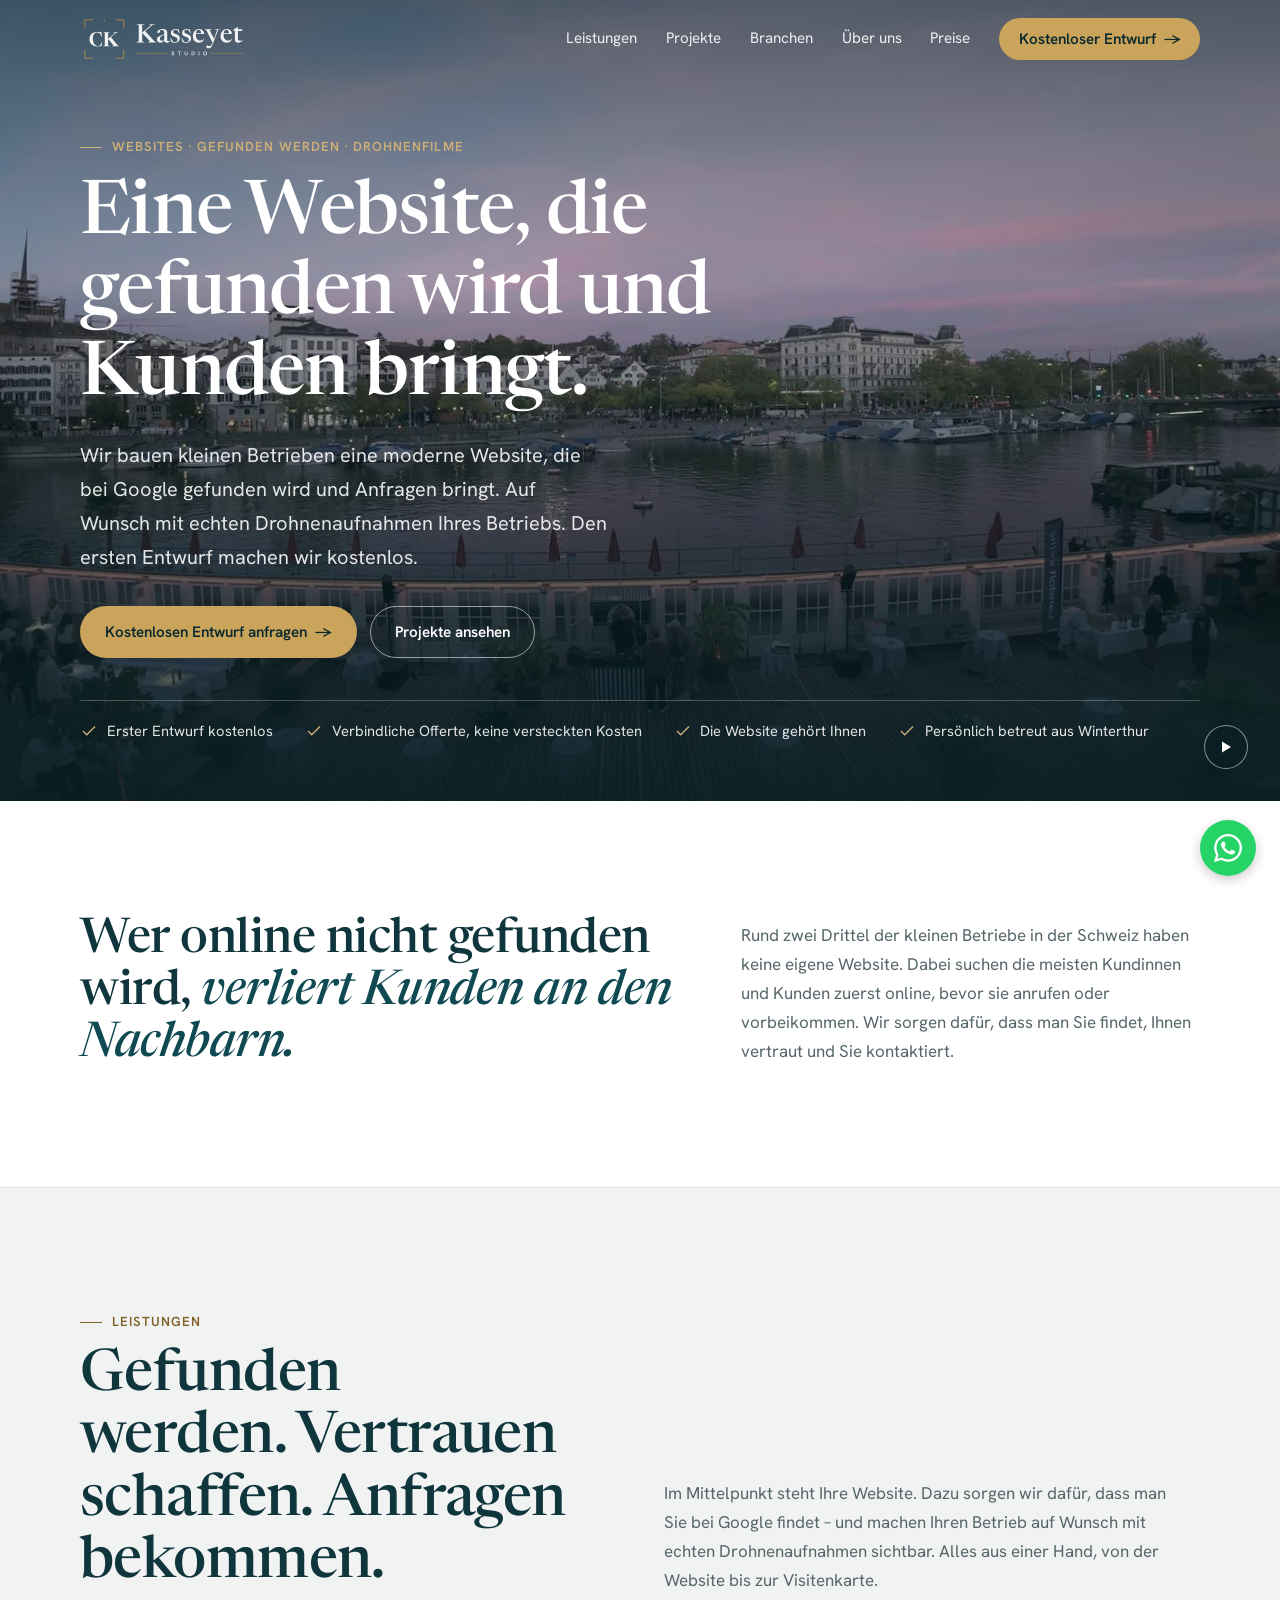
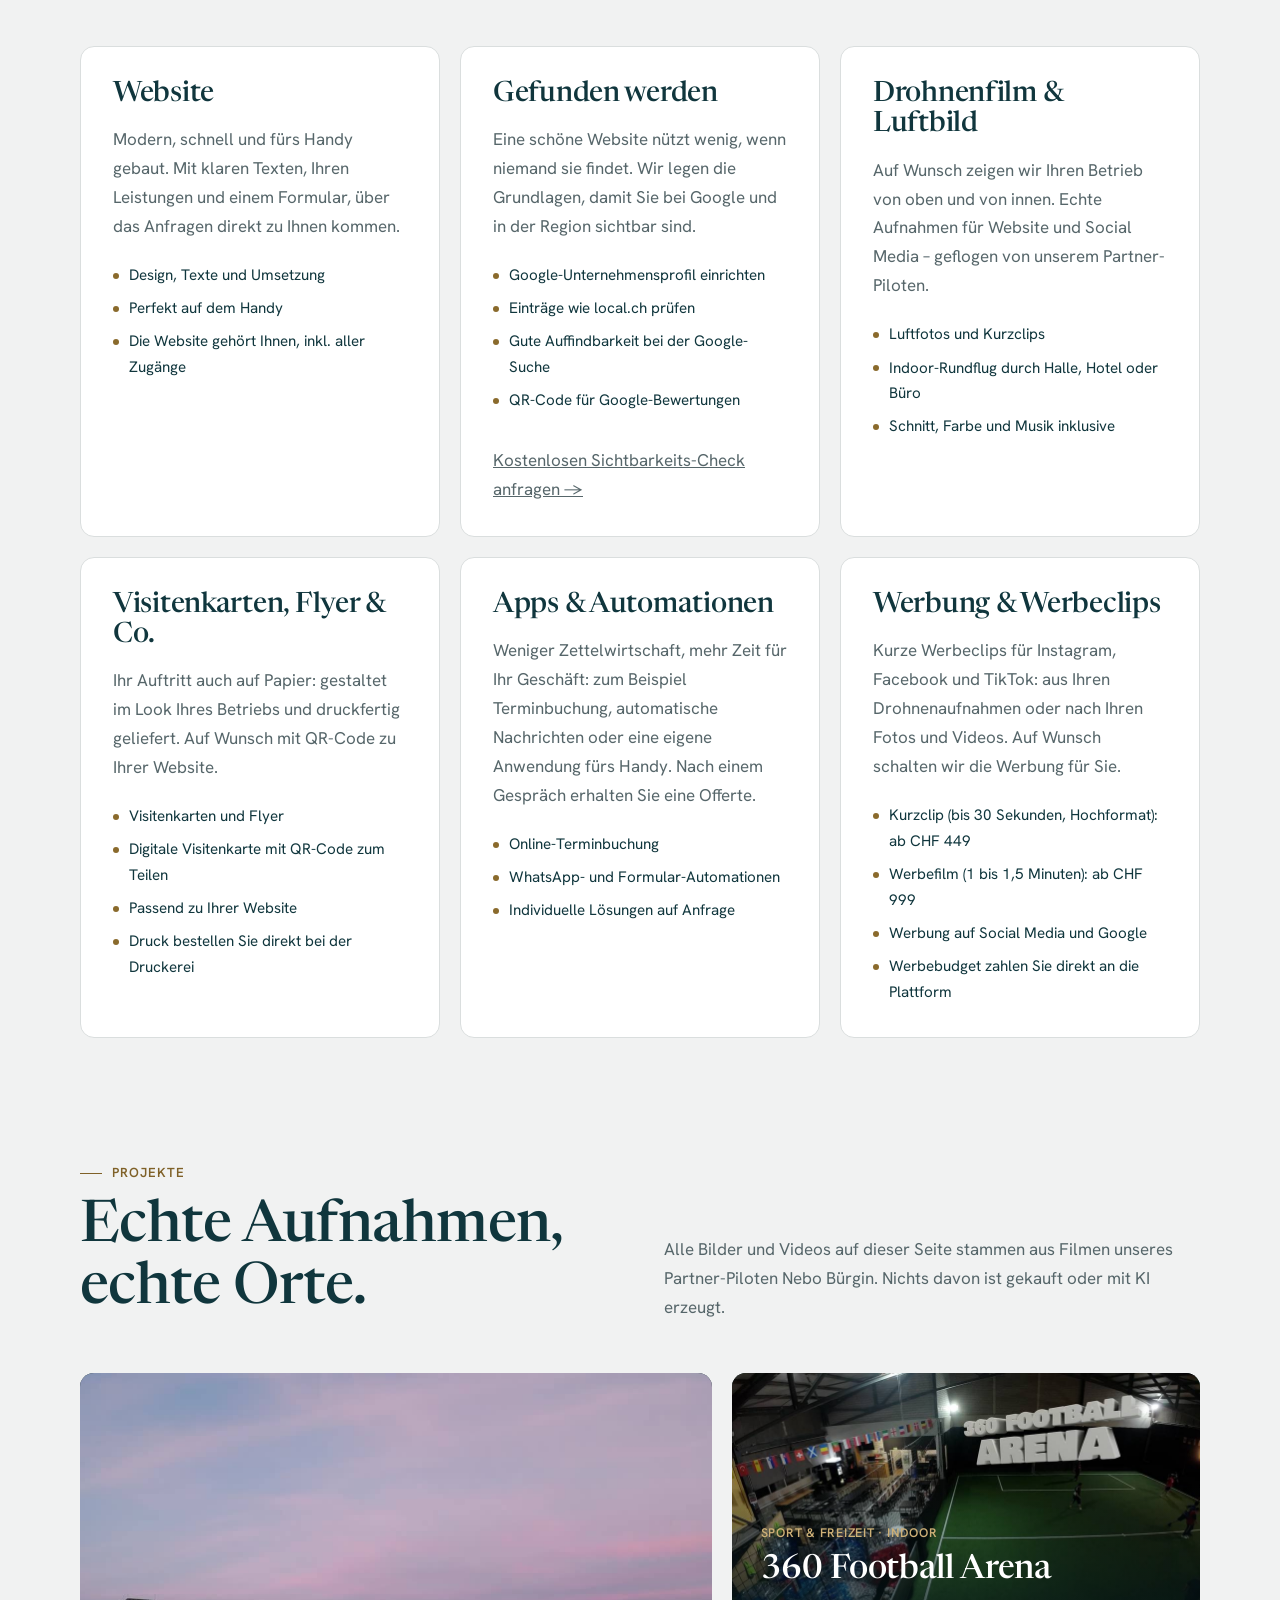
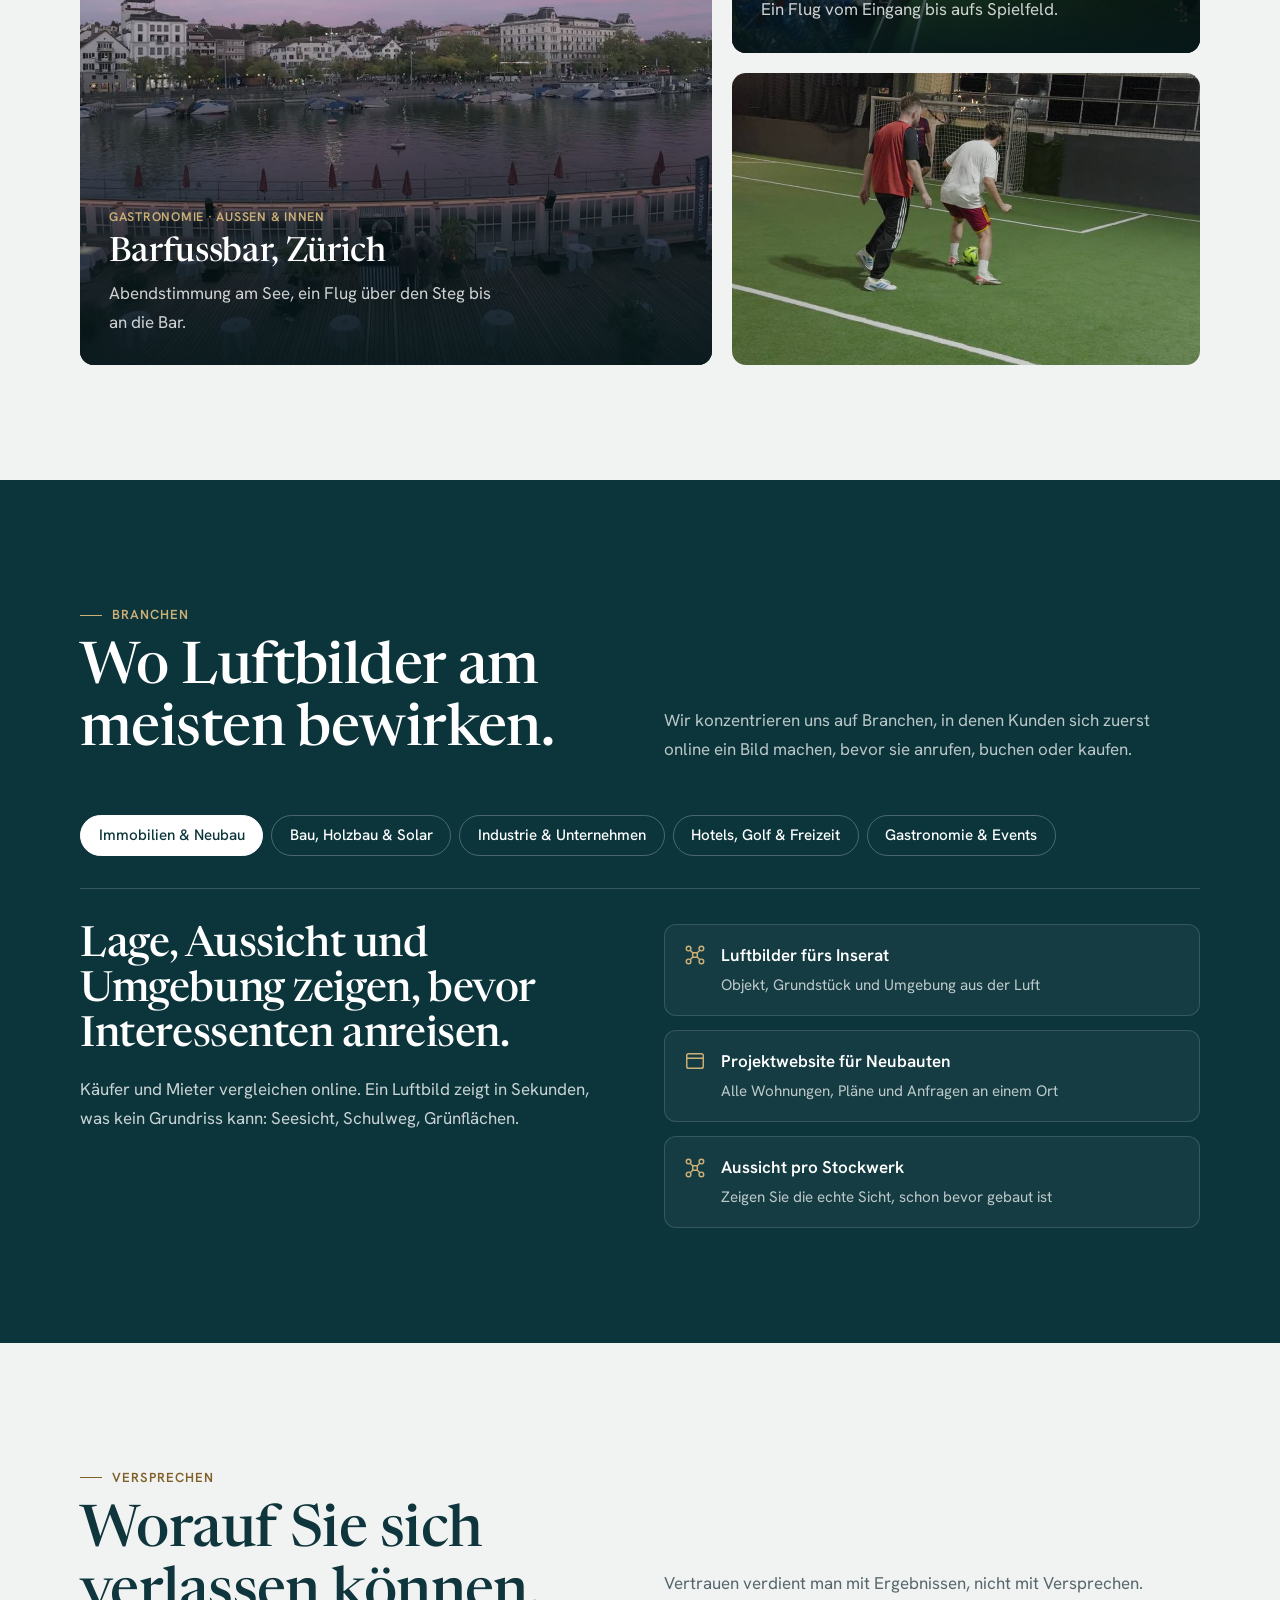
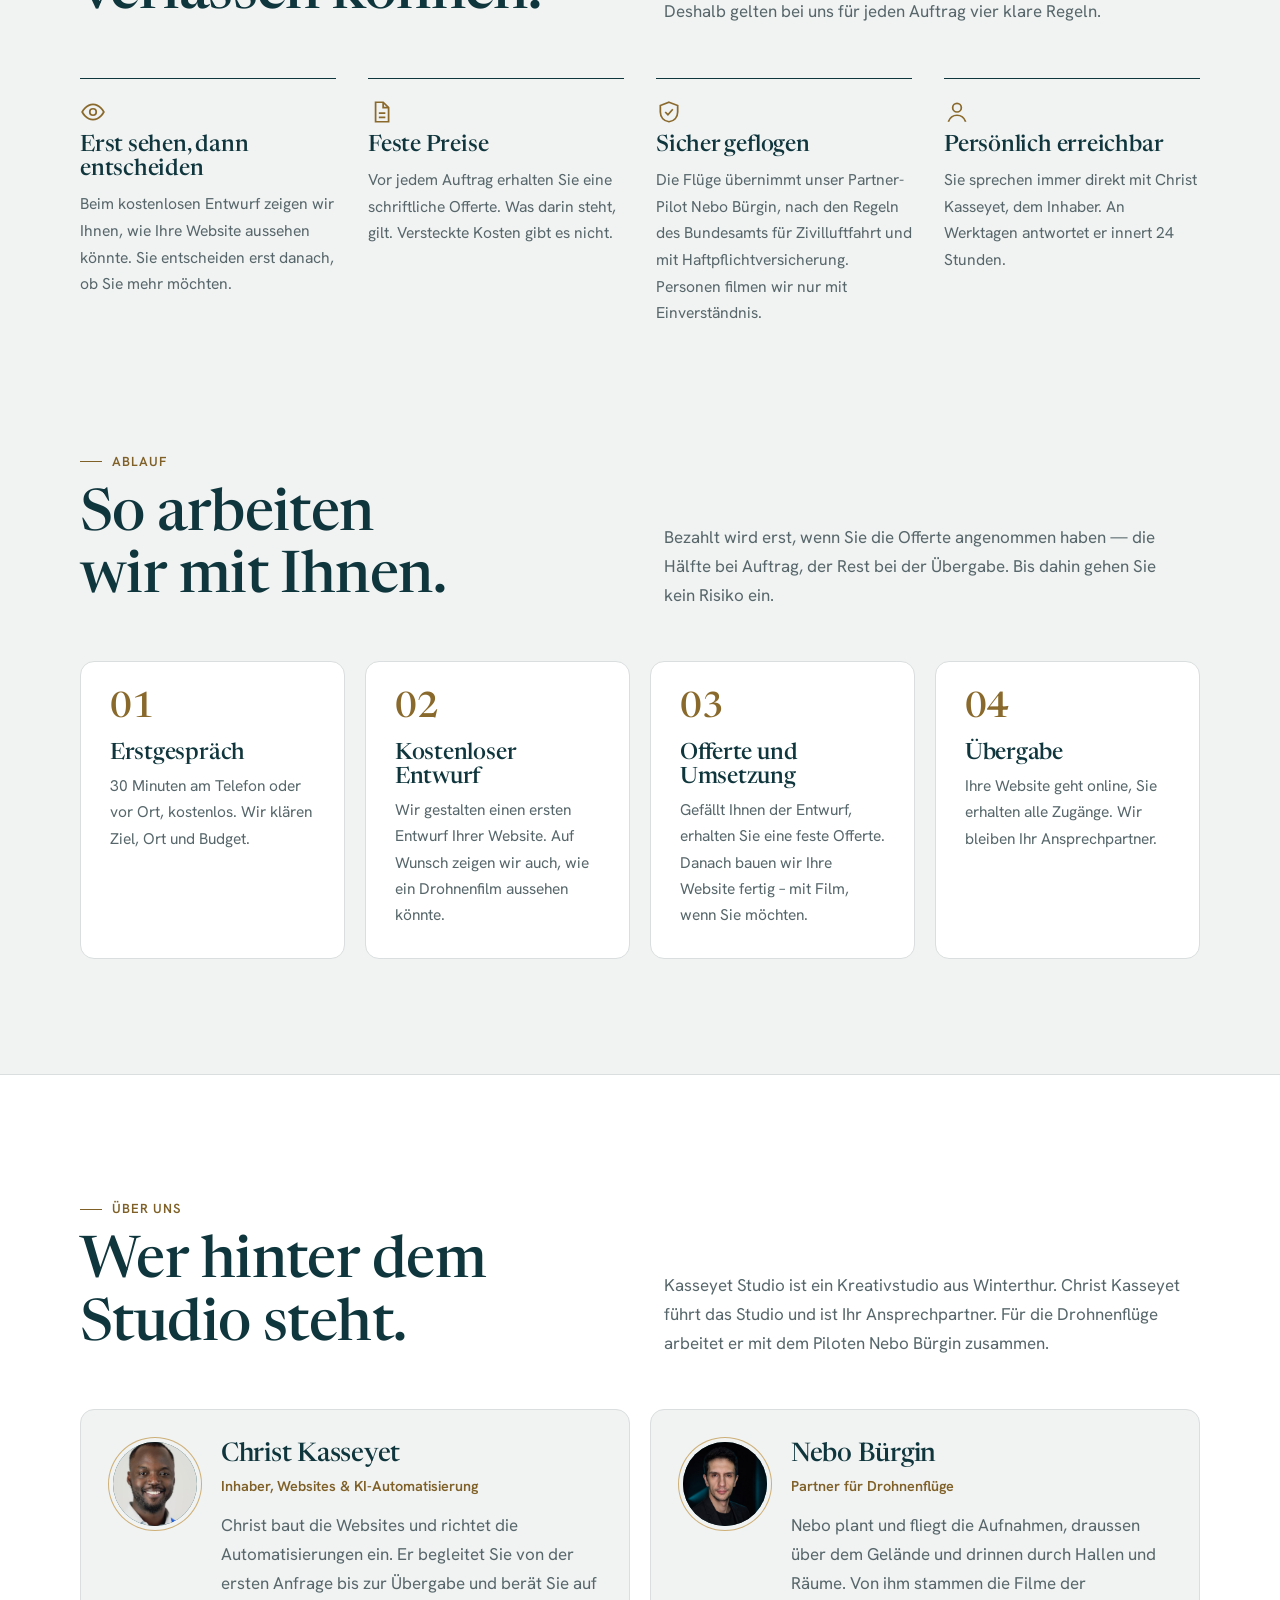
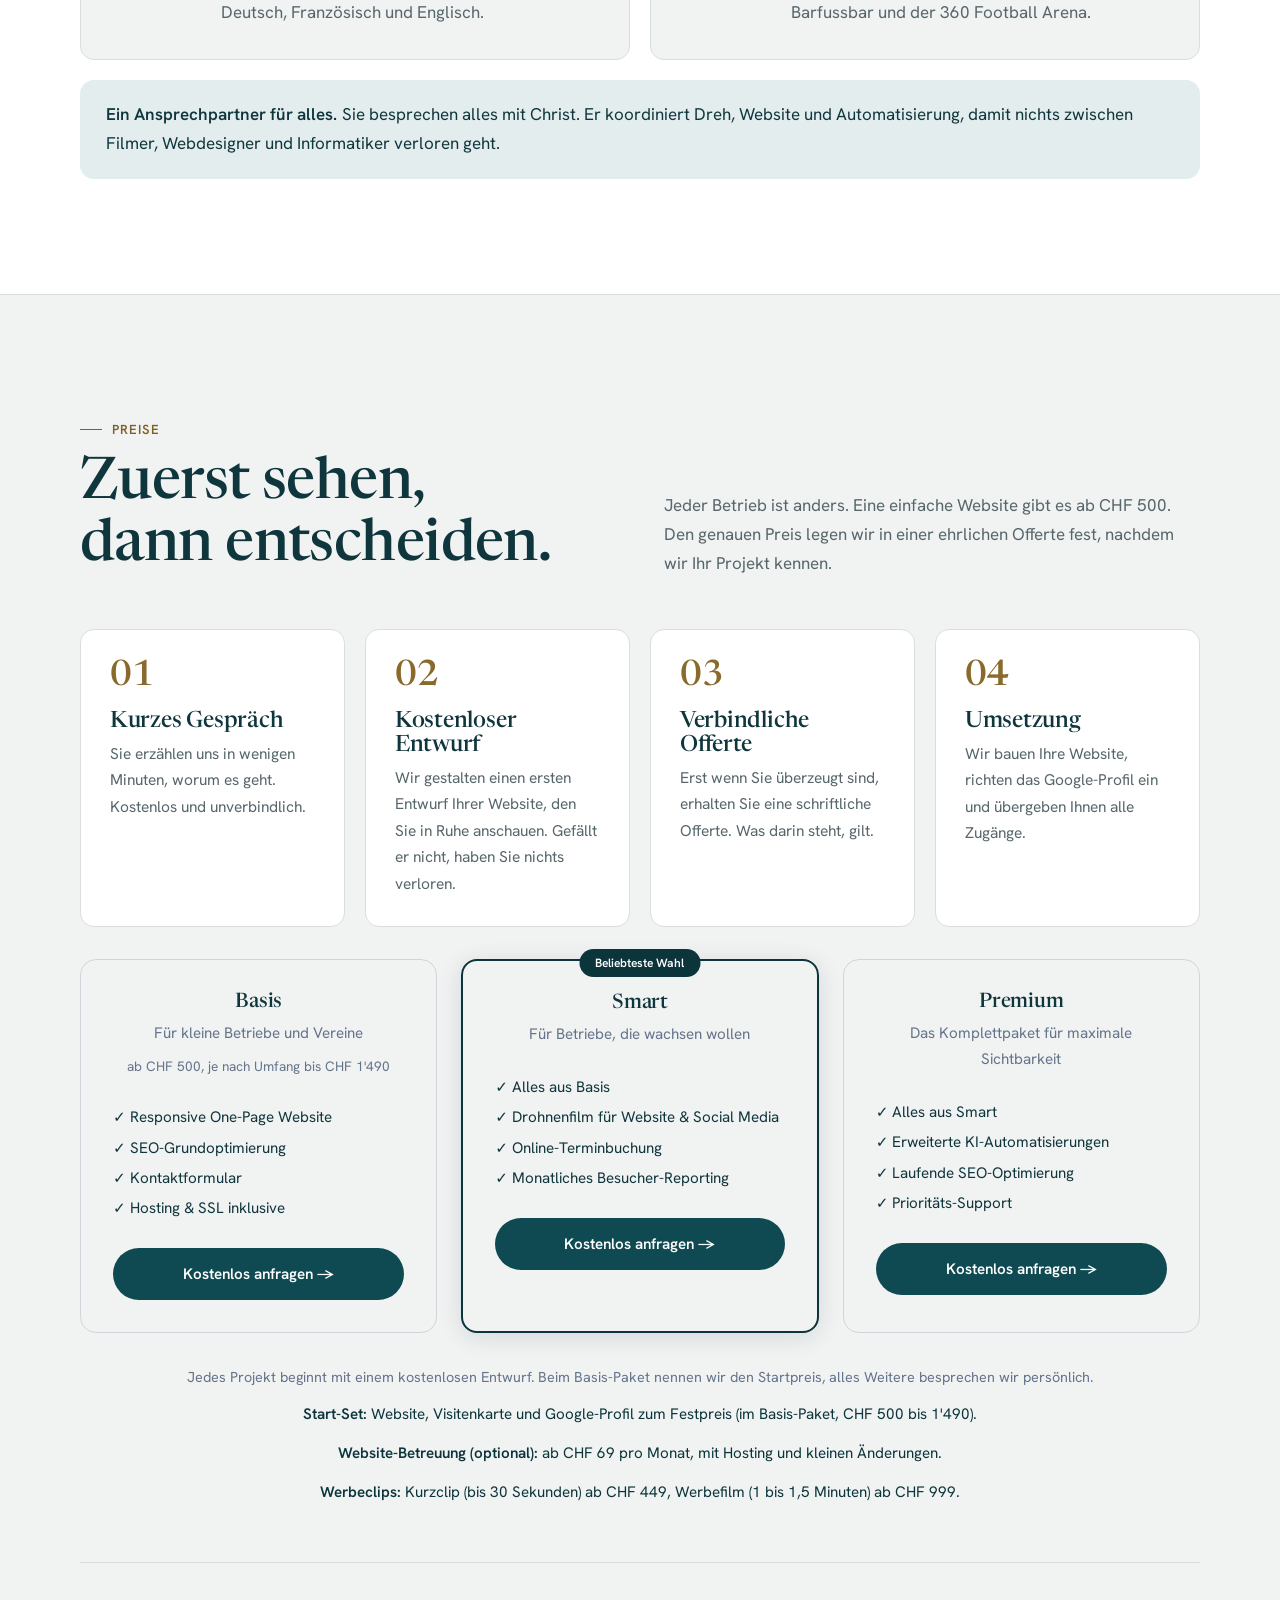
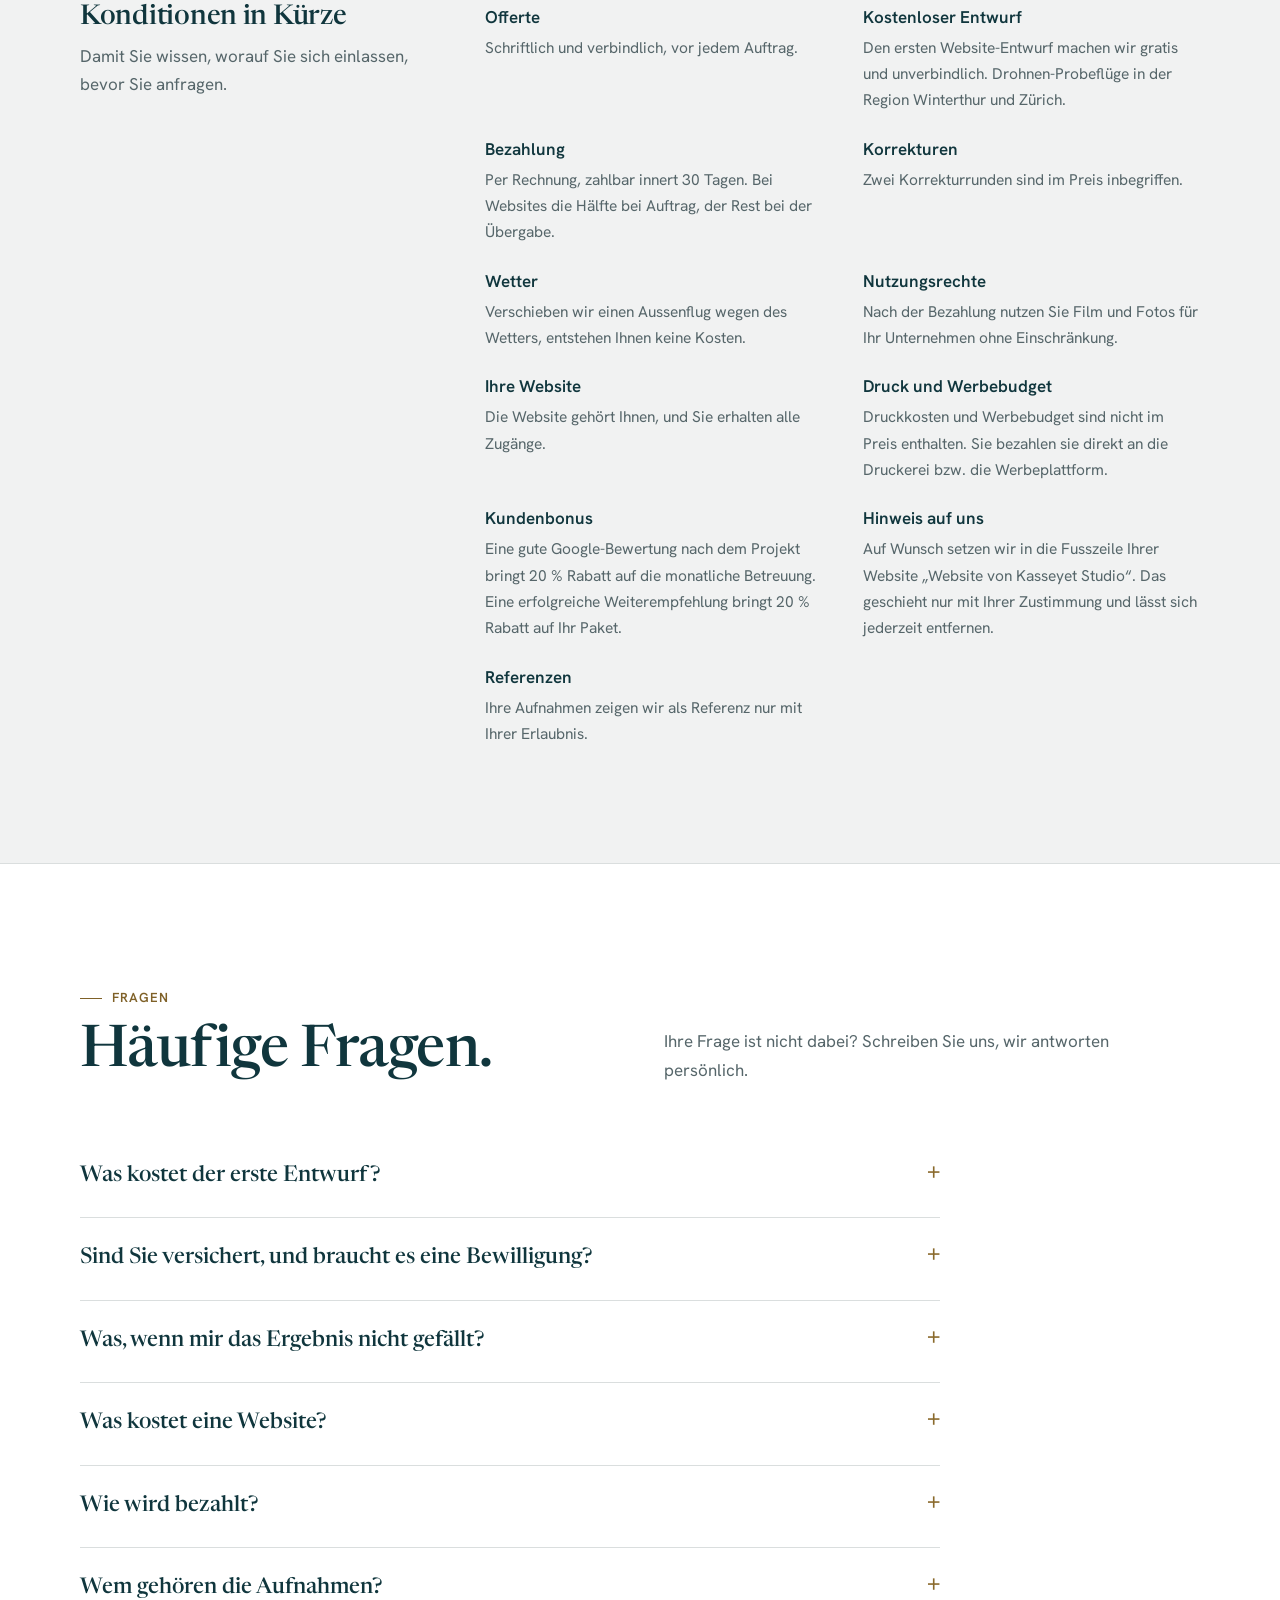
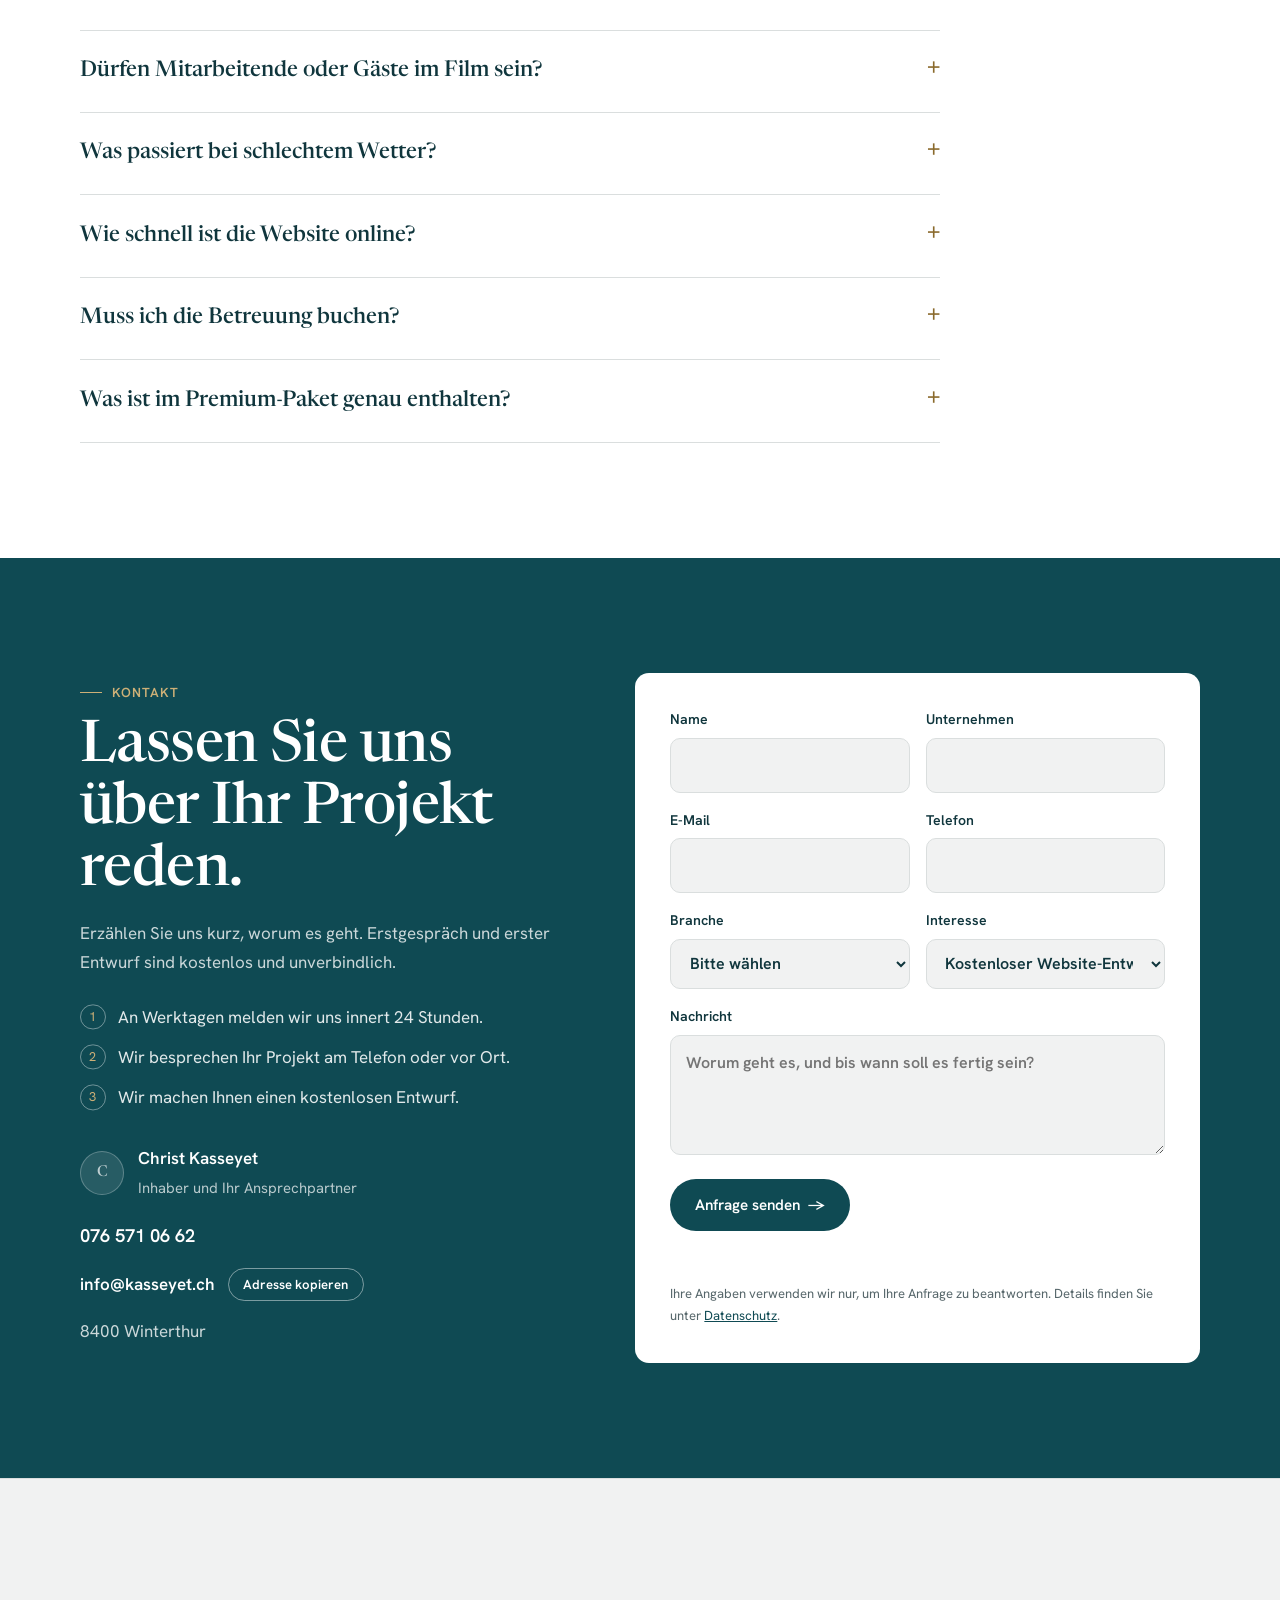
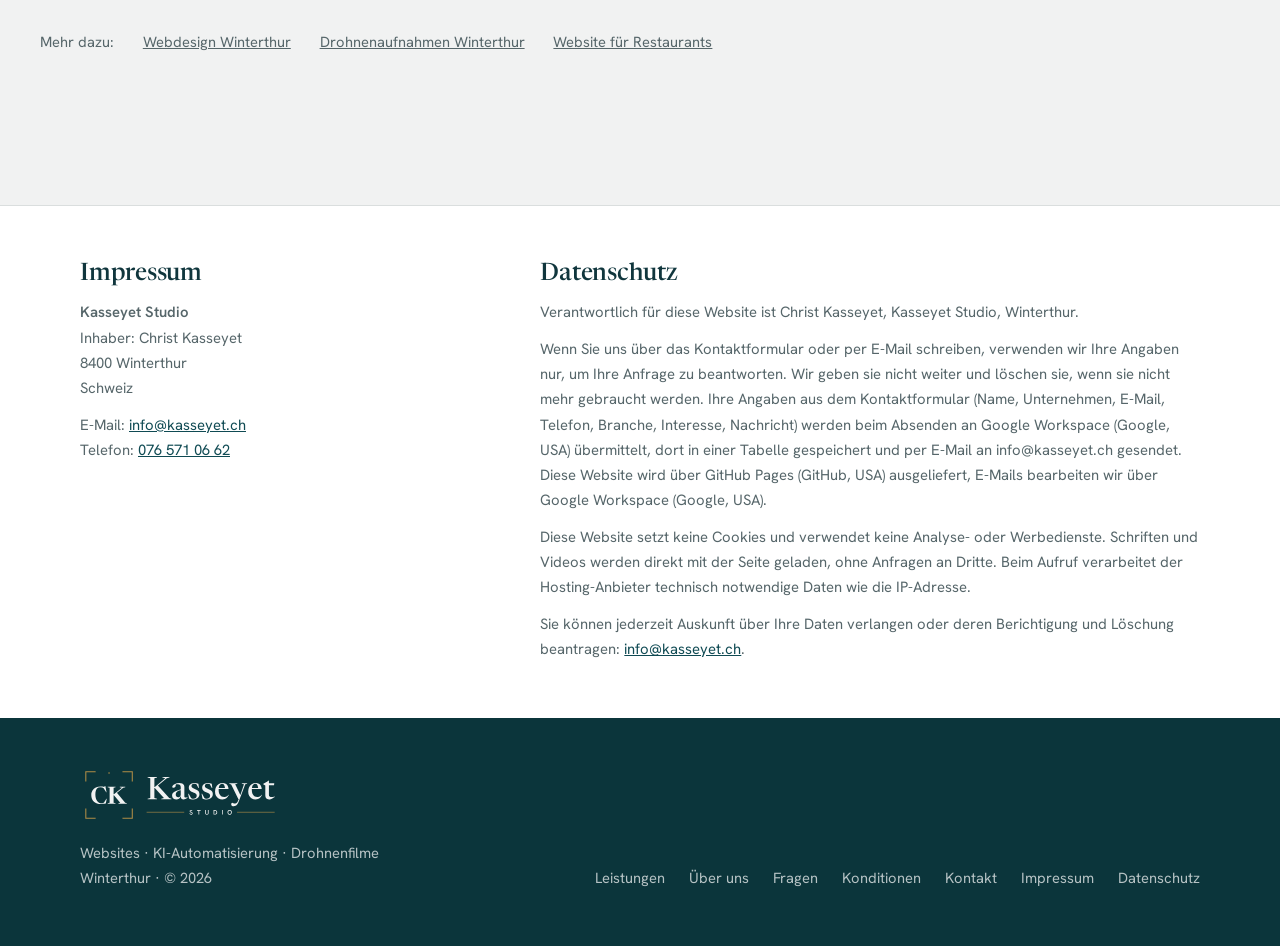
<file: index.html>
<!doctype html>
<html lang="de-CH">
<head>
<meta charset="utf-8">
<meta name="viewport" content="width=device-width, initial-scale=1, viewport-fit=cover">
<title>Webdesign Winterthur für KMU – Kasseyet Studio</title>
<meta name="description" content="Kasseyet Studio aus Winterthur baut Websites mit KI-Automatisierung für KMU, die bei Google gefunden werden und Kunden bringen. Auf Wunsch mit Drohnenaufnahmen. Kostenloser Entwurf.">
<meta name="theme-color" content="#0B353B">
<link rel="canonical" href="https://kasseyet.ch/">
<meta name="robots" content="index, follow, max-image-preview:large">
<link rel="preload" as="image" href="assets/poster-barfussbar.jpg" fetchpriority="high">
<link rel="preload" as="font" type="font/woff2" href="assets/fonts/newsreader-600.woff2" crossorigin>
<link rel="preload" as="font" type="font/woff2" href="assets/fonts/hanken-400.woff2" crossorigin>
<link rel="preload" as="style" href="assets/styles.css">
<link rel="icon" type="image/svg+xml" href="assets/favicon.svg">
<meta property="og:type" content="website">
<meta property="og:title" content="Kasseyet Studio – Websites, die gefunden werden">
<meta property="og:description" content="Websites mit KI-Automatisierung für KMU – gefunden werden und Kunden bringen. Aus Winterthur, mit kostenlosem Entwurf.">
<meta property="og:locale" content="de_CH">
<meta property="og:url" content="https://kasseyet.ch/">
<meta property="og:site_name" content="Kasseyet Studio">
<meta property="og:image" content="https://kasseyet.ch/assets/preview.jpg">
<meta property="og:image:width" content="1200">
<meta property="og:image:height" content="630">
<meta property="og:image:alt" content="Kasseyet Studio – Websites, die gefunden werden">
<meta name="twitter:card" content="summary_large_image">
<meta name="twitter:title" content="Kasseyet Studio – Websites, die gefunden werden">
<meta name="twitter:description" content="Websites mit KI-Automatisierung für KMU – gefunden werden und Kunden bringen. Aus Winterthur, mit kostenlosem Entwurf.">
<meta name="twitter:image" content="https://kasseyet.ch/assets/preview.jpg">
<script type="application/ld+json">{"@context":"https://schema.org","@type":"ProfessionalService","@id":"https://kasseyet.ch/#studio","name":"Kasseyet Studio","url":"https://kasseyet.ch/","description":"Websites, KI-Automatisierung und Drohnenfilme für KMU in der Region Winterthur und Zürich","email":"info@kasseyet.ch","telephone":"+41765710662","image":"https://kasseyet.ch/assets/preview.jpg","logo":"https://kasseyet.ch/assets/favicon.svg","currenciesAccepted":"CHF","paymentAccepted":"Rechnung","address":{"@type":"PostalAddress","postalCode":"8400","addressLocality":"Winterthur","addressRegion":"ZH","addressCountry":"CH"},"areaServed":[{"@type":"City","name":"Winterthur"},{"@type":"City","name":"Zürich"}],"knowsLanguage":["de","fr","en"],"founder":{"@type":"Person","name":"Christ Kasseyet","jobTitle":"Inhaber"},"employee":[{"@type":"Person","name":"Christ Kasseyet","jobTitle":"Inhaber"},{"@type":"Person","name":"Nebo Bürgin","jobTitle":"Partner für Drohnenflüge"}],"makesOffer":[{"@type":"Offer","name":"Basis","description":"Für kleine Betriebe und Vereine"},{"@type":"Offer","name":"Smart","description":"Für Betriebe, die wachsen wollen"},{"@type":"Offer","name":"Premium","description":"Das Komplettpaket für maximale Sichtbarkeit"}]}</script>
<script type="application/ld+json">{"@context":"https://schema.org","@type":"FAQPage","mainEntity":[{"@type":"Question","name":"Was kostet der erste Entwurf?","acceptedAnswer":{"@type":"Answer","text":"Nichts. Wir gestalten Ihnen kostenlos und unverbindlich einen ersten Entwurf Ihrer Website. Gefällt er Ihnen, reden wir weiter. Wenn nicht, haben Sie nichts verloren."}},{"@type":"Question","name":"Sind Sie versichert, und braucht es eine Bewilligung?","acceptedAnswer":{"@type":"Answer","text":"Die Flüge übernimmt unser Partner-Pilot. Er ist haftpflichtversichert und fliegt nach den Regeln des Bundesamts für Zivilluftfahrt. Für die meisten Flüge braucht es keine Bewilligung. Wir prüfen vor jedem Flug die Flugzonen, zum Beispiel in der Nähe von Flughäfen oder Naturschutzgebieten, und klären nötige Bewilligungen für Sie."}},{"@type":"Question","name":"Was, wenn mir das Ergebnis nicht gefällt?","acceptedAnswer":{"@type":"Answer","text":"Sie sehen zuerst eine Vorschau und geben uns Rückmeldung. Zwei Korrekturrunden sind im Preis inbegriffen. Beim kostenlosen Entwurf gehen Sie ohnehin kein Risiko ein."}},{"@type":"Question","name":"Was kostet eine Website?","acceptedAnswer":{"@type":"Answer","text":"Eine einfache One-Page-Website (Basis) gibt es ab CHF 500, je nach Umfang bis CHF 1'490. Smart und Premium bieten wir nach Offerte an. Wir haben drei Pakete (Basis, Smart, Premium), die auf unterschiedliche Bedürfnisse zugeschnitten sind. Nach einem kurzen Gespräch erhalten Sie eine feste, schriftliche Offerte – der erste Entwurf ist kostenlos und unverbindlich."}},{"@type":"Question","name":"Wie wird bezahlt?","acceptedAnswer":{"@type":"Answer","text":"Per Rechnung, nachdem Sie die schriftliche Offerte angenommen haben. Bei Websites zahlen Sie die Hälfte bei Auftrag und den Rest bei der Übergabe."}},{"@type":"Question","name":"Wem gehören die Aufnahmen?","acceptedAnswer":{"@type":"Answer","text":"Nach der Bezahlung dürfen Sie die Aufnahmen für Ihr Unternehmen frei nutzen: auf der Website, auf Social Media und in Inseraten. Als Referenz zeigen wir sie nur mit Ihrer Erlaubnis."}},{"@type":"Question","name":"Dürfen Mitarbeitende oder Gäste im Film sein?","acceptedAnswer":{"@type":"Answer","text":"Ja, aber nur mit ihrem Einverständnis. Wir planen den Dreh so, dass alle Beteiligten informiert sind."}},{"@type":"Question","name":"Was passiert bei schlechtem Wetter?","acceptedAnswer":{"@type":"Answer","text":"Dann verschieben wir den Aussenflug ohne Kosten. Innenaufnahmen sind vom Wetter unabhängig."}},{"@type":"Question","name":"Wie schnell ist die Website online?","acceptedAnswer":{"@type":"Answer","text":"Eine einfache Seite ist in rund zwei Wochen online. Grössere Projekte planen wir gemeinsam."}},{"@type":"Question","name":"Muss ich die Betreuung buchen?","acceptedAnswer":{"@type":"Answer","text":"Nein. Die Betreuung ist freiwillig und monatlich kündbar. Die Website gehört Ihnen, und Sie erhalten alle Zugänge."}},{"@type":"Question","name":"Was ist im Premium-Paket genau enthalten?","acceptedAnswer":{"@type":"Answer","text":"Premium enthält alles aus Smart, dazu erweiterte KI-Automatisierungen, laufende SEO-Optimierung, ein Social-Media-Starterpaket (5 fertig geschnittene Kurzclips im Hochformat für Instagram und TikTok aus Ihrem Drohnenfilm, plus 3 Fotos im Postformat) sowie Prioritäts-Support. Die genaue Zusammenstellung besprechen wir im kostenlosen Gespräch."}}]}</script>
<style>
@font-face{font-family:Newsreader;font-style:normal;font-weight:500;font-display:swap;src:url(assets/fonts/newsreader-500.woff2) format("woff2")}
@font-face{font-family:Newsreader;font-style:normal;font-weight:600;font-display:swap;src:url(assets/fonts/newsreader-600.woff2) format("woff2")}
@font-face{font-family:Newsreader;font-style:italic;font-weight:500;font-display:swap;src:url(assets/fonts/newsreader-500i.woff2) format("woff2")}
@font-face{font-family:"Hanken Grotesk";font-style:normal;font-weight:400;font-display:swap;src:url(assets/fonts/hanken-400.woff2) format("woff2")}
@font-face{font-family:"Hanken Grotesk";font-style:normal;font-weight:500;font-display:swap;src:url(assets/fonts/hanken-500.woff2) format("woff2")}
@font-face{font-family:"Hanken Grotesk";font-style:normal;font-weight:600;font-display:swap;src:url(assets/fonts/hanken-600.woff2) format("woff2")}
</style>
<link rel="stylesheet" href="assets/styles.css">
</head>
<body>
<a class="skip" href="#inhalt">Zum Inhalt springen</a>

<header class="top" id="top-bar">
  <div class="wrap">
    <a class="logo" href="#start" aria-label="Kasseyet Studio – zum Anfang"><span class="light"><img src="assets/logo-light.svg" width="173" height="50" alt="Kasseyet Studio" loading="eager"></span><span class="dark"><img src="assets/logo-dark.svg" width="173" height="50" alt="Kasseyet Studio" loading="eager"></span></a>
    <nav class="menu" id="menu" aria-label="Hauptmenü">
      <a href="#leistungen">Leistungen</a>
      <a href="#projekte">Projekte</a>
      <a href="#branchen">Branchen</a>
      <a href="#team">Über uns</a>
      <a href="#preise">Preise</a>
      <a class="btn btn-gold" href="#kontakt">Kostenloser Entwurf <span class="arrow">→</span></a>
    </nav>
    <button class="burger" id="burger" aria-label="Menü öffnen" aria-expanded="false" aria-controls="menu">
      <svg width="26" height="26" viewBox="0 0 26 26" fill="none" stroke="currentColor" stroke-width="1.8"><path id="bpath" d="M3 8h20M3 13h20M3 18h20"/></svg>
    </button>
  </div>
</header>

<main id="start">
  <section class="hero" aria-label="Einleitung" style="padding:0">
    <video id="heroVideo" autoplay muted loop playsinline preload="auto" poster="assets/poster-barfussbar.jpg" aria-hidden="true"></video>
    <button class="vctl" id="vctl" type="button" aria-label="Video anhalten"><svg id="vicon" width="16" height="16" viewBox="0 0 16 16" fill="currentColor"><rect x="3" y="2" width="3.5" height="12" rx="1"/><rect x="9.5" y="2" width="3.5" height="12" rx="1"/></svg></button>
    <div class="wrap">
      <span class="eyebrow">Websites · gefunden werden · Drohnenfilme</span>
      <h1>Eine Website, die gefunden wird und Kunden bringt.</h1>
      <p class="lead">Wir bauen kleinen Betrieben eine moderne Website, die bei Google gefunden wird und Anfragen bringt. Auf Wunsch mit echten Drohnenaufnahmen Ihres Betriebs. Den ersten Entwurf machen wir kostenlos.</p>
      <div class="actions">
        <a class="btn btn-gold" href="#kontakt">Kostenlosen Entwurf anfragen <span class="arrow">→</span></a>
        <a class="btn btn-line" href="#projekte">Projekte ansehen</a>
      </div>
      <div class="facts">
        <div><svg aria-hidden="true" width="18" height="18" viewBox="0 0 24 24" fill="none" stroke="currentColor" stroke-width="1.8"><path d="M4 12l5 5L20 6"/></svg>Erster Entwurf kostenlos</div>
        <div><svg aria-hidden="true" width="18" height="18" viewBox="0 0 24 24" fill="none" stroke="currentColor" stroke-width="1.8"><path d="M4 12l5 5L20 6"/></svg>Verbindliche Offerte, keine versteckten Kosten</div>
        <div><svg aria-hidden="true" width="18" height="18" viewBox="0 0 24 24" fill="none" stroke="currentColor" stroke-width="1.8"><path d="M4 12l5 5L20 6"/></svg>Die Website gehört Ihnen</div>
        <div><svg aria-hidden="true" width="18" height="18" viewBox="0 0 24 24" fill="none" stroke="currentColor" stroke-width="1.8"><path d="M4 12l5 5L20 6"/></svg>Persönlich betreut aus Winterthur</div>
      </div>
    </div>
  </section>

  <section class="statement" id="inhalt">
    <div class="wrap">
      <h2>Wer online nicht gefunden wird, <em>verliert Kunden an den Nachbarn.</em></h2>
      <p>Rund zwei Drittel der kleinen Betriebe in der Schweiz haben keine eigene Website. Dabei suchen die meisten Kundinnen und Kunden zuerst online, bevor sie anrufen oder vorbeikommen. Wir sorgen dafür, dass man Sie findet, Ihnen vertraut und Sie kontaktiert.</p>
    </div>
  </section>

  <section id="leistungen">
    <div class="wrap">
      <div class="head">
        <div><span class="eyebrow">Leistungen</span><h2>Gefunden werden. Vertrauen schaffen. Anfragen bekommen.</h2></div>
        <p>Im Mittelpunkt steht Ihre Website. Dazu sorgen wir dafür, dass man Sie bei Google findet – und machen Ihren Betrieb auf Wunsch mit echten Drohnenaufnahmen sichtbar. Alles aus einer Hand, von der Website bis zur Visitenkarte.</p>
      </div>
      <div class="services">
        <article class="svc">
          <h3>Website</h3>
          <p>Modern, schnell und fürs Handy gebaut. Mit klaren Texten, Ihren Leistungen und einem Formular, über das Anfragen direkt zu Ihnen kommen.</p>
          <ul><li>Design, Texte und Umsetzung</li><li>Perfekt auf dem Handy</li><li>Die Website gehört Ihnen, inkl. aller Zugänge</li></ul>
        </article>
        <article class="svc">
          <h3>Gefunden werden</h3>
          <p>Eine schöne Website nützt wenig, wenn niemand sie findet. Wir legen die Grundlagen, damit Sie bei Google und in der Region sichtbar sind.</p>
          <ul><li>Google-Unternehmensprofil einrichten</li><li>Einträge wie local.ch prüfen</li><li>Gute Auffindbarkeit bei der Google-Suche</li><li>QR-Code für Google-Bewertungen</li></ul>
          <p style="margin-top:1rem"><a href="#kontakt">Kostenlosen Sichtbarkeits-Check anfragen →</a></p>
        </article>
        <article class="svc">
          <h3>Drohnenfilm & Luftbild</h3>
          <p>Auf Wunsch zeigen wir Ihren Betrieb von oben und von innen. Echte Aufnahmen für Website und Social Media – geflogen von unserem Partner-Piloten.</p>
          <ul><li>Luftfotos und Kurzclips</li><li>Indoor-Rundflug durch Halle, Hotel oder Büro</li><li>Schnitt, Farbe und Musik inklusive</li></ul>
        </article>
        <article class="svc">
          <h3>Visitenkarten, Flyer & Co.</h3>
          <p>Ihr Auftritt auch auf Papier: gestaltet im Look Ihres Betriebs und druckfertig geliefert. Auf Wunsch mit QR-Code zu Ihrer Website.</p>
          <ul><li>Visitenkarten und Flyer</li><li>Digitale Visitenkarte mit QR-Code zum Teilen</li><li>Passend zu Ihrer Website</li><li>Druck bestellen Sie direkt bei der Druckerei</li></ul>
        </article>
        <article class="svc">
          <h3>Apps & Automationen</h3>
          <p>Weniger Zettelwirtschaft, mehr Zeit für Ihr Geschäft: zum Beispiel Terminbuchung, automatische Nachrichten oder eine eigene Anwendung fürs Handy. Nach einem Gespräch erhalten Sie eine Offerte.</p>
          <ul><li>Online-Terminbuchung</li><li>WhatsApp- und Formular-Automationen</li><li>Individuelle Lösungen auf Anfrage</li></ul>
        </article>
        <article class="svc">
          <h3>Werbung & Werbeclips</h3>
          <p>Kurze Werbeclips für Instagram, Facebook und TikTok: aus Ihren Drohnenaufnahmen oder nach Ihren Fotos und Videos. Auf Wunsch schalten wir die Werbung für Sie.</p>
          <ul><li>Kurzclip (bis 30 Sekunden, Hochformat): ab CHF 449</li><li>Werbefilm (1 bis 1,5 Minuten): ab CHF 999</li><li>Werbung auf Social Media und Google</li><li>Werbebudget zahlen Sie direkt an die Plattform</li></ul>
        </article>
      </div>
    </div>
  </section>

  <section id="projekte" class="tight">
    <div class="wrap">
      <div class="head">
        <div><span class="eyebrow">Projekte</span><h2>Echte Aufnahmen, echte Orte.</h2></div>
        <p>Alle Bilder und Videos auf dieser Seite stammen aus Filmen unseres Partner-Piloten Nebo Bürgin. Nichts davon ist gekauft oder mit KI erzeugt.</p>
      </div>
      <div class="work">
        <figure class="case">
          <video muted loop playsinline preload="none" data-src="bar" poster="assets/poster-barfussbar.jpg" aria-label="Drohnenfilm der Barfussbar Zürich"></video>
          <figcaption><span class="tag">Gastronomie · Aussen & Innen</span><h3>Barfussbar, Zürich</h3><p>Abendstimmung am See, ein Flug über den Steg bis an die Bar.</p></figcaption>
        </figure>
        <div class="stack">
          <figure class="case">
            <video muted loop playsinline preload="none" data-src="arena" poster="assets/poster-arena.jpg" aria-label="Drohnenfilm der 360 Football Arena"></video>
            <figcaption><span class="tag">Sport & Freizeit · Indoor</span><h3>360 Football Arena</h3><p>Ein Flug vom Eingang bis aufs Spielfeld.</p></figcaption>
          </figure>
          <figure class="shot"><img src="assets/arena-spieler.jpg" alt="Spieler auf dem Kunstrasen der 360 Football Arena, aus dem Drohnenfilm" loading="lazy" decoding="async" width="1000" height="563"></figure>
        </div>
      </div>
    </div>
  </section>

  <section id="branchen" class="industries">
    <div class="wrap">
      <div class="head">
        <div><span class="eyebrow">Branchen</span><h2>Wo Luftbilder am meisten bewirken.</h2></div>
        <p>Wir konzentrieren uns auf Branchen, in denen Kunden sich zuerst online ein Bild machen, bevor sie anrufen, buchen oder kaufen.</p>
      </div>
      <div class="tabs" role="tablist" aria-label="Branchen">
        <button class="tab" role="tab" aria-selected="true" aria-controls="p1" id="t1">Immobilien & Neubau</button>
        <button class="tab" role="tab" aria-selected="false" aria-controls="p2" id="t2">Bau, Holzbau & Solar</button>
        <button class="tab" role="tab" aria-selected="false" aria-controls="p3" id="t3">Industrie & Unternehmen</button>
        <button class="tab" role="tab" aria-selected="false" aria-controls="p4" id="t4">Hotels, Golf & Freizeit</button>
        <button class="tab" role="tab" aria-selected="false" aria-controls="p5" id="t5">Gastronomie & Events</button>
      </div>
      <div class="panel" role="tabpanel" id="p1" aria-labelledby="t1"><div><h3>Lage, Aussicht und Umgebung zeigen, bevor Interessenten anreisen.</h3><p class="why">Käufer und Mieter vergleichen online. Ein Luftbild zeigt in Sekunden, was kein Grundriss kann: Seesicht, Schulweg, Grünflächen.</p></div><div class="deliver"><div><svg aria-hidden="true" width="22" height="22" viewBox="0 0 24 24" fill="none" stroke="currentColor" stroke-width="1.6"><circle cx="5" cy="5" r="2.5"/><circle cx="19" cy="5" r="2.5"/><circle cx="5" cy="19" r="2.5"/><circle cx="19" cy="19" r="2.5"/><path d="M7 7l3 3m7-3l-3 3M7 17l3-3m7 3l-3-3"/><rect x="9.5" y="9.5" width="5" height="5" rx="1"/></svg><p><b>Luftbilder fürs Inserat</b><span>Objekt, Grundstück und Umgebung aus der Luft</span></p></div><div><svg aria-hidden="true" width="22" height="22" viewBox="0 0 24 24" fill="none" stroke="currentColor" stroke-width="1.6"><rect x="3" y="4" width="18" height="16" rx="2"/><path d="M3 9h18M7 6.5h.01M10 6.5h.01"/></svg><p><b>Projektwebsite für Neubauten</b><span>Alle Wohnungen, Pläne und Anfragen an einem Ort</span></p></div><div><svg aria-hidden="true" width="22" height="22" viewBox="0 0 24 24" fill="none" stroke="currentColor" stroke-width="1.6"><circle cx="5" cy="5" r="2.5"/><circle cx="19" cy="5" r="2.5"/><circle cx="5" cy="19" r="2.5"/><circle cx="19" cy="19" r="2.5"/><path d="M7 7l3 3m7-3l-3 3M7 17l3-3m7 3l-3-3"/><rect x="9.5" y="9.5" width="5" height="5" rx="1"/></svg><p><b>Aussicht pro Stockwerk</b><span>Zeigen Sie die echte Sicht, schon bevor gebaut ist</span></p></div></div></div>
<div class="panel" role="tabpanel" id="p2" aria-labelledby="t2" hidden><div><h3>Ihre besten Projekte als Referenz, die überzeugt.</h3><p class="why">Bauherren wollen sehen, was Sie schon gebaut haben. Von oben wirken Dächer, Holzbauten und Solaranlagen erst richtig.</p></div><div class="deliver"><div><svg aria-hidden="true" width="22" height="22" viewBox="0 0 24 24" fill="none" stroke="currentColor" stroke-width="1.6"><circle cx="5" cy="5" r="2.5"/><circle cx="19" cy="5" r="2.5"/><circle cx="5" cy="19" r="2.5"/><circle cx="19" cy="19" r="2.5"/><path d="M7 7l3 3m7-3l-3 3M7 17l3-3m7 3l-3-3"/><rect x="9.5" y="9.5" width="5" height="5" rx="1"/></svg><p><b>Referenzfilme von oben</b><span>Fertige Projekte eindrücklich festgehalten</span></p></div><div><svg aria-hidden="true" width="22" height="22" viewBox="0 0 24 24" fill="none" stroke="currentColor" stroke-width="1.6"><circle cx="5" cy="5" r="2.5"/><circle cx="19" cy="5" r="2.5"/><circle cx="5" cy="19" r="2.5"/><circle cx="19" cy="19" r="2.5"/><path d="M7 7l3 3m7-3l-3 3M7 17l3-3m7 3l-3-3"/><rect x="9.5" y="9.5" width="5" height="5" rx="1"/></svg><p><b>Baudokumentation</b><span>Fortschritt Monat für Monat aus der gleichen Perspektive</span></p></div><div><svg aria-hidden="true" width="22" height="22" viewBox="0 0 24 24" fill="none" stroke="currentColor" stroke-width="1.6"><rect x="3" y="4" width="18" height="16" rx="2"/><path d="M3 9h18M7 6.5h.01M10 6.5h.01"/></svg><p><b>Offerten und Stellen online</b><span>Kunden fragen direkt an, Fachkräfte bewerben sich einfacher</span></p></div></div></div>
<div class="panel" role="tabpanel" id="p3" aria-labelledby="t3" hidden><div><h3>Grösse, Technik und Team zeigen, für Kunden und neue Mitarbeitende.</h3><p class="why">Wer Fachkräfte sucht, muss zeigen, wo und wie gearbeitet wird. Ein Flug durch die Produktion sagt mehr als jede Stellenanzeige.</p></div><div class="deliver"><div><svg aria-hidden="true" width="22" height="22" viewBox="0 0 24 24" fill="none" stroke="currentColor" stroke-width="1.6"><circle cx="5" cy="5" r="2.5"/><circle cx="19" cy="5" r="2.5"/><circle cx="5" cy="19" r="2.5"/><circle cx="19" cy="19" r="2.5"/><path d="M7 7l3 3m7-3l-3 3M7 17l3-3m7 3l-3-3"/><rect x="9.5" y="9.5" width="5" height="5" rx="1"/></svg><p><b>Firmenfilm mit Indoor-Flug</b><span>In einem Zug durch Werkhalle, Labor und Büro</span></p></div><div><svg aria-hidden="true" width="22" height="22" viewBox="0 0 24 24" fill="none" stroke="currentColor" stroke-width="1.6"><rect x="3" y="4" width="18" height="16" rx="2"/><path d="M3 9h18M7 6.5h.01M10 6.5h.01"/></svg><p><b>Karriere-Website</b><span>Stellen, Team und Bewerbung einfach und modern</span></p></div><div><svg aria-hidden="true" width="22" height="22" viewBox="0 0 24 24" fill="none" stroke="currentColor" stroke-width="1.6"><path d="M4 12a8 8 0 0114-5.3M20 12a8 8 0 01-14 5.3"/><path d="M18 3v4h-4M6 21v-4h4"/></svg><p><b>Bewerbungen automatisch sortiert</b><span>Kein Dossier geht mehr verloren</span></p></div></div></div>
<div class="panel" role="tabpanel" id="p4" aria-labelledby="t4" hidden><div><h3>Mehr Direktbuchungen über Ihre eigene Website.</h3><p class="why">Buchungsplattformen verlangen für jede Buchung eine Provision. Wer auf der eigenen Website überzeugt, behält mehr vom Umsatz.</p></div><div class="deliver"><div><svg aria-hidden="true" width="22" height="22" viewBox="0 0 24 24" fill="none" stroke="currentColor" stroke-width="1.6"><circle cx="5" cy="5" r="2.5"/><circle cx="19" cy="5" r="2.5"/><circle cx="5" cy="19" r="2.5"/><circle cx="19" cy="19" r="2.5"/><path d="M7 7l3 3m7-3l-3 3M7 17l3-3m7 3l-3-3"/><rect x="9.5" y="9.5" width="5" height="5" rx="1"/></svg><p><b>Die Anlage aus der Luft</b><span>Hotel, Umgebung, Golfplatz oder Campingplatz auf einen Blick</span></p></div><div><svg aria-hidden="true" width="22" height="22" viewBox="0 0 24 24" fill="none" stroke="currentColor" stroke-width="1.6"><rect x="3" y="4" width="18" height="16" rx="2"/><path d="M3 9h18M7 6.5h.01M10 6.5h.01"/></svg><p><b>Website mit Buchung</b><span>Gäste buchen direkt bei Ihnen</span></p></div><div><svg aria-hidden="true" width="22" height="22" viewBox="0 0 24 24" fill="none" stroke="currentColor" stroke-width="1.6"><circle cx="5" cy="5" r="2.5"/><circle cx="19" cy="5" r="2.5"/><circle cx="5" cy="19" r="2.5"/><circle cx="19" cy="19" r="2.5"/><path d="M7 7l3 3m7-3l-3 3M7 17l3-3m7 3l-3-3"/><rect x="9.5" y="9.5" width="5" height="5" rx="1"/></svg><p><b>Saison-Clips</b><span>Frühling, Sommer, Herbst und Winter für Social Media</span></p></div></div></div>
<div class="panel" role="tabpanel" id="p5" aria-labelledby="t5" hidden><div><h3>Stimmung, die man spürt. Für Social Media und Events.</h3><p class="why">Gäste entscheiden oft auf Instagram oder TikTok. Kurze, echte Clips aus Ihrem Lokal bringen Reservationen und Eventanfragen.</p></div><div class="deliver"><div><svg aria-hidden="true" width="22" height="22" viewBox="0 0 24 24" fill="none" stroke="currentColor" stroke-width="1.6"><circle cx="5" cy="5" r="2.5"/><circle cx="19" cy="5" r="2.5"/><circle cx="5" cy="19" r="2.5"/><circle cx="19" cy="19" r="2.5"/><path d="M7 7l3 3m7-3l-3 3M7 17l3-3m7 3l-3-3"/><rect x="9.5" y="9.5" width="5" height="5" rx="1"/></svg><p><b>Kurzclips für Social Media</b><span>Fertig geschnitten für Instagram und TikTok</span></p></div><div><svg aria-hidden="true" width="22" height="22" viewBox="0 0 24 24" fill="none" stroke="currentColor" stroke-width="1.6"><circle cx="5" cy="5" r="2.5"/><circle cx="19" cy="5" r="2.5"/><circle cx="5" cy="19" r="2.5"/><circle cx="19" cy="19" r="2.5"/><path d="M7 7l3 3m7-3l-3 3M7 17l3-3m7 3l-3-3"/><rect x="9.5" y="9.5" width="5" height="5" rx="1"/></svg><p><b>Eventfilm</b><span>Firmenanlässe, Weihnachtsessen und Hochzeiten</span></p></div><div><svg aria-hidden="true" width="22" height="22" viewBox="0 0 24 24" fill="none" stroke="currentColor" stroke-width="1.6"><rect x="3" y="4" width="18" height="16" rx="2"/><path d="M3 9h18M7 6.5h.01M10 6.5h.01"/></svg><p><b>Location-Seite mit Anfrage</b><span>Räume, Kapazität und Anfrageformular</span></p></div></div></div>

    </div>
  </section>

  <section id="versprechen">
    <div class="wrap">
      <div class="head">
        <div><span class="eyebrow">Versprechen</span><h2>Worauf Sie sich verlassen können.</h2></div>
        <p>Vertrauen verdient man mit Ergebnissen, nicht mit Versprechen. Deshalb gelten bei uns für jeden Auftrag vier klare Regeln.</p>
      </div>
      <div class="trust">
        <div><svg aria-hidden="true" width="26" height="26" viewBox="0 0 24 24" fill="none" stroke="currentColor" stroke-width="1.6"><path d="M2 12s3.6-7 10-7 10 7 10 7-3.6 7-10 7S2 12 2 12z"/><circle cx="12" cy="12" r="3"/></svg><h3>Erst sehen, dann entscheiden</h3><p>Beim kostenlosen Entwurf zeigen wir Ihnen, wie Ihre Website aussehen könnte. Sie entscheiden erst danach, ob Sie mehr möchten.</p></div>
        <div><svg aria-hidden="true" width="26" height="26" viewBox="0 0 24 24" fill="none" stroke="currentColor" stroke-width="1.6"><path d="M7 3h7l5 5v13H7z"/><path d="M14 3v5h5M10 13h6M10 17h6"/></svg><h3>Feste Preise</h3><p>Vor jedem Auftrag erhalten Sie eine schriftliche Offerte. Was darin steht, gilt. Versteckte Kosten gibt es nicht.</p></div>
        <div><svg aria-hidden="true" width="26" height="26" viewBox="0 0 24 24" fill="none" stroke="currentColor" stroke-width="1.6"><path d="M12 3l8 3v6c0 5-3.4 8.3-8 9-4.6-.7-8-4-8-9V6z"/><path d="M8.5 12l2.5 2.5 4.5-5"/></svg><h3>Sicher geflogen</h3><p>Die Flüge übernimmt unser Partner-Pilot Nebo Bürgin, nach den Regeln des Bundesamts für Zivilluftfahrt und mit Haftpflichtversicherung. Personen filmen wir nur mit Einverständnis.</p></div>
        <div><svg aria-hidden="true" width="26" height="26" viewBox="0 0 24 24" fill="none" stroke="currentColor" stroke-width="1.6"><circle cx="12" cy="8" r="4"/><path d="M4 21c1.5-4 4.5-6 8-6s6.5 2 8 6"/></svg><h3>Persönlich erreichbar</h3><p>Sie sprechen immer direkt mit Christ Kasseyet, dem Inhaber. An Werktagen antwortet er innert 24 Stunden.</p></div>
      </div>
    </div>
  </section>

  <section id="ablauf" class="tight">
    <div class="wrap">
      <div class="head">
        <div><span class="eyebrow">Ablauf</span><h2>So arbeiten wir mit Ihnen.</h2></div>
        <p>Bezahlt wird erst, wenn Sie die Offerte angenommen haben — die Hälfte bei Auftrag, der Rest bei der Übergabe. Bis dahin gehen Sie kein Risiko ein.</p>
      </div>
      <div class="steps">
        <div class="step"><h3>Erstgespräch</h3><p>30 Minuten am Telefon oder vor Ort, kostenlos. Wir klären Ziel, Ort und Budget.</p></div>
        <div class="step"><h3>Kostenloser Entwurf</h3><p>Wir gestalten einen ersten Entwurf Ihrer Website. Auf Wunsch zeigen wir auch, wie ein Drohnenfilm aussehen könnte.</p></div>
        <div class="step"><h3>Offerte und Umsetzung</h3><p>Gefällt Ihnen der Entwurf, erhalten Sie eine feste Offerte. Danach bauen wir Ihre Website fertig – mit Film, wenn Sie möchten.</p></div>
        <div class="step"><h3>Übergabe</h3><p>Ihre Website geht online, Sie erhalten alle Zugänge. Wir bleiben Ihr Ansprechpartner.</p></div>
      </div>
    </div>
  </section>

  <section id="team" class="team-sec">
    <div class="wrap">
      <div class="head">
        <div><span class="eyebrow">Über uns</span><h2>Wer hinter dem Studio steht.</h2></div>
        <p>Kasseyet Studio ist ein Kreativstudio aus Winterthur. Christ Kasseyet führt das Studio und ist Ihr Ansprechpartner. Für die Drohnenflüge arbeitet er mit dem Piloten Nebo Bürgin zusammen.</p>
      </div>
      <div class="team">
        <article class="person">
          <img class="portrait portrait-img" src="assets/christ.jpg" alt="Christ Kasseyet, Inhaber von Kasseyet Studio" width="426" height="568" loading="lazy">
          <div>
            <h3>Christ Kasseyet</h3>
            <p class="role">Inhaber, Websites &amp; KI-Automatisierung</p>
            <p class="bio">Christ baut die Websites und richtet die Automatisierungen ein. Er begleitet Sie von der ersten Anfrage bis zur Übergabe und berät Sie auf Deutsch, Französisch und Englisch.</p>
          </div>
        </article>
        <article class="person">
          <img class="portrait portrait-img" src="assets/nebo.jpg" alt="Nebo Bürgin, Partner für Drohnenflüge bei Kasseyet Studio" width="500" height="624" loading="lazy">
          <div>
            <h3>Nebo Bürgin</h3>
            <p class="role">Partner für Drohnenflüge</p>
            <p class="bio">Nebo plant und fliegt die Aufnahmen, draussen über dem Gelände und drinnen durch Hallen und Räume. Von ihm stammen die Filme der Barfussbar und der 360 Football Arena.</p>
          </div>
        </article>
      </div>
      <p class="why-two"><b>Ein Ansprechpartner für alles.</b>Sie besprechen alles mit Christ. Er koordiniert Dreh, Website und Automatisierung, damit nichts zwischen Filmer, Webdesigner und Informatiker verloren geht.</p>
    </div>
  </section>

  <section id="preise" class="pricing">
    <div class="wrap">
      <div class="head">
        <div><span class="eyebrow">Preise</span><h2>Zuerst sehen, dann entscheiden.</h2></div>
        <p>Jeder Betrieb ist anders. Eine einfache Website gibt es ab CHF 500. Den genauen Preis legen wir in einer ehrlichen Offerte fest, nachdem wir Ihr Projekt kennen.</p>
      </div>
      <div class="steps" style="margin-bottom:1.5rem">
        <div class="step"><h3>Kurzes Gespräch</h3><p>Sie erzählen uns in wenigen Minuten, worum es geht. Kostenlos und unverbindlich.</p></div>
        <div class="step"><h3>Kostenloser Entwurf</h3><p>Wir gestalten einen ersten Entwurf Ihrer Website, den Sie in Ruhe anschauen. Gefällt er nicht, haben Sie nichts verloren.</p></div>
        <div class="step"><h3>Verbindliche Offerte</h3><p>Erst wenn Sie überzeugt sind, erhalten Sie eine schriftliche Offerte. Was darin steht, gilt.</p></div>
        <div class="step"><h3>Umsetzung</h3><p>Wir bauen Ihre Website, richten das Google-Profil ein und übergeben Ihnen alle Zugänge.</p></div>
      </div>
      <div class="pricing-cards" style="display:grid;grid-template-columns:repeat(auto-fit,minmax(260px,1fr));gap:1.5rem;margin:2rem 0">
        <div class="price-card" style="border:1px solid #d1d5db;border-radius:1rem;padding:2rem;text-align:center">
          <h3 style="margin:0 0 .5rem">Basis</h3>
          <p style="color:#64748b;font-size:.95rem;margin:0 0 .5rem">Für kleine Betriebe und Vereine</p>
          <p style="color:#64748b;font-size:.85rem;margin:0 0 1.5rem">ab CHF 500, je nach Umfang bis CHF 1'490</p>
          <ul style="text-align:left;list-style:none;padding:0;margin:0 0 1.5rem;font-size:.95rem;line-height:2">
            <li>✓ Responsive One-Page Website</li>
            <li>✓ SEO-Grundoptimierung</li>
            <li>✓ Kontaktformular</li>
            <li>✓ Hosting &amp; SSL inklusive</li>
          </ul>
          <a class="btn btn-petrol" href="#kontakt" style="display:block;text-align:center;font-size:.95rem">Kostenlos anfragen →</a>
        </div>
        <div class="price-card" style="border:2px solid #0B353B;border-radius:1rem;padding:2rem;text-align:center;position:relative;box-shadow:0 4px 24px rgba(11,53,59,.12)">
          <span style="position:absolute;top:-12px;left:50%;transform:translateX(-50%);background:#0B353B;color:#fff;font-size:.75rem;font-weight:600;padding:.25rem 1rem;border-radius:2rem">Beliebteste Wahl</span>
          <h3 style="margin:0 0 .5rem">Smart</h3>
          <p style="color:#64748b;font-size:.95rem;margin:0 0 1.5rem">Für Betriebe, die wachsen wollen</p>
          <ul style="text-align:left;list-style:none;padding:0;margin:0 0 1.5rem;font-size:.95rem;line-height:2">
            <li>✓ Alles aus Basis</li>
            <li>✓ Drohnenfilm für Website &amp; Social Media</li>
            <li>✓ Online-Terminbuchung</li>
            <li>✓ Monatliches Besucher-Reporting</li>
          </ul>
          <a class="btn btn-petrol" href="#kontakt" style="display:block;text-align:center;font-size:.95rem">Kostenlos anfragen →</a>
        </div>
        <div class="price-card" style="border:1px solid #d1d5db;border-radius:1rem;padding:2rem;text-align:center">
          <h3 style="margin:0 0 .5rem">Premium</h3>
          <p style="color:#64748b;font-size:.95rem;margin:0 0 1.5rem">Das Komplettpaket für maximale Sichtbarkeit</p>
          <ul style="text-align:left;list-style:none;padding:0;margin:0 0 1.5rem;font-size:.95rem;line-height:2">
            <li>✓ Alles aus Smart</li>
            <li>✓ Erweiterte KI-Automatisierungen</li>
            <li>✓ Laufende SEO-Optimierung</li>
            <li>✓ Prioritäts-Support</li>
          </ul>
          <a class="btn btn-petrol" href="#kontakt" style="display:block;text-align:center;font-size:.95rem">Kostenlos anfragen →</a>
        </div>
      </div>
      <p style="text-align:center;color:#64748b;font-size:.9rem;margin-top:1rem">Jedes Projekt beginnt mit einem kostenlosen Entwurf. Beim Basis-Paket nennen wir den Startpreis, alles Weitere besprechen wir persönlich.</p>
      <p style="text-align:center;color:#0B353B;font-size:.95rem;margin-top:.8rem"><b>Start-Set:</b> Website, Visitenkarte und Google-Profil zum Festpreis (im Basis-Paket, CHF 500 bis 1'490).</p>
      <p style="text-align:center;color:#0B353B;font-size:.95rem;margin-top:.8rem"><b>Website-Betreuung (optional):</b> ab CHF 69 pro Monat, mit Hosting und kleinen Änderungen.</p>
      <p style="text-align:center;color:#0B353B;font-size:.95rem;margin-top:.8rem"><b>Werbeclips:</b> Kurzclip (bis 30 Sekunden) ab CHF 449, Werbefilm (1 bis 1,5 Minuten) ab CHF 999.</p>
      <div class="terms" id="konditionen">
        <div><h3>Konditionen in Kürze</h3><p>Damit Sie wissen, worauf Sie sich einlassen, bevor Sie anfragen.</p></div>
        <dl>
          <div><dt>Offerte</dt><dd>Schriftlich und verbindlich, vor jedem Auftrag.</dd></div>
          <div><dt>Kostenloser Entwurf</dt><dd>Den ersten Website-Entwurf machen wir gratis und unverbindlich. Drohnen-Probeflüge in der Region Winterthur und Zürich.</dd></div>
          <div><dt>Bezahlung</dt><dd>Per Rechnung, zahlbar innert 30 Tagen. Bei Websites die Hälfte bei Auftrag, der Rest bei der Übergabe.</dd></div>
          <div><dt>Korrekturen</dt><dd>Zwei Korrekturrunden sind im Preis inbegriffen.</dd></div>
          <div><dt>Wetter</dt><dd>Verschieben wir einen Aussenflug wegen des Wetters, entstehen Ihnen keine Kosten.</dd></div>
          <div><dt>Nutzungsrechte</dt><dd>Nach der Bezahlung nutzen Sie Film und Fotos für Ihr Unternehmen ohne Einschränkung.</dd></div>
          <div><dt>Ihre Website</dt><dd>Die Website gehört Ihnen, und Sie erhalten alle Zugänge.</dd></div>
          <div><dt>Druck und Werbebudget</dt><dd>Druckkosten und Werbebudget sind nicht im Preis enthalten. Sie bezahlen sie direkt an die Druckerei bzw. die Werbeplattform.</dd></div>
          <div><dt>Kundenbonus</dt><dd>Eine gute Google-Bewertung nach dem Projekt bringt 20 % Rabatt auf die monatliche Betreuung. Eine erfolgreiche Weiterempfehlung bringt 20 % Rabatt auf Ihr Paket.</dd></div>
          <div><dt>Hinweis auf uns</dt><dd>Auf Wunsch setzen wir in die Fusszeile Ihrer Website „Website von Kasseyet Studio“. Das geschieht nur mit Ihrer Zustimmung und lässt sich jederzeit entfernen.</dd></div>
          <div><dt>Referenzen</dt><dd>Ihre Aufnahmen zeigen wir als Referenz nur mit Ihrer Erlaubnis.</dd></div>
        </dl>
      </div>
    </div>
  </section>

  <section id="faq" class="faq-sec">
    <div class="wrap">
      <div class="head">
        <div><span class="eyebrow">Fragen</span><h2>Häufige Fragen.</h2></div>
        <p>Ihre Frage ist nicht dabei? Schreiben Sie uns, wir antworten persönlich.</p>
      </div>
      <div class="faq">
        <details><summary>Was kostet der erste Entwurf?</summary><p>Nichts. Wir gestalten Ihnen kostenlos und unverbindlich einen ersten Entwurf Ihrer Website. Gefällt er Ihnen, reden wir weiter. Wenn nicht, haben Sie nichts verloren.</p></details>
        <details><summary>Sind Sie versichert, und braucht es eine Bewilligung?</summary><p>Die Flüge übernimmt unser Partner-Pilot. Er ist haftpflichtversichert und fliegt nach den Regeln des Bundesamts für Zivilluftfahrt. Für die meisten Flüge braucht es keine Bewilligung. Wir prüfen vor jedem Flug die Flugzonen, zum Beispiel in der Nähe von Flughäfen oder Naturschutzgebieten, und klären nötige Bewilligungen für Sie.</p></details>
        <details><summary>Was, wenn mir das Ergebnis nicht gefällt?</summary><p>Sie sehen zuerst eine Vorschau und geben uns Rückmeldung. Zwei Korrekturrunden sind im Preis inbegriffen. Beim kostenlosen Entwurf gehen Sie ohnehin kein Risiko ein.</p></details>
        <details><summary>Was kostet eine Website?</summary><p>Eine einfache One-Page-Website (Basis) gibt es ab CHF 500, je nach Umfang bis CHF 1'490. Smart und Premium bieten wir nach Offerte an. Wir haben drei Pakete (Basis, Smart, Premium), die auf unterschiedliche Bedürfnisse zugeschnitten sind. Nach einem kurzen Gespräch erhalten Sie eine feste, schriftliche Offerte – der erste Entwurf ist kostenlos und unverbindlich.</p></details>
        <details><summary>Wie wird bezahlt?</summary><p>Per Rechnung, nachdem Sie die schriftliche Offerte angenommen haben. Bei Websites zahlen Sie die Hälfte bei Auftrag und den Rest bei der Übergabe.</p></details>
        <details><summary>Wem gehören die Aufnahmen?</summary><p>Nach der Bezahlung dürfen Sie die Aufnahmen für Ihr Unternehmen frei nutzen: auf der Website, auf Social Media und in Inseraten. Als Referenz zeigen wir sie nur mit Ihrer Erlaubnis.</p></details>
        <details><summary>Dürfen Mitarbeitende oder Gäste im Film sein?</summary><p>Ja, aber nur mit ihrem Einverständnis. Wir planen den Dreh so, dass alle Beteiligten informiert sind.</p></details>
        <details><summary>Was passiert bei schlechtem Wetter?</summary><p>Dann verschieben wir den Aussenflug ohne Kosten. Innenaufnahmen sind vom Wetter unabhängig.</p></details>
        <details><summary>Wie schnell ist die Website online?</summary><p>Eine einfache Seite ist in rund zwei Wochen online. Grössere Projekte planen wir gemeinsam.</p></details>
        <details><summary>Muss ich die Betreuung buchen?</summary><p>Nein. Die Betreuung ist freiwillig und monatlich kündbar. Die Website gehört Ihnen, und Sie erhalten alle Zugänge.</p></details>
        <details><summary>Was ist im Premium-Paket genau enthalten?</summary><p>Premium enthält alles aus Smart, dazu erweiterte KI-Automatisierungen, laufende SEO-Optimierung, ein Social-Media-Starterpaket (5 fertig geschnittene Kurzclips im Hochformat für Instagram und TikTok aus Ihrem Drohnenfilm, plus 3 Fotos im Postformat) sowie Prioritäts-Support. Die genaue Zusammenstellung besprechen wir im kostenlosen Gespräch.</p></details>
      </div>
    </div>
  </section>

  <section id="kontakt" class="contact">
    <div class="wrap grid">
      <div class="side">
        <span class="eyebrow">Kontakt</span>
        <h2>Lassen Sie uns über Ihr Projekt reden.</h2>
        <p>Erzählen Sie uns kurz, worum es geht. Erstgespräch und erster Entwurf sind kostenlos und unverbindlich.</p>
        <ol class="next" aria-label="So geht es nach Ihrer Anfrage weiter">
          <li>An Werktagen melden wir uns innert 24 Stunden.</li>
          <li>Wir besprechen Ihr Projekt am Telefon oder vor Ort.</li>
          <li>Wir machen Ihnen einen kostenlosen Entwurf.</li>
        </ol>
        <div class="people">
          <div><span class="avatar" aria-hidden="true">C</span><div><b>Christ Kasseyet</b><span>Inhaber und Ihr Ansprechpartner</span></div></div>
        </div>
        <p class="phone"><a href="tel:+41765710662">076 571 06 62</a></p>
        <p class="mail"><span id="mailtxt">info@kasseyet.ch</span><button type="button" class="copy" id="copyMail">Adresse kopieren</button></p>
        <p>8400 Winterthur</p>
      </div>
      <form id="f" name="anfrage" method="POST" novalidate>
        <p hidden><label>Bitte leer lassen: <input name="bot-field" tabindex="-1" autocomplete="off"></label></p>
        <div class="row">
          <label for="f-name">Name<input id="f-name" name="name" required autocomplete="name"></label>
          <label for="f-firma">Unternehmen<input id="f-firma" name="firma" autocomplete="organization"></label>
        </div>
        <div class="row">
          <label for="f-email">E-Mail<input id="f-email" name="email" type="email" required autocomplete="email"></label>
          <label for="f-tel">Telefon<input id="f-tel" name="tel" type="tel" autocomplete="tel"></label>
        </div>
        <div class="row">
          <label for="f-branche">Branche
            <select id="f-branche" name="branche"><option>Bitte wählen</option><option>Immobilien &amp; Neubau</option><option>Bau, Holzbau &amp; Solar</option><option>Industrie &amp; Unternehmen</option><option>Hotels, Golf &amp; Freizeit</option><option>Gastronomie &amp; Events</option><option>Andere</option></select>
          </label>
          <label for="paket">Interesse
            <select id="paket" name="paket"><option>Kostenloser Website-Entwurf</option><option>Kostenloser Sichtbarkeits-Check</option><option>Neue Website</option><option>Website erneuern</option><option>Bei Google gefunden werden</option><option>Drohnenfilm</option><option>Visitenkarten / Flyer</option><option>App / Automation</option><option>Werbung / Werbeclips</option><option>Laufende Betreuung</option><option>Noch unsicher</option></select>
          </label>
        </div>
        <label for="f-text">Nachricht<textarea id="f-text" name="text" placeholder="Worum geht es, und bis wann soll es fertig sein?"></textarea></label>
        <button class="btn btn-petrol" type="submit" id="sendBtn">Anfrage senden <span class="arrow">→</span></button>
        <p class="msg" id="msg" role="status"></p>
        <div class="result" id="sent" hidden>
          <h3 id="sentTitle" tabindex="-1">Danke – Ihre Anfrage ist angekommen.</h3>
          <p>Wir melden uns innerhalb von 24 Stunden bei Ihnen. Wenn es eilt, erreichen Sie uns direkt unter <a href="tel:+41765710662">076 571 06 62</a>.</p>
        </div>
        <div class="result" id="result" hidden>
          <h3 id="resultTitle" tabindex="-1">Ihre Nachricht ist vorbereitet.</h3>
          <p id="resultText">Klicken Sie auf «Im E-Mail-Programm öffnen» und senden Sie die Nachricht dort ab. Ohne E-Mail-Programm: Text kopieren und an info@kasseyet.ch senden.</p>
          <label for="f-out" class="sr">Vorbereitete Nachricht</label>
          <textarea id="f-out" readonly></textarea>
          <div class="acts"><a class="btn btn-petrol" id="mailOut" href="mailto:info@kasseyet.ch">Im E-Mail-Programm öffnen</a><button type="button" class="btn btn-ghost" id="copyOut">Text kopieren</button></div>
        </div>
        <p class="small">Ihre Angaben verwenden wir nur, um Ihre Anfrage zu beantworten. Details finden Sie unter <a href="#datenschutz">Datenschutz</a>.</p>
      </form>
    </div>
  </section>
  <section aria-label="Themenseiten" style="border-top:1px solid var(--line)">
    <div class="wrap" style="padding:2.2rem 0;display:flex;flex-wrap:wrap;gap:.5rem 1.8rem;font-size:.92rem;color:var(--muted)">
      <span>Mehr dazu:</span>
      <a href="webdesign-winterthur.html">Webdesign Winterthur</a>
      <a href="drohnenaufnahmen-winterthur.html">Drohnenaufnahmen Winterthur</a>
      <a href="website-restaurant.html">Website für Restaurants</a>
    </div>
  </section>
  <section class="legal" aria-label="Rechtliches">
    <div class="wrap">
      <div id="impressum">
        <h2>Impressum</h2>
        <p><b>Kasseyet Studio</b><br>Inhaber: Christ Kasseyet<br>8400 Winterthur<br>Schweiz</p>
        <p>E-Mail: <a href="mailto:info@kasseyet.ch">info@kasseyet.ch</a><br>Telefon: <a href="tel:+41765710662">076 571 06 62</a></p>
      </div>
      <div id="datenschutz">
        <h2>Datenschutz</h2>
        <p>Verantwortlich für diese Website ist Christ Kasseyet, Kasseyet Studio, Winterthur.</p>
        <p>Wenn Sie uns über das Kontaktformular oder per E-Mail schreiben, verwenden wir Ihre Angaben nur, um Ihre Anfrage zu beantworten. Wir geben sie nicht weiter und löschen sie, wenn sie nicht mehr gebraucht werden. Ihre Angaben aus dem Kontaktformular (Name, Unternehmen, E-Mail, Telefon, Branche, Interesse, Nachricht) werden beim Absenden an Google Workspace (Google, USA) übermittelt, dort in einer Tabelle gespeichert und per E-Mail an info@kasseyet.ch gesendet. Diese Website wird über GitHub Pages (GitHub, USA) ausgeliefert, E-Mails bearbeiten wir über Google Workspace (Google, USA).</p>
        <p>Diese Website setzt keine Cookies und verwendet keine Analyse- oder Werbedienste. Schriften und Videos werden direkt mit der Seite geladen, ohne Anfragen an Dritte. Beim Aufruf verarbeitet der Hosting-Anbieter technisch notwendige Daten wie die IP-Adresse.</p>
        <p>Sie können jederzeit Auskunft über Ihre Daten verlangen oder deren Berichtigung und Löschung beantragen: <a href="mailto:info@kasseyet.ch">info@kasseyet.ch</a>.</p>
      </div>
    </div>
  </section>
</main>

<footer>
  <div class="wrap">
    <div><span class="flogo"><img src="assets/logo-light.svg" width="179" height="52" alt="Kasseyet Studio" loading="lazy"></span><p style="margin-top:1rem">Websites · KI-Automatisierung · Drohnenfilme<br>Winterthur · © 2026</p></div>
    <nav aria-label="Fusszeile"><a href="#leistungen">Leistungen</a><a href="#team">Über uns</a><a href="#faq">Fragen</a><a href="#konditionen">Konditionen</a><a href="#kontakt">Kontakt</a><a href="#impressum">Impressum</a><a href="#datenschutz">Datenschutz</a></nav>
  </div>
</footer>

<script>
document.documentElement.lang="de-CH";
const EMAIL="info@kasseyet.ch";
const still=matchMedia("(prefers-reduced-motion: reduce)").matches;
const VID={bar:"assets/barfussbar.mp4",arena:"assets/arena.mp4"};

// Kopfzeile
const bar=document.getElementById("top-bar");
const onScroll=()=>bar.classList.toggle("solid",scrollY>60);
addEventListener("scroll",onScroll,{passive:true});onScroll();

// Menü (Handy)
const burger=document.getElementById("burger");
function setMenu(o){document.body.classList.toggle("open",o);document.getElementById("bpath").setAttribute("d",o?"M6 6l14 14M20 6L6 20":"M3 8h20M3 13h20M3 18h20");burger.setAttribute("aria-expanded",o);burger.setAttribute("aria-label",o?"Menü schliessen":"Menü öffnen");}
burger.addEventListener("click",()=>setMenu(!document.body.classList.contains("open")));
addEventListener("keydown",e=>{if(e.key==="Escape"&&document.body.classList.contains("open")){setMenu(false);burger.focus();}});
matchMedia("(min-width:901px)").addEventListener("change",e=>{if(e.matches)setMenu(false);});
document.querySelectorAll("#menu a").forEach(a=>a.addEventListener("click",()=>setMenu(false)));

// Videos: auf schmalen Bildschirmen oder bei eingeschränktem Datenvolumen erst auf Tipp laden
const saveData=(navigator.connection&&navigator.connection.saveData)||matchMedia("(max-width:700px)").matches;
const hv=document.getElementById("heroVideo");
const vctl=document.getElementById("vctl"),vicon=document.getElementById("vicon");
const PAUSE='<rect x="3" y="2" width="3.5" height="12" rx="1"/><rect x="9.5" y="2" width="3.5" height="12" rx="1"/>',PLAY='<path d="M4 2.5v11l9-5.5z"/>';
function setBtn(){const p=hv.paused;vicon.innerHTML=p?PLAY:PAUSE;vctl.setAttribute("aria-label",p?"Video abspielen":"Video anhalten");}
function loadHero(){if(!hv.src){hv.src=VID.bar;}}
hv.addEventListener("play",setBtn);hv.addEventListener("pause",setBtn);
vctl.addEventListener("click",()=>{loadHero();hv.paused?hv.play().catch(()=>{}):hv.pause();});
if(saveData){hv.removeAttribute("autoplay");setBtn();}
else{loadHero();if(still){hv.pause();}else hv.play().catch(()=>{});setBtn();}
const vo=new IntersectionObserver(es=>es.forEach(e=>{const el=e.target;
  if(e.isIntersecting){if(!el.src&&!saveData){el.src=VID[el.dataset.src];if(!still)el.play().catch(()=>{});}}else if(el.src)el.pause();}),{threshold:.3});
document.querySelectorAll("video[data-src]").forEach(el=>{
  vo.observe(el);
  if(saveData){el.parentElement.addEventListener("click",()=>{if(!el.src){el.src=VID[el.dataset.src];el.play().catch(()=>{});}},{once:true});}
});

// Branchen-Tabs
const tabs=[...document.querySelectorAll(".tab")];
function sel(t){tabs.forEach(x=>{const on=x===t;x.setAttribute("aria-selected",on);x.tabIndex=on?0:-1;document.getElementById(x.getAttribute("aria-controls")).hidden=!on;});}
tabs.forEach((t,i)=>{t.addEventListener("click",()=>sel(t));t.addEventListener("keydown",e=>{if(e.key==="ArrowRight"||e.key==="ArrowLeft"){const n=tabs[(i+(e.key==="ArrowRight"?1:tabs.length-1))%tabs.length];sel(n);n.focus();}});});
sel(tabs[0]);

// Kopieren (mit Rückfall auf Markieren, falls der Browser das Kopieren verweigert)
function flash(btn,txt){if(!btn.dataset.label)btn.dataset.label=btn.textContent;btn.textContent=txt;clearTimeout(btn._t);btn._t=setTimeout(()=>{btn.textContent=btn.dataset.label;},2200);}
function copy(text,btn,el){
  const fallback=()=>{if(el.select){el.focus();el.select();}else{const r=document.createRange();r.selectNodeContents(el);const sel=getSelection();sel.removeAllRanges();sel.addRange(r);}flash(btn,"Markiert, bitte kopieren");};
  try{navigator.clipboard.writeText(text).then(()=>flash(btn,"Kopiert"),fallback);}catch(err){fallback();}
}
document.getElementById("copyMail").addEventListener("click",e=>copy(EMAIL,e.currentTarget,document.getElementById("mailtxt")));

// Formular: sendet die Anfrage an eine Google-Tabelle (Apps Script); bei Fehler Rückfall auf E-Mail
const FORM_URL="https://script.google.com/macros/s/AKfycbwxnpDfyDmP0_u0OYxoEiHJQ4mnnYMFOepzT0YeFc7HS8qp_t_0lQwdpIoPl7cN5mcb/exec";
const form=document.getElementById("f"),msg=document.getElementById("msg"),res=document.getElementById("result"),out=document.getElementById("f-out"),mailOut=document.getElementById("mailOut"),sent=document.getElementById("sent"),sendBtn=document.getElementById("sendBtn");
document.querySelectorAll("[data-paket]").forEach(a=>a.addEventListener("click",()=>{document.getElementById("paket").value=a.dataset.paket;}));
form.addEventListener("submit",e=>{
  e.preventDefault();
  const v=id=>document.getElementById(id).value.trim();
  if(!v("f-name")||!/^[^\s@]+@[^\s@]+\.[^\s@]+$/.test(v("f-email"))){msg.textContent="Bitte geben Sie Ihren Namen und eine gültige E-Mail-Adresse an.";res.hidden=true;sent.hidden=true;return;}
  msg.textContent="";
  const branche=document.getElementById("f-branche").selectedIndex>0?v("f-branche"):"nicht angegeben";
  const body=`Guten Tag\n\n${v("f-text")||"Ich interessiere mich für Ihr Angebot."}\n\nName: ${v("f-name")}\nUnternehmen: ${v("f-firma")||"-"}\nE-Mail: ${v("f-email")}\nTelefon: ${v("f-tel")||"-"}\nBranche: ${branche}\nInteresse: ${v("paket")}\n\nFreundliche Grüsse\n${v("f-name")}`;
  out.value=body;
  mailOut.href=`mailto:info@kasseyet.ch?subject=${encodeURIComponent("Anfrage über die Website: "+v("paket"))}&body=${encodeURIComponent(body)}`;
  const data=new URLSearchParams(new FormData(form));
  if(document.getElementById("f-branche").selectedIndex===0)data.set("branche","nicht angegeben");
  const label=sendBtn.innerHTML;
  sendBtn.disabled=true;sendBtn.textContent="Wird gesendet …";msg.textContent="";
  const ctrl=new AbortController(),timer=setTimeout(()=>ctrl.abort(),12000);
  fetch(FORM_URL,{method:"POST",body:data,signal:ctrl.signal})
    .then(r=>{if(!r.ok)throw new Error("http "+r.status);return r.json();})
    .then(j=>{if(!j||j.ok!==true)throw new Error("not ok");res.hidden=true;sent.hidden=false;form.reset();document.getElementById("sentTitle").focus();})
    .catch(()=>{
      document.getElementById("resultTitle").textContent="Das Senden hat nicht geklappt.";
      document.getElementById("resultText").textContent="Damit Ihre Anfrage nicht verloren geht: Klicken Sie auf «Im E-Mail-Programm öffnen» oder kopieren Sie den Text und senden Sie ihn an info@kasseyet.ch.";
      sent.hidden=true;res.hidden=false;document.getElementById("resultTitle").focus();
    })
    .finally(()=>{clearTimeout(timer);sendBtn.disabled=false;sendBtn.innerHTML=label;});
});
document.getElementById("copyOut").addEventListener("click",e=>copy(out.value,e.currentTarget,out));
</script>

  <!-- WhatsApp Button -->
  <a href="https://wa.me/41765710662" target="_blank" rel="noopener" aria-label="Schreiben Sie uns auf WhatsApp" style="position:fixed;bottom:1.5rem;right:1.5rem;z-index:999;width:56px;height:56px;border-radius:50%;background:#25D366;display:flex;align-items:center;justify-content:center;box-shadow:0 4px 12px rgba(0,0,0,.2);transition:transform .2s" onmouseover="this.style.transform='scale(1.1)'" onmouseout="this.style.transform='scale(1)'"><svg width="28" height="28" viewBox="0 0 24 24" fill="#fff"><path d="M17.472 14.382c-.297-.149-1.758-.867-2.03-.967-.273-.099-.471-.148-.67.15-.197.297-.767.966-.94 1.164-.173.199-.347.223-.644.075-.297-.15-1.255-.463-2.39-1.475-.883-.788-1.48-1.761-1.653-2.059-.173-.297-.018-.458.13-.606.134-.133.298-.347.446-.52.149-.174.198-.298.298-.497.099-.198.05-.371-.025-.52-.075-.149-.669-1.612-.916-2.207-.242-.579-.487-.5-.669-.51-.173-.008-.371-.01-.57-.01-.198 0-.52.074-.792.372-.272.297-1.04 1.016-1.04 2.479 0 1.462 1.065 2.875 1.213 3.074.149.198 2.096 3.2 5.077 4.487.709.306 1.262.489 1.694.625.712.227 1.36.195 1.871.118.571-.085 1.758-.719 2.006-1.413.248-.694.248-1.289.173-1.413-.074-.124-.272-.198-.57-.347m-5.421 7.403h-.004a9.87 9.87 0 01-5.031-1.378l-.361-.214-3.741.982.998-3.648-.235-.374a9.86 9.86 0 01-1.51-5.26c.001-5.45 4.436-9.884 9.888-9.884 2.64 0 5.122 1.03 6.988 2.898a9.825 9.825 0 012.893 6.994c-.003 5.45-4.437 9.884-9.885 9.884m8.413-18.297A11.815 11.815 0 0012.05 0C5.495 0 .16 5.335.157 11.892c0 2.096.547 4.142 1.588 5.945L.057 24l6.305-1.654a11.882 11.882 0 005.683 1.448h.005c6.554 0 11.89-5.335 11.893-11.893a11.821 11.821 0 00-3.48-8.413z"/></svg></a>
</body>
</html>
</file>
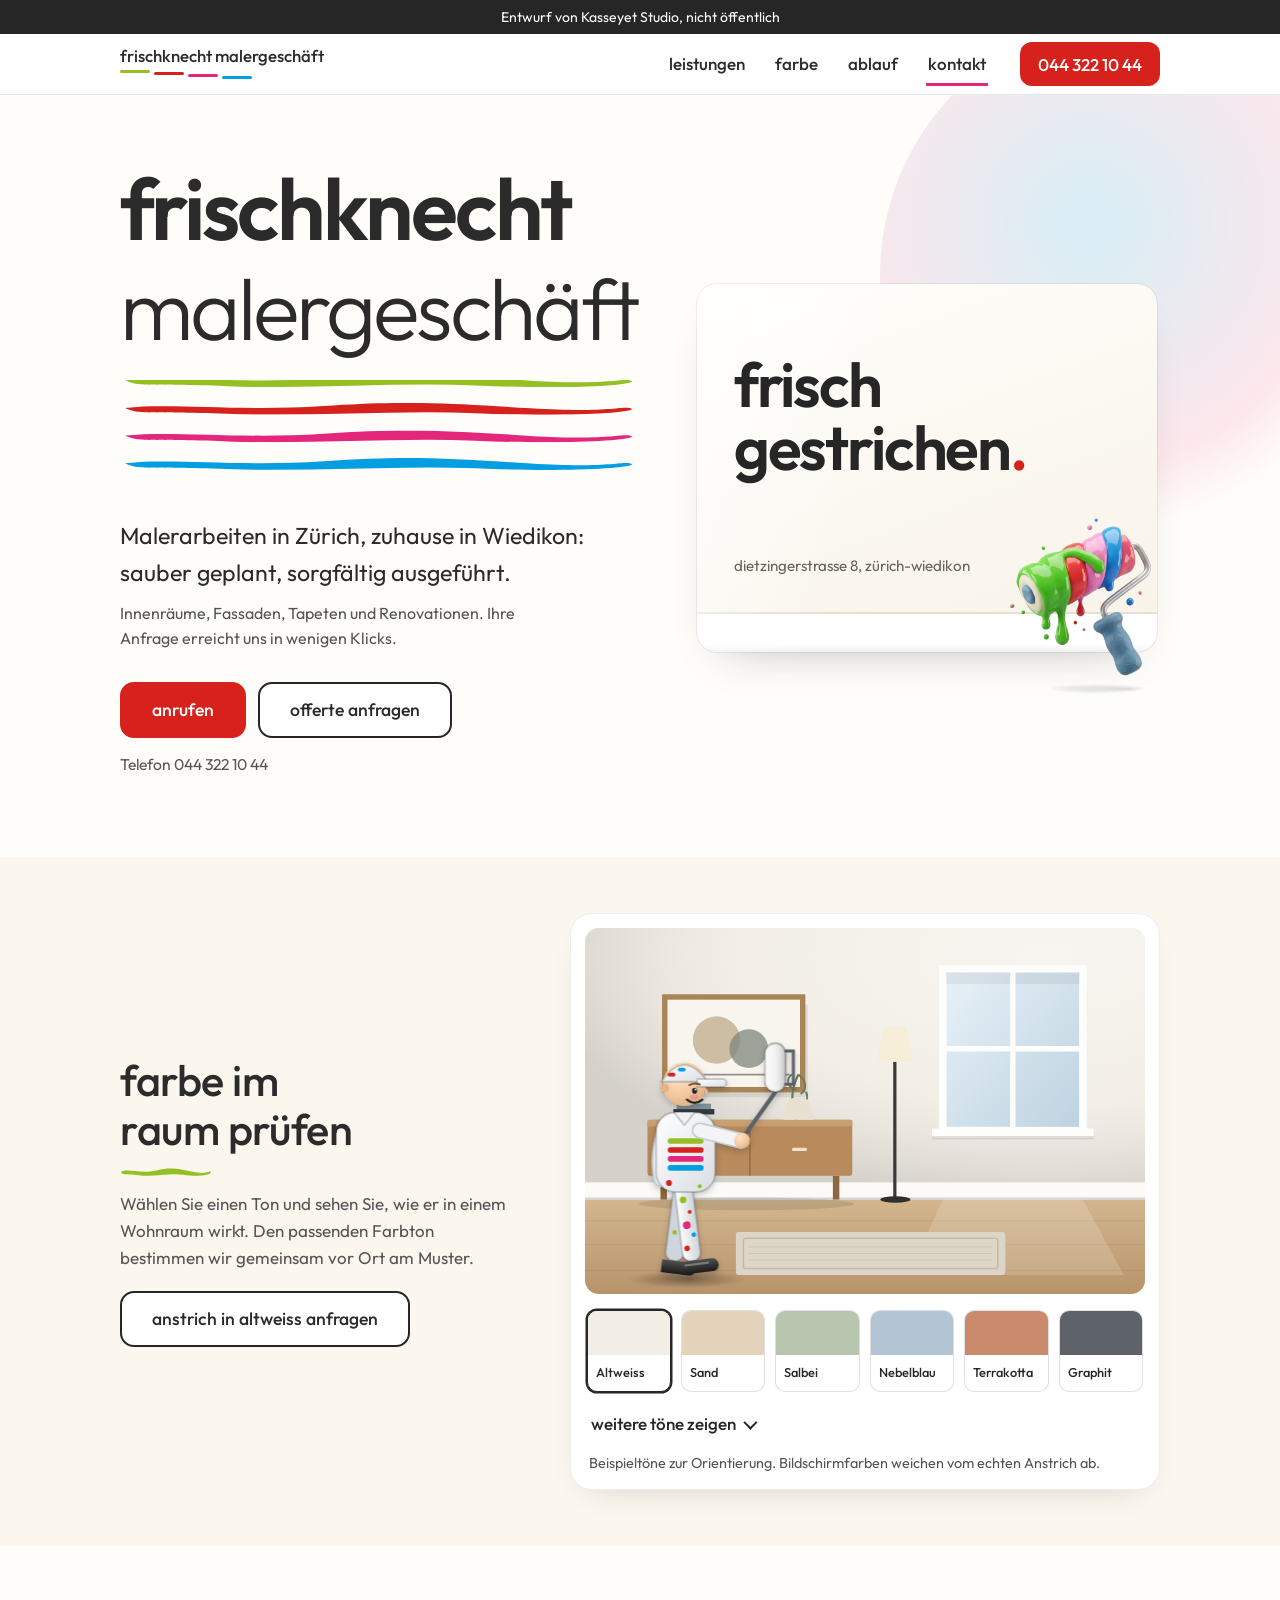
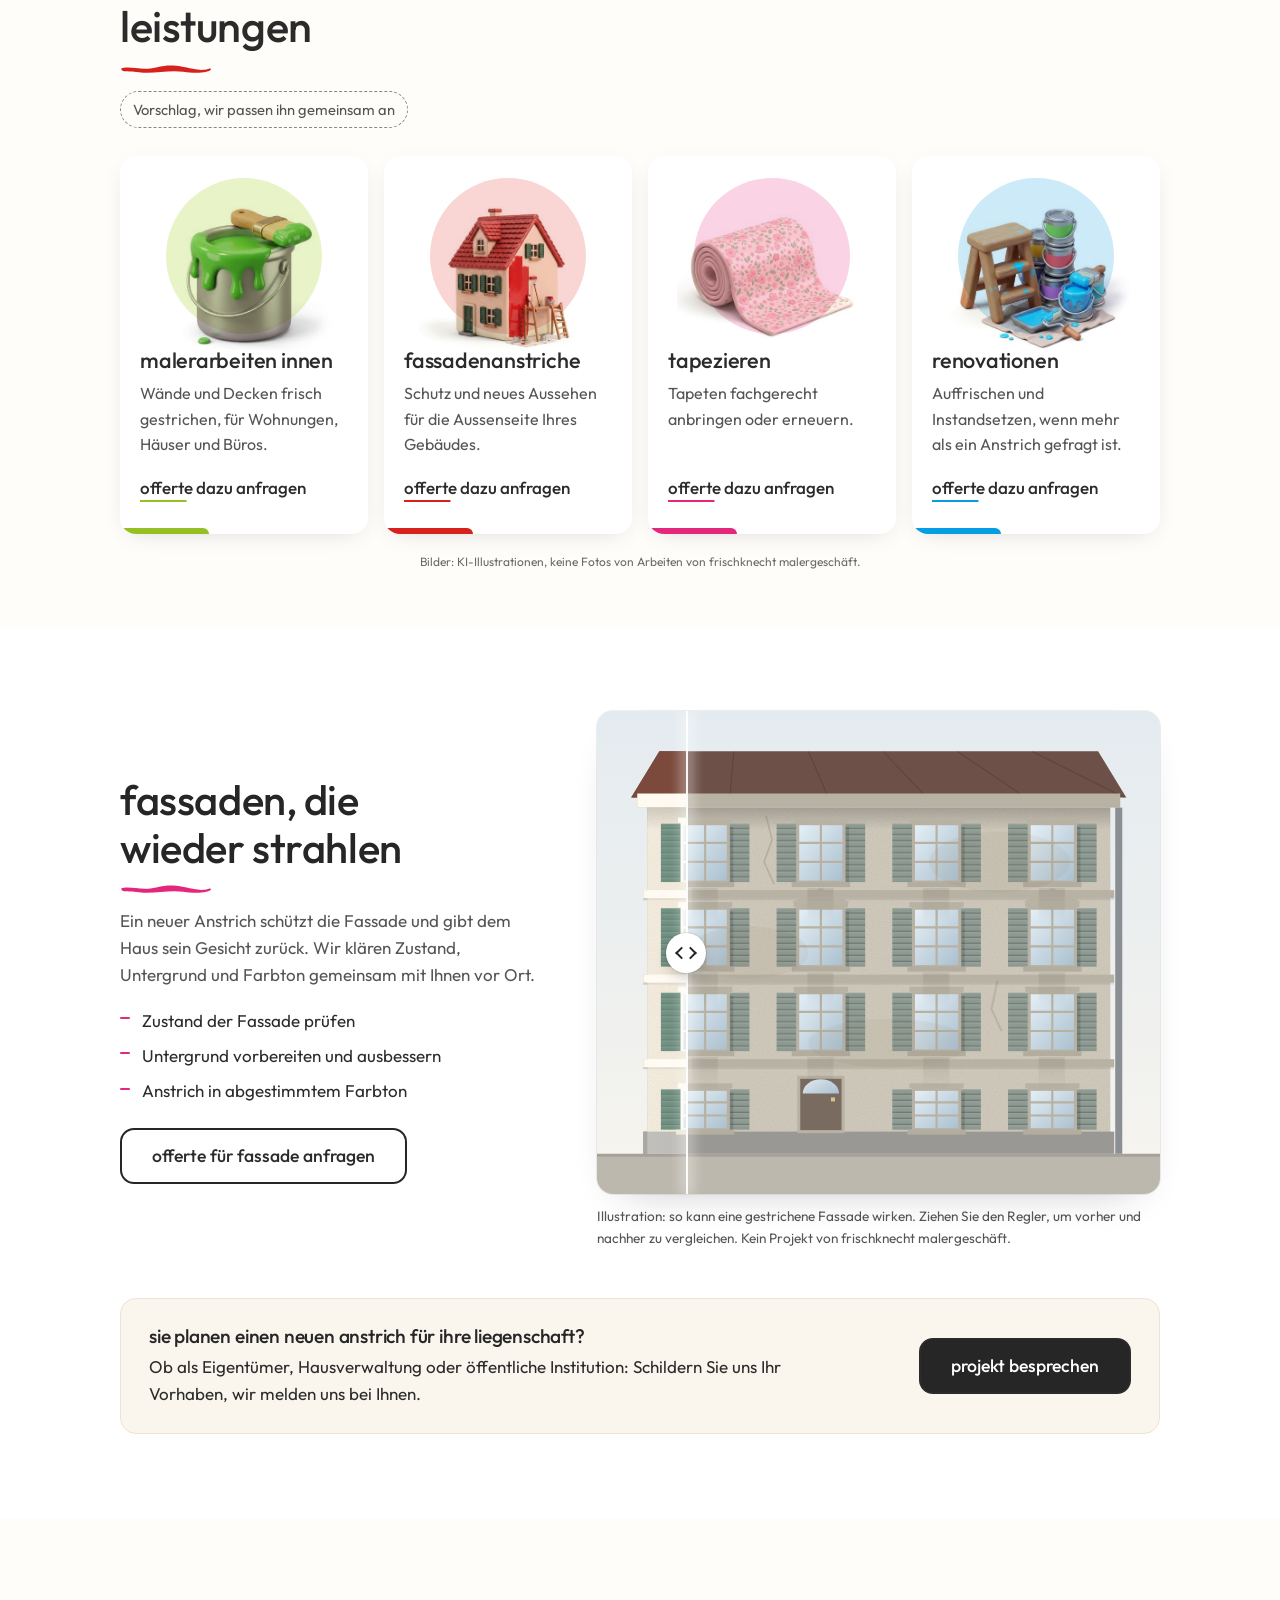
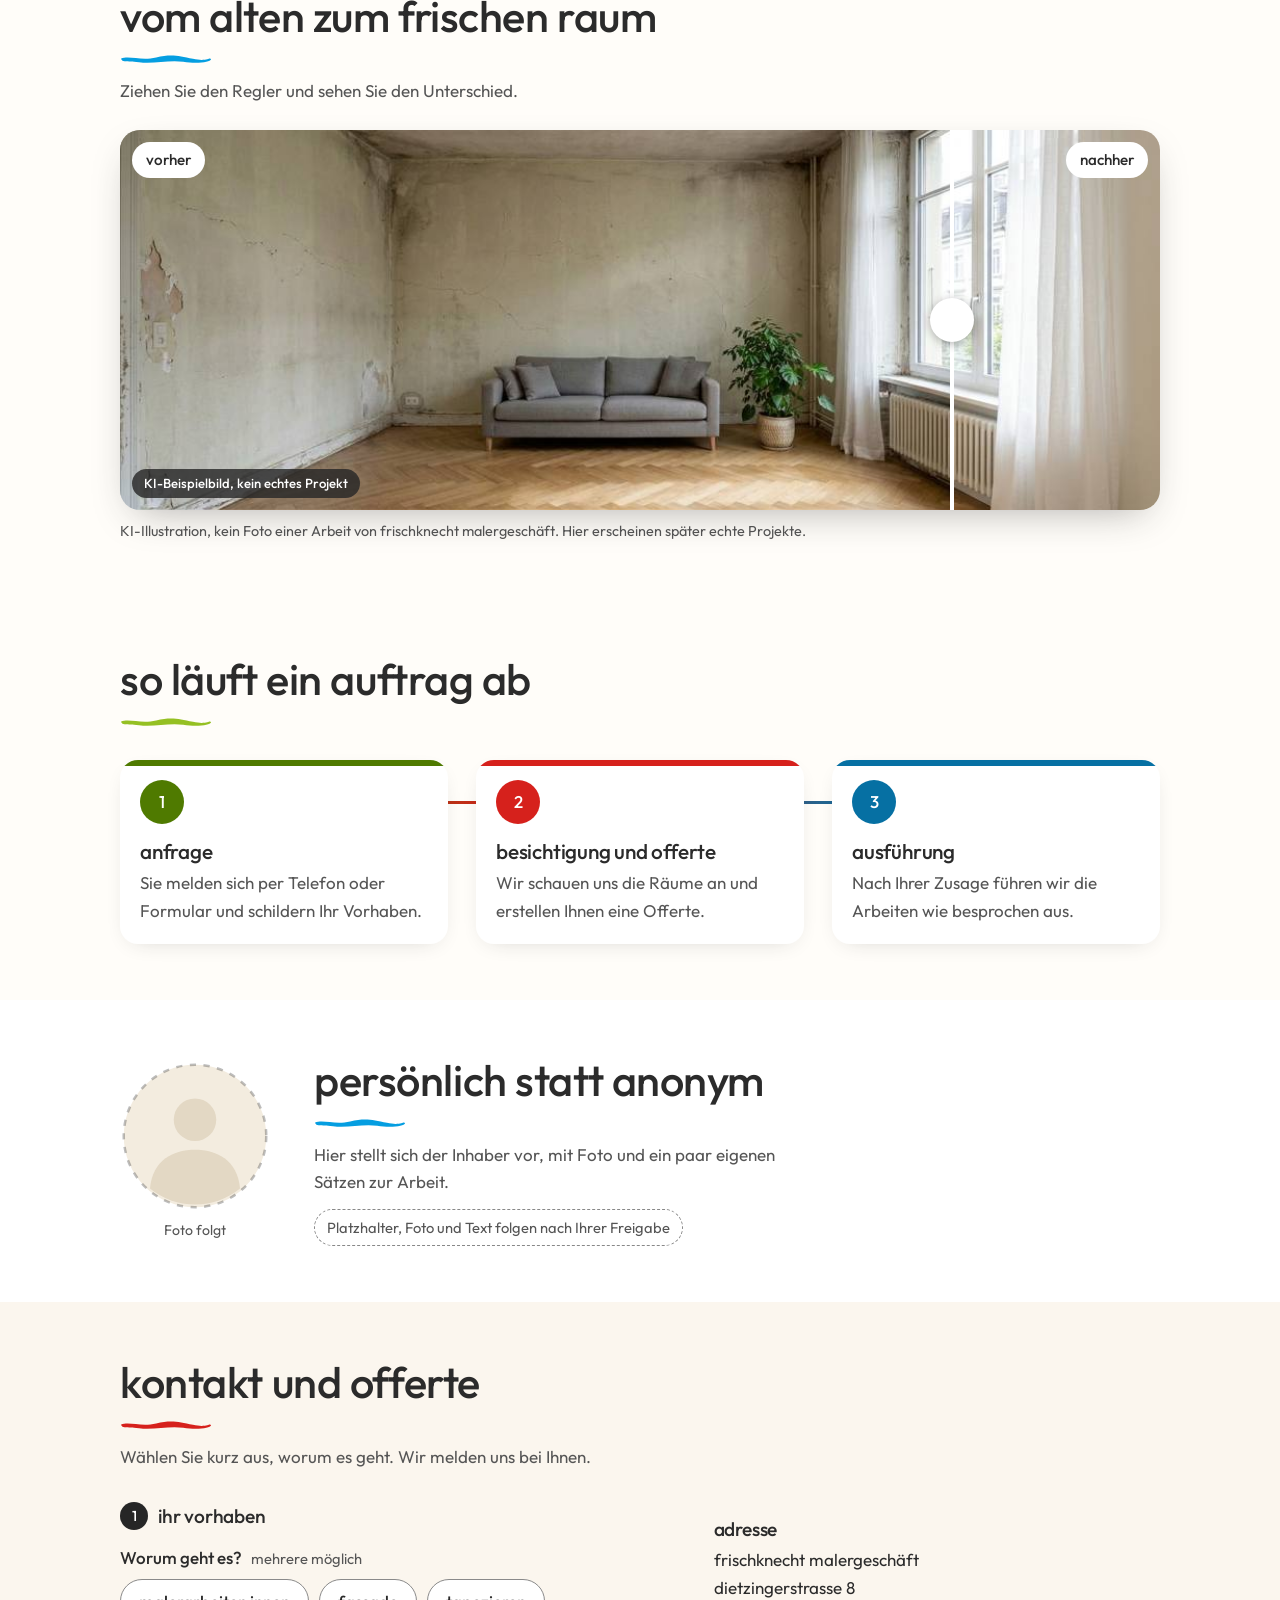
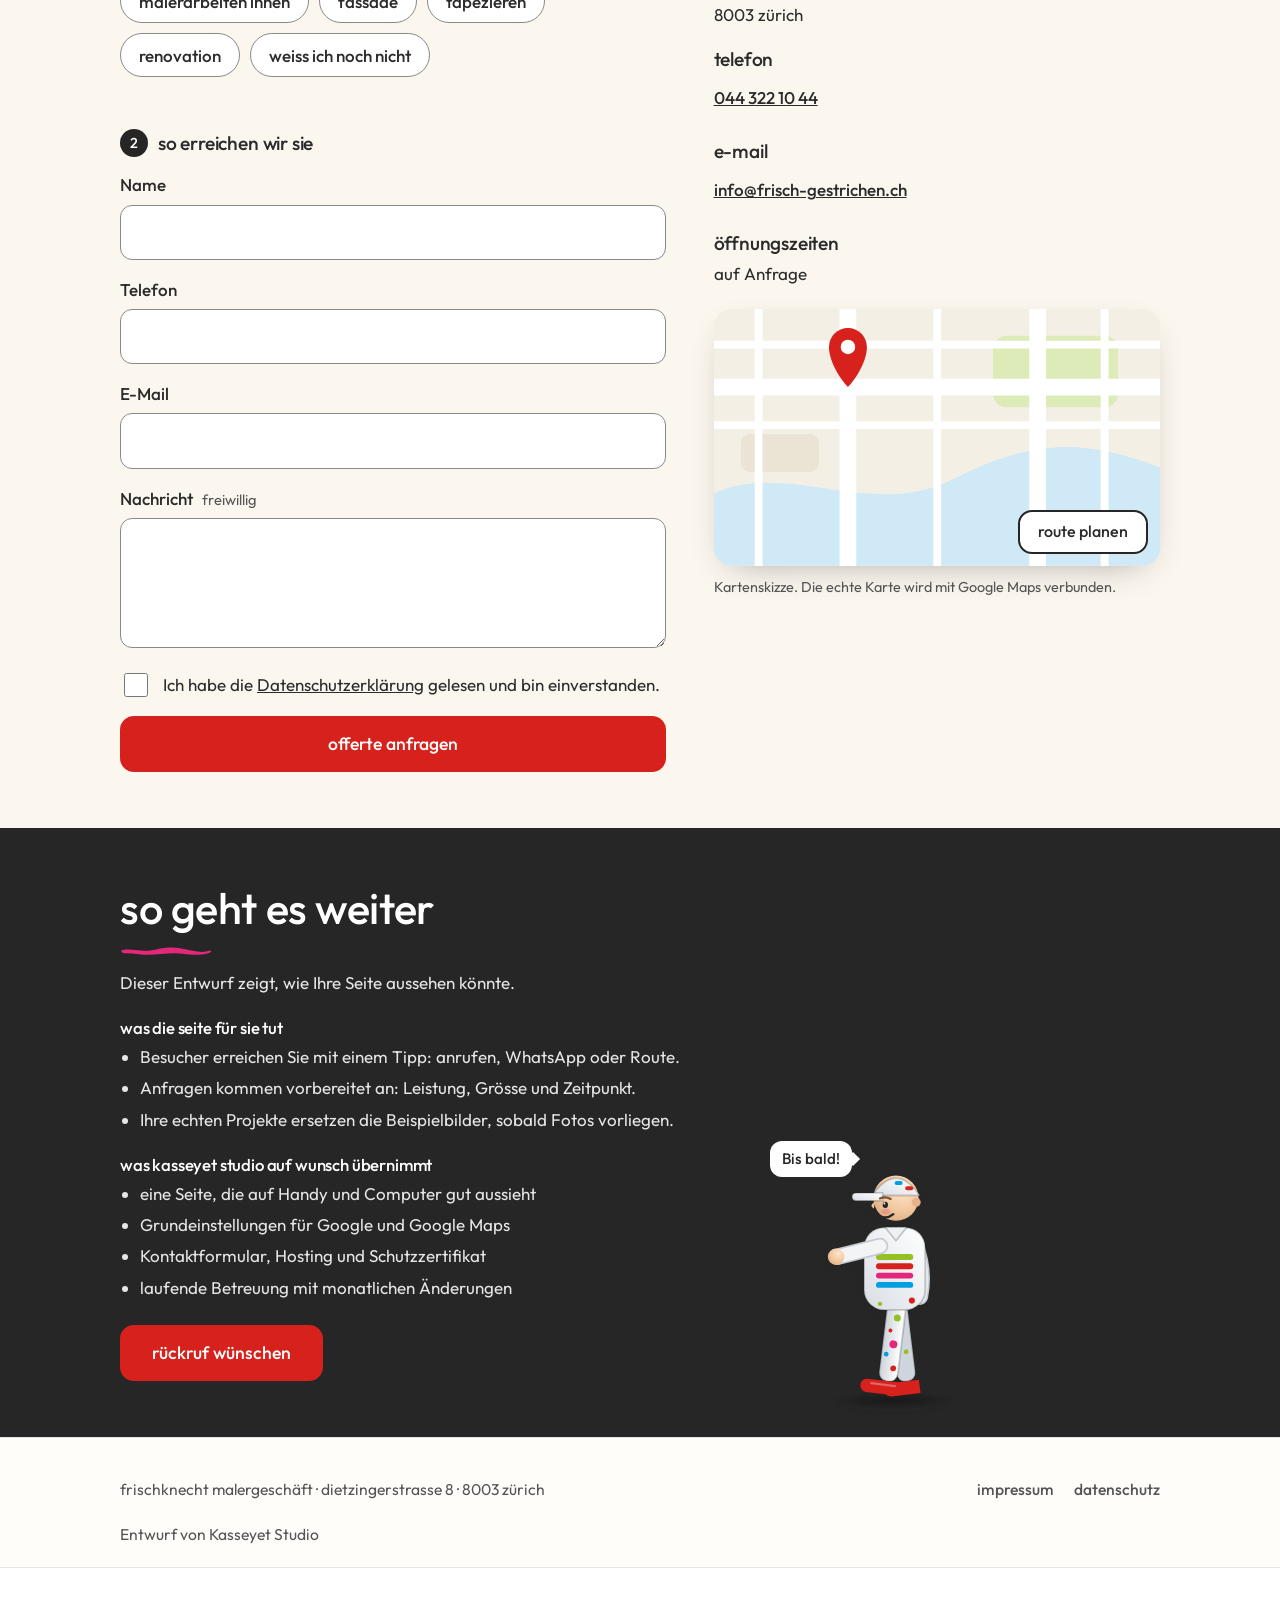
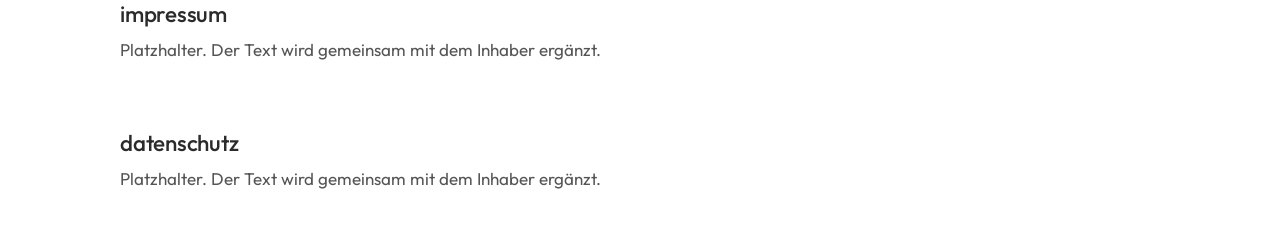
<file: entwuerfe/frischknecht-c883b03cb6/index.html>
<!DOCTYPE html>
<html lang="de-CH">
<head>
<meta charset="utf-8">
<meta name="viewport" content="width=device-width, initial-scale=1">
<meta name="robots" content="noindex, nofollow">
<title>frischknecht malergeschäft – Entwurf</title>
<meta name="description" content="Malerarbeiten in Zürich: Innenanstriche, Fassaden, Tapezieren und Renovationen. Entwurf einer neuen Webseite für frischknecht malergeschäft.">
<meta name="theme-color" content="#262626">
<meta name="color-scheme" content="light">
<meta property="og:type" content="website">
<meta property="og:locale" content="de_CH">
<meta property="og:title" content="frischknecht malergeschäft – Entwurf">
<meta property="og:description" content="Malerarbeiten in Zürich: sauber geplant, sorgfältig ausgeführt.">
<link rel="icon" href="data:image/svg+xml,%3Csvg xmlns='http://www.w3.org/2000/svg' viewBox='0 0 32 32'%3E%3Crect x='3' y='4' width='26' height='4.5' rx='2.2' fill='%2395c023'/%3E%3Crect x='3' y='11.5' width='26' height='4.5' rx='2.2' fill='%23d6211c'/%3E%3Crect x='3' y='19' width='26' height='4.5' rx='2.2' fill='%23e5277c'/%3E%3Crect x='3' y='26.5' width='26' height='4.5' rx='2.2' fill='%23059ee1'/%3E%3C/svg%3E">
<script type="application/ld+json">{"@context":"https://schema.org","@type":"HousePainter","name":"frischknecht malergeschäft","telephone":"+41443221044","email":"info@frisch-gestrichen.ch","url":"https://frisch-gestrichen.ch","address":{"@type":"PostalAddress","streetAddress":"dietzingerstrasse 8","postalCode":"8003","addressLocality":"zürich","addressCountry":"CH"},"areaServed":"Zürich"}</script>
<link rel="preconnect" href="https://fonts.googleapis.com">
<link rel="preconnect" href="https://fonts.gstatic.com" crossorigin>
<link href="https://fonts.googleapis.com/css2?family=Outfit:wght@300;400;500;600&display=swap" rel="stylesheet">
<style>
:root{
  --text:#2b2b2b; --mute:#555; --line:#e6e6e6; --bg:#fff; --soft:#f6f6f4;
  --green:#95c023; --red:#d6211c; --pink:#e5277c; --blue:#059ee1;
  --max:1080px;
}
*{box-sizing:border-box}
html{scroll-behavior:smooth;scroll-padding-top:104px}
body{margin:0;font-family:'Outfit',system-ui,sans-serif;font-weight:400;font-size:1.0625rem;line-height:1.6;color:var(--text);background:var(--bg);padding-bottom:76px}
h1,h2,h3{font-weight:500;text-transform:lowercase;line-height:1.15;margin:0;letter-spacing:-.01em}
p{margin:0}
a{color:inherit}
:focus-visible{outline:3px solid var(--blue);outline-offset:3px;border-radius:4px}
.wrap{max-width:var(--max);margin:0 auto;padding:0 20px}
.skip{position:absolute;left:-999px;top:8px;background:var(--text);color:#fff;padding:8px 14px;z-index:100;border-radius:6px}
.skip:focus{left:8px}

/* Band */
.band{background:var(--text);color:#fff;font-size:.875rem;text-align:center;padding:6px 12px}

/* Kopf / Menü */
header.top{position:sticky;top:0;background:rgba(255,255,255,.96);border-bottom:1px solid var(--line);z-index:20}
.bar{display:flex;align-items:center;justify-content:space-between;min-height:60px;gap:12px}
.logo{display:flex;flex-direction:column;text-decoration:none;line-height:1.1}
.logo b{font-weight:500;font-size:1.05rem;color:var(--text)}
.logo svg{display:block;margin-top:4px;width:132px;height:12px}
nav ul{list-style:none;margin:0;padding:0;display:flex;gap:26px}
nav a{text-decoration:none;font-weight:500;padding:8px 2px;display:inline-block}
nav a:hover{text-decoration:underline;text-decoration-thickness:2px;text-underline-offset:6px}
.burger{display:none;background:none;border:1.5px solid var(--text);border-radius:10px;padding:9px 14px;font:inherit;font-weight:500;color:var(--text);cursor:pointer;min-height:44px}
@media (max-width:760px){
  .burger{display:inline-block}
  nav{position:absolute;left:0;right:0;top:100%;background:#fff;border-bottom:1px solid var(--line);display:none}
  nav.open{display:block}
  nav ul{flex-direction:column;gap:0;padding:8px 20px 14px}
  nav a{display:block;padding:14px 0;font-size:1.1rem;border-bottom:1px solid var(--line)}
}

/* Knöpfe */
.btn{display:inline-flex;align-items:center;justify-content:center;min-height:56px;padding:0 30px;border-radius:14px;font:inherit;font-weight:500;font-size:1.1rem;text-decoration:none;cursor:pointer;border:2px solid var(--text);text-transform:lowercase;transition:transform .15s ease,background .15s ease}
.btn:active{transform:scale(.98)}
.btn.fill{background:var(--text);color:#fff}
.btn.fill:hover{background:#000}
.btn.line{background:#fff;color:var(--text)}
.btn.line:hover{background:var(--soft)}

/* Hero */
.hero{padding:44px 0 36px}
.hero h1{font-size:clamp(2.6rem,10.5vw,5.6rem);font-weight:500}
.hero h1 span{display:block;font-weight:300}
.strokes{display:block;width:min(100%,560px);height:auto;margin:22px 0 26px}
.hero p.lead{font-size:clamp(1.15rem,3.6vw,1.45rem);max-width:30ch;color:var(--text)}
.hero .cta{display:flex;flex-direction:column;gap:12px;margin-top:30px}
@media (min-width:560px){.hero .cta{flex-direction:row}}
.hero .tel{margin-top:14px;color:var(--mute);font-size:.98rem}

section{padding:56px 0}
h2{font-size:clamp(1.9rem,6vw,2.7rem)}
.sub{color:var(--mute);margin-top:10px;max-width:46ch}
.trenner{display:block;width:100%;height:14px}

/* Leistungen */
.hinweis{display:inline-block;margin-top:14px;padding:6px 12px;border:1.5px dashed #888;border-radius:999px;font-size:.92rem;color:var(--mute)}
.cards{display:grid;gap:16px;margin-top:28px;grid-template-columns:1fr}
@media (min-width:600px){.cards{grid-template-columns:1fr 1fr}}
@media (min-width:960px){.cards{grid-template-columns:repeat(4,1fr)}}
.card{border:1.5px solid var(--line);border-radius:16px;padding:22px 20px 24px;background:#fff}
.card svg{display:block;width:64px;height:10px;margin-bottom:18px}
.card h3{font-size:1.35rem}
.card p{margin-top:8px;color:var(--mute);font-size:1rem}

/* Ablauf */
.steps{list-style:none;margin:30px 0 0;padding:0;display:grid;gap:22px}
@media (min-width:760px){.steps{grid-template-columns:repeat(3,1fr);gap:28px}}
.steps li{display:flex;gap:16px}
.steps .n{flex:none;width:44px;height:44px;border-radius:50%;border:2px solid var(--text);display:grid;place-items:center;font-weight:500}
@media (min-width:760px){.steps li{flex-direction:column}}
.steps h3{font-size:1.3rem}
.steps p{color:var(--mute);margin-top:6px}

/* Kontakt */
.kontakt{background:var(--soft)}
.kgrid{display:grid;gap:36px;margin-top:28px}
@media (min-width:860px){.kgrid{grid-template-columns:1.1fr .9fr;gap:48px}}
form{display:grid;gap:18px}
label{display:block;font-weight:500;margin-bottom:6px}
input[type=text],input[type=tel],input[type=email],textarea{width:100%;font:inherit;padding:13px 14px;border:1.5px solid #8a8a8a;border-radius:12px;background:#fff;color:var(--text);min-height:50px}
textarea{min-height:130px;resize:vertical}
.err{display:none;color:#b3150f;font-size:.95rem;margin-top:6px;font-weight:500}
.field.bad .err{display:block}
.field.bad input,.field.bad textarea{border-color:#b3150f;border-width:2px}
.check{display:flex;gap:12px;align-items:flex-start}
.check input{width:24px;height:24px;margin-top:2px;flex:none;accent-color:var(--text)}
.check label{font-weight:400;margin:0}
.ok{display:none;padding:16px;border-radius:12px;background:#fff;border:2px solid var(--green)}
.ok.show{display:block}
address{font-style:normal}
.daten p{margin-bottom:6px}
.daten a{font-weight:500}
.daten h3{font-size:1.2rem;margin:20px 0 6px}
.karte{margin-top:22px;border:2px dashed #999;border-radius:16px;min-height:190px;display:grid;place-items:center;text-align:center;color:var(--mute);background:#fff;padding:16px}

/* Weiter */
.weiter{border-top:1px solid var(--line)}
.weiter .box{max-width:620px}
.weiter ul{padding-left:20px;margin:14px 0 22px;color:var(--mute)}
.weiter li{margin-bottom:4px}

/* Fuss */
footer{border-top:1px solid var(--line);padding:30px 0 20px;font-size:.98rem;color:var(--mute)}
footer .row{display:flex;flex-wrap:wrap;gap:10px 28px;align-items:center;justify-content:space-between}
footer nav a,footer a{padding:8px 0}
.platz{padding:34px 0;border-top:1px solid var(--line);background:#fff}
.platz h2{font-size:1.4rem}
.platz p{color:var(--mute);margin-top:8px;max-width:56ch}

/* feste Leiste */
.dock{position:fixed;left:0;right:0;bottom:0;z-index:30;background:#fff;border-top:1px solid var(--line);display:grid;grid-template-columns:repeat(2,1fr);gap:8px;padding:8px 10px calc(8px + env(safe-area-inset-bottom))}
.dock a{display:flex;align-items:center;justify-content:center;min-height:52px;border-radius:12px;font-weight:500;text-decoration:none;text-transform:lowercase;border:2px solid var(--text);background:#fff}
.dock a.p{background:var(--text);color:#fff}
@media (min-width:760px){.dock{display:none}body{padding-bottom:0}}

.toast{position:fixed;left:50%;transform:translateX(-50%);bottom:92px;max-width:90vw;background:var(--text);color:#fff;padding:12px 18px;border-radius:12px;z-index:50;display:none;text-align:center}
.toast.show{display:block}
@media (prefers-reduced-motion:reduce){html{scroll-behavior:auto}*{transition:none!important}}

:root{--paper:#fbf6ee;--ink:#262626}
body{background:#fffdf9}
.band{background:var(--ink)}
.hero{position:relative;overflow:hidden;padding:36px 0 56px}
.hero::before{content:"";position:absolute;right:-120px;top:-80px;width:520px;height:520px;border-radius:50%;background:radial-gradient(circle at 40% 40%,rgba(5,158,225,.16),rgba(229,39,124,.10) 55%,transparent 70%);pointer-events:none}
.hero .wrap{position:relative;display:grid;gap:34px}
@media(min-width:900px){.hero .wrap{grid-template-columns:1.05fr 1fr;align-items:center;gap:56px}.hero{padding:64px 0 80px}}
.hero h1{font-size:clamp(2.7rem,11vw,5.4rem)}
.strokes use{clip-path:inset(0 100% 0 0)}
.strokes use{animation:paint .9s cubic-bezier(.2,.7,.2,1) forwards}
.strokes use:nth-child(2){animation-delay:.15s}.strokes use:nth-child(3){animation-delay:.3s}.strokes use:nth-child(4){animation-delay:.45s}
@keyframes paint{to{clip-path:inset(0 0 0 0)}}
.btn.fill{background:var(--red);border-color:var(--red);color:#fff}
.btn.fill:hover{background:#b81b17;border-color:#b81b17}
.btn.line{border-color:var(--ink)}
.btn.dark{background:var(--ink);color:#fff}

/* Probewand */
.probe{background:#fff;border-radius:22px;padding:14px;box-shadow:0 18px 50px -18px rgba(38,38,38,.35);border:1px solid #eee}
.room{position:relative;height:300px;border-radius:14px;overflow:hidden;background:#f1ebe1}
@media(min-width:900px){.room{height:360px}}
.wall,.coat{position:absolute;left:0;right:0;top:0;height:74%}
.wall{background:#f4f1ea}
.coat{transform-origin:left center;transform:scaleX(0)}
.coat.go{transition:transform .9s cubic-bezier(.45,.05,.25,1);transform:scaleX(1)}
.floor{position:absolute;left:0;right:0;bottom:0;height:26%;background:linear-gradient(#c9a77c,#b8935f)}
.rollerwrap{position:absolute;left:0;top:0;height:74%;width:100%;pointer-events:none}
.roller{position:absolute;top:30%;left:0;width:64px;transform:translateX(-80px);opacity:0}
.roller.go{opacity:1;transition:transform .9s cubic-bezier(.45,.05,.25,1);transform:translateX(var(--x,0px))}
.room svg.deko{position:absolute;inset:0;width:100%;height:100%}
.chips{display:flex;gap:10px;align-items:center;flex-wrap:wrap;padding:14px 4px 4px}
.chips span{font-weight:500;flex-basis:100%}
.chip{width:48px;height:48px;border-radius:50%;border:3px solid #fff;box-shadow:0 0 0 2px #ccc;cursor:pointer;padding:0}
.chip[aria-pressed=true]{box-shadow:0 0 0 3px var(--ink)}
.chip:hover{transform:scale(1.08)}
.chip{transition:transform .15s}
.probe small{display:block;color:var(--mute);padding:6px 4px 0;font-size:.9rem}

/* Sektionen */
section.warm{background:var(--paper)}
.cards .card{position:relative;overflow:hidden;border:0;background:#fff;box-shadow:0 6px 24px -12px rgba(38,38,38,.25);transition:transform .25s,box-shadow .25s}
.cards .card::after{content:"";position:absolute;left:0;bottom:0;height:6px;width:36%;background:var(--c);border-radius:0 6px 0 0;transition:width .35s}
.cards .card:hover{transform:translateY(-4px);box-shadow:0 14px 30px -12px rgba(38,38,38,.35)}
.cards .card:hover::after{width:100%}
.card .ico{width:56px;height:56px;border-radius:16px;background:var(--c);display:grid;place-items:center;margin-bottom:16px}
.card .ico svg{width:32px;height:32px;margin:0}
.card svg.old{display:none}

/* Vorher nachher */
.ba{position:relative;margin-top:26px;border-radius:20px;overflow:hidden;height:260px;box-shadow:0 14px 40px -16px rgba(38,38,38,.4);user-select:none}
@media(min-width:760px){.ba{height:380px}}
.ba .layer{position:absolute;inset:0}
.ba svg,.ba img{width:100%;height:100%;display:block;object-fit:cover}
.ba .vorher{clip-path:inset(0 50% 0 0)}
.ba .tag{position:absolute;top:12px;padding:6px 14px;border-radius:999px;background:#fff;font-weight:500;font-size:.95rem}
.ba .t1{left:12px}.ba .t2{right:12px}
.ba .griff{position:absolute;top:0;bottom:0;left:50%;width:4px;background:#fff;transform:translateX(-2px);pointer-events:none}
.ba .griff::after{content:"";position:absolute;top:50%;left:50%;width:44px;height:44px;margin:-22px;border-radius:50%;background:#fff;box-shadow:0 2px 10px rgba(0,0,0,.3)}
.ba input{position:absolute;inset:0;width:100%;height:100%;opacity:0;cursor:ew-resize;margin:0}
.ba:focus-within{outline:3px solid var(--blue);outline-offset:3px}
.fine{color:var(--mute);font-size:.9rem;margin-top:10px}

/* Ablauf */
.steps li{background:#fff;border-radius:18px;padding:20px;box-shadow:0 6px 24px -14px rgba(38,38,38,.3);position:relative;overflow:hidden}
.steps li::before{content:"";position:absolute;left:0;top:0;right:0;height:6px;background:var(--c)}
.steps .n{border:0;background:var(--c);color:#fff}
.steps li:nth-child(1){--c:#4f7a00}.steps li:nth-child(2){--c:#d6211c}.steps li:nth-child(3){--c:#0670a3}
.js .rev{opacity:0;transform:translateY(22px);transition:opacity .6s,transform .6s}
.js .rev.in{opacity:1;transform:none}
.js .rev:nth-child(2){transition-delay:.12s}.js .rev:nth-child(3){transition-delay:.24s}
.trenner{height:18px}
.kontakt{background:var(--paper)}
.weiter{background:var(--ink);color:#fff;border-top:0}
.weiter .sub,.weiter ul{color:#e6e6e6}
.weiter .btn.fill{border-color:var(--red)}
@media(prefers-reduced-motion:reduce){.strokes use{animation:none;clip-path:none}.coat.go,.roller.go{transition:none}.js .rev{opacity:1;transform:none;transition:none}}

.fassade{padding:0}
.fassade figure{margin:0;position:relative;height:clamp(240px,48vw,520px);overflow:hidden}
.fassade img{width:100%;height:100%;object-fit:cover;display:block}
.fassade figcaption{position:absolute;left:0;right:0;bottom:0;padding:48px 0 20px;background:linear-gradient(transparent,rgba(20,20,20,.78));color:#fff}
.fassade h2{font-size:clamp(1.6rem,5vw,2.6rem);max-width:var(--max);margin:0 auto}
.fassade p{max-width:var(--max);margin:6px auto 0;font-size:.9rem;opacity:.92}
.fassade figcaption>*{padding:0 20px}

.hero .wrap{grid-template-columns:1fr}
@media(min-width:900px){.hero .wrap{grid-template-columns:1.05fr 1fr}}
.hero h1{letter-spacing:-.035em;font-weight:600}
.hero h1 span{font-weight:300}
.paper{max-width:460px;margin:0 auto;width:100%;animation:float 7s ease-in-out infinite}
.paper svg{width:100%;height:auto;display:block;overflow:visible}
.pstrokes use{clip-path:inset(0 100% 0 0);animation:paint .8s cubic-bezier(.2,.7,.2,1) forwards}
.pstrokes use:nth-child(1){animation-delay:.3s}.pstrokes use:nth-child(2){animation-delay:.55s}.pstrokes use:nth-child(3){animation-delay:.8s}.pstrokes use:nth-child(4){animation-delay:1.05s}
.pbrush{animation:brush 1.6s cubic-bezier(.3,.7,.3,1) both}
@keyframes brush{from{transform:translate(268px,262px) rotate(32deg) translate(-190px,-250px);opacity:0}to{transform:translate(268px,262px) rotate(32deg);opacity:1}}
@keyframes float{50%{transform:translateY(-8px)}}
.fgrid{display:grid;gap:26px;align-items:center}
@media(min-width:900px){.fgrid{grid-template-columns:.8fr 1.2fr;gap:56px}}
.farbe .probe{margin:0}
.cards .card .art{width:128px;height:128px;border-radius:50%;display:grid;place-items:center;margin:0 auto 14px}
.cards .card .art svg{width:104px;height:104px;margin:0}
.cards .card h3,.cards .card p{text-align:left}
@media(prefers-reduced-motion:reduce){.paper{animation:none}.pstrokes use{animation:none;clip-path:none}.pbrush{animation:none}}

.paper{position:relative}
.r3d{position:absolute;right:-6%;bottom:-8%;width:56%;height:auto;z-index:3;transition:transform .25s ease-out;will-change:transform;pointer-events:none}
.cards .card .art{width:156px;height:156px;overflow:visible;position:relative}
.cards .card .art img{width:122%;max-width:none;flex:none;height:auto;mix-blend-mode:multiply;transition:transform .35s cubic-bezier(.2,.8,.2,1)}
.cards .card:hover .art img{transform:scale(1.08) rotate(-4deg)}
.ki{font-size:12px;color:#6b6b6b;text-align:center;margin:18px 0 0}
@media(max-width:600px){.r3d{width:50%;right:-2%;bottom:-6%}}
@media(prefers-reduced-motion:reduce){.r3d{transition:none}.cards .card:hover .art img{transform:none}}

/* v6 Maler und Bewegung */
.maler{position:absolute;left:0;bottom:2.5%;height:72%;aspect-ratio:3/4;z-index:4;pointer-events:none;will-change:transform}
.maler .slot{width:100%;height:100%}
.maler svg.mal{width:100%;height:100%;display:block;overflow:visible}
.mal .rbody{fill:var(--rc,#f4f4f4);transition:fill .3s}
.mal .legB,.mal .legF{transform-origin:59px 118px}
.mal .arm{transform-origin:72px 76px}
.mal .armB{transform-origin:46px 74px}
.mal .eye{transform-origin:68px 44px;animation:blink 4.6s infinite}
.mal .body{animation:atmen 3.2s ease-in-out infinite}
.mal .arm{animation:sway 3.6s ease-in-out infinite}
.maler.walk .body{animation:bob .3s ease-in-out infinite alternate}
.maler.walk .legF{animation:stepF .6s ease-in-out infinite alternate}
.maler.walk .legB{animation:stepB .6s ease-in-out infinite alternate}
.maler.walk .arm{animation:roll .85s ease-in-out infinite alternate}
.maler.walk .armB{animation:armb .6s ease-in-out infinite alternate}
.bubble{position:absolute;left:104%;top:22%;white-space:nowrap;background:#fff;border:2px solid #262626;border-radius:14px;padding:7px 12px;font-size:.88rem;font-weight:500;animation:pulse 2.2s ease-in-out infinite;transition:opacity .3s}
.bubble::after{content:"";position:absolute;left:-8px;top:50%;margin-top:-6px;width:12px;height:12px;background:#fff;border-left:2px solid #262626;border-bottom:2px solid #262626;transform:rotate(45deg)}
.bubble.weg{opacity:0}
@media(max-width:480px){.bubble{font-size:.74rem;padding:5px 9px;white-space:normal;width:104px;top:10%}}
@keyframes blink{0%,94%,100%{transform:scaleY(1)}97%{transform:scaleY(.1)}}
@keyframes atmen{0%,100%{transform:translateY(0)}50%{transform:translateY(-1.6px)}}
@keyframes sway{0%,100%{transform:rotate(-2deg)}50%{transform:rotate(3deg)}}
@keyframes bob{from{transform:translateY(0)}to{transform:translateY(-3px)}}
@keyframes stepF{from{transform:rotate(-24deg)}to{transform:rotate(24deg)}}
@keyframes stepB{from{transform:rotate(24deg)}to{transform:rotate(-24deg)}}
@keyframes roll{from{transform:rotate(-9deg)}to{transform:rotate(9deg)}}
@keyframes armb{from{transform:rotate(12deg)}to{transform:rotate(-12deg)}}
@keyframes pulse{0%,100%{transform:translateY(0)}50%{transform:translateY(-4px)}}
.winker{width:130px;height:173px;margin:26px 0 -10px auto}
.winker .tool{display:none}
.winker .arm{animation:wink 1s ease-in-out infinite alternate}
.winker svg.mal{width:100%;height:100%}
.winker .shoe{fill:#d6211c}
@keyframes wink{from{transform:rotate(-66deg)}to{transform:rotate(-38deg)}}
@media(min-width:900px){.weiter .box{position:relative}.winker{position:absolute;right:-190px;bottom:-12px;margin:0;width:170px;height:226px}}
.prog{position:fixed;left:0;top:0;height:4px;width:0;overflow:hidden;z-index:90}
.prog i{display:block;width:100vw;height:100%;background:linear-gradient(90deg,#95c023 0 25%,#d6211c 25% 50%,#e5277c 50% 75%,#059ee1 75%)}
.btn{position:relative;overflow:hidden}
.btn::after{content:"";position:absolute;top:0;bottom:0;left:-60%;width:40%;background:linear-gradient(100deg,transparent,rgba(255,255,255,.38),transparent);transform:skewX(-18deg);transition:left .6s ease}
.btn:hover::after{left:130%}
.js .trenner.paint{clip-path:inset(0 100% 0 0);transition:clip-path 1.3s cubic-bezier(.5,.05,.2,1)}
.js .trenner.paint.in{clip-path:inset(0 0 0 0)}
.js .steps li.in .n{animation:pop .7s .25s both cubic-bezier(.3,1.7,.5,1)}
@keyframes pop{from{transform:scale(.2) rotate(-40deg);opacity:0}to{transform:none;opacity:1}}
.r3d{translate:0 0}
@keyframes schweb{0%,100%{translate:0 0}50%{translate:0 -12px}}
.cards .card .art img{animation:schweb2 5.5s ease-in-out infinite}
.cards .card:nth-child(2) .art img{animation-delay:-1.4s}.cards .card:nth-child(3) .art img{animation-delay:-2.8s}.cards .card:nth-child(4) .art img{animation-delay:-4.1s}
@keyframes schweb2{0%,100%{translate:0 0}50%{translate:0 -6px}}
.drop{position:fixed;width:12px;height:12px;border-radius:50%;pointer-events:none;z-index:95;animation:spritz .9s cubic-bezier(.2,.7,.3,1) forwards}
@keyframes spritz{to{transform:translate(var(--dx),var(--dy)) scale(.4);opacity:0}}
@media(prefers-reduced-motion:reduce){.mal *,.bubble,.winker .arm,.r3d,.cards .card .art img,.btn::after{animation:none!important}.js .trenner.paint{clip-path:none;transition:none}.js .steps li.in .n{animation:none}}

/* v7 Feinschliff */
.dock{top:auto}
::selection{background:#f9d6d4;color:#262626}
html{-webkit-tap-highlight-color:transparent}
h1,h2,h3{text-wrap:balance}
p{text-wrap:pretty}
header.top{transition:box-shadow .3s}
.bar{transition:min-height .3s}
header.top.scrolled{box-shadow:0 10px 30px -18px rgba(0,0,0,.45)}
header.top.scrolled .bar{min-height:52px}
nav a[aria-current=true]{box-shadow:inset 0 -3px 0 var(--sc,#e5277c)}
nav li.cta a{background:var(--red);color:#fff;border-radius:12px;padding:8px 18px;min-height:44px;display:inline-flex;align-items:center;box-shadow:none;transition:background .2s,transform .2s}
nav li.cta a:hover{background:#b81b17;text-decoration:none;transform:translateY(-1px)}
nav li.cta .n{display:none}
@media(min-width:1000px){nav li.cta .z{display:none}nav li.cta .n{display:inline}}
@media(min-width:761px){nav li.cta{margin-left:6px}}
@media(max-width:760px){nav li.cta a{display:flex;justify-content:center;margin-top:14px;border-bottom:0;padding:14px 18px}}
/* Überschriften mit gemaltem Strich */
section h2::after{content:"";display:block;width:92px;height:15px;margin-top:10px;background:var(--hc,var(--red));-webkit-mask:url("data:image/svg+xml,%3Csvg xmlns='http://www.w3.org/2000/svg' viewBox='0 0 300 14' preserveAspectRatio='none'%3E%3Cpath d='M3 6.2 C30 3.2 70 8.4 118 5.1 S190 3.4 238 6.4 S292 4.2 297 6.8 C294 9.6 252 11.2 206 9.2 S110 11.4 62 9.6 S12 10.4 3 6.2Z'/%3E%3C/svg%3E") 0 0/100% 100% no-repeat;mask:url("data:image/svg+xml,%3Csvg xmlns='http://www.w3.org/2000/svg' viewBox='0 0 300 14' preserveAspectRatio='none'%3E%3Cpath d='M3 6.2 C30 3.2 70 8.4 118 5.1 S190 3.4 238 6.4 S292 4.2 297 6.8 C294 9.6 252 11.2 206 9.2 S110 11.4 62 9.6 S12 10.4 3 6.2Z'/%3E%3C/svg%3E") 0 0/100% 100% no-repeat;transform-origin:left;transition:transform .8s cubic-bezier(.2,.7,.2,1) .15s}
.js section h2::after{transform:scaleX(0)}
.js section h2.in::after{transform:none}
#farbwelt h2{--hc:var(--green)}#leistungen h2{--hc:var(--red)}.fassade h2{--hc:var(--pink)}#vorher h2{--hc:var(--blue)}#ablauf h2{--hc:var(--green)}#kontakt h2{--hc:var(--red)}.weiter h2{--hc:var(--pink)}
.platz h2::after{display:none}
/* Maler: lockere Standhaltung */
.mal .legB{transform:rotate(7deg)}.mal .legF{transform:rotate(-7deg)}
.winker .gruss{position:absolute;left:-6px;top:-4px;background:#fff;color:#262626;border-radius:12px;padding:6px 12px;font-weight:500;font-size:.95rem;white-space:nowrap;animation:pulse 2.6s ease-in-out infinite}
.winker .gruss::after{content:"";position:absolute;right:-6px;top:50%;margin-top:-5px;width:10px;height:10px;background:#fff;transform:rotate(45deg)}
@media(max-width:899px){.winker{position:relative}}
@media(min-width:900px){.winker svg.mal{transform:scaleX(-1)}}
@media(min-width:900px){.winker{width:200px;height:266px;right:-236px;bottom:-30px}}
/* Leistungen */
.card .more{display:inline-flex;align-items:center;margin-top:10px;min-height:44px;font-weight:500;text-decoration:none;position:relative}
.card .more::after{content:"";position:absolute;left:0;right:0;bottom:8px;height:2px;background:var(--c);transform:scaleX(.28);transform-origin:left;transition:transform .35s cubic-bezier(.2,.7,.2,1)}
.card:hover .more::after,.card .more:focus-visible::after{transform:none}
/* Fassade: ruhiger Tiefeneffekt */
.fassade img{position:absolute;left:0;top:-11%;height:122%;will-change:transform}
.fassade figcaption{text-shadow:0 1px 14px rgba(0,0,0,.35)}
/* Ablauf: Verbindungslinie */
.steps{position:relative}
.steps li{z-index:1}
@media(min-width:760px){
  .steps::before{content:"";position:absolute;z-index:0;left:42px;right:calc((100% - 56px)/3 - 42px);top:41px;height:3px;border-radius:2px;background:linear-gradient(90deg,#4f7a00,#d6211c,#0670a3);transform:scaleX(0);transform-origin:left;transition:transform 1.5s cubic-bezier(.5,.05,.2,1) .2s}
  .steps.in::before{transform:none}
  html:not(.js) .steps::before{transform:none}
}
/* Formular */
.lbl{display:block;font-weight:500;margin-bottom:8px}
.lbl small{font-weight:400;color:var(--mute);font-size:.92rem;margin-left:6px}
.cchips{display:flex;flex-wrap:wrap;gap:10px}
.cchip,.gchip{font:inherit;font-weight:500;min-height:44px;padding:0 18px;border-radius:999px;border:1.5px solid #8a8a8a;background:#fff;color:var(--text);cursor:pointer;text-transform:lowercase;transition:background .2s,color .2s,border-color .2s,transform .15s}
.cchip:hover,.gchip:hover{transform:translateY(-1px);border-color:var(--text)}
.cchip[aria-pressed=true],.gchip[aria-pressed=true]{background:var(--text);border-color:var(--text);color:#fff}
.field.good:not(.bad) input{border-color:#4f7a00;background:#fff url("data:image/svg+xml,%3Csvg xmlns='http://www.w3.org/2000/svg' viewBox='0 0 20 20'%3E%3Cpath d='M4 10.5l4 4 8-9' fill='none' stroke='%234f7a00' stroke-width='2.4' stroke-linecap='round' stroke-linejoin='round'/%3E%3C/svg%3E") no-repeat right 14px center/20px}
.btn.loading{pointer-events:none;opacity:.92}
.btn.loading::before{content:"";width:18px;height:18px;margin-right:10px;border:3px solid rgba(255,255,255,.45);border-top-color:#fff;border-radius:50%;animation:dreh .7s linear infinite}
@keyframes dreh{to{transform:rotate(360deg)}}
.ok.show{display:flex;align-items:center;gap:14px}
.haken{width:44px;height:44px;flex:none}
.haken circle,.haken path{fill:none;stroke:#4f7a00;stroke-width:4;stroke-linecap:round;stroke-linejoin:round;stroke-dasharray:150;stroke-dashoffset:150}
.ok.show .haken circle{animation:zeichne .6s ease forwards}
.ok.show .haken path{animation:zeichne .5s .45s ease forwards}
@keyframes zeichne{to{stroke-dashoffset:0}}
.daten a{display:inline-flex;align-items:center;min-height:44px}
footer a{display:inline-flex;align-items:center;min-height:44px}
/* Kartenskizze */
.karte{position:relative;display:block;margin-top:22px;padding:0;min-height:0;border:0;overflow:hidden;border-radius:18px;background:#f4efe5;box-shadow:0 12px 34px -18px rgba(38,38,38,.45)}
.karte svg{display:block;width:100%;height:auto}
.karte .btn{position:absolute;right:12px;bottom:12px;min-height:44px;padding:0 18px;font-size:1rem;background:#fff}
.karte .pin{transform-box:fill-box;transform-origin:50% 100%}
.js .karte .pin{opacity:0;transform:translateY(-46px)}
.js .karte.in .pin{opacity:1;transform:none;transition:transform .8s cubic-bezier(.3,1.7,.5,1) .2s,opacity .3s .2s}
.js .karte .ring{opacity:0}
.js .karte.in .ring{animation:ring 2.6s 1s ease-out infinite}
@keyframes ring{0%{opacity:.9;transform:scale(.4)}100%{opacity:0;transform:scale(3.4)}}
.karte .ring{transform-box:fill-box;transform-origin:center}
/* WhatsApp rechts */
.wa{position:fixed;right:14px;bottom:calc(88px + env(safe-area-inset-bottom));z-index:40;display:inline-flex;align-items:center;height:52px;max-width:52px;border-radius:26px;background:var(--green);color:var(--ink);text-decoration:none;font-weight:500;overflow:hidden;box-shadow:0 10px 26px -8px rgba(38,38,38,.55);opacity:0;transform:translateY(16px) scale(.8);pointer-events:none;transition:opacity .35s,transform .45s cubic-bezier(.2,1.4,.4,1),max-width .4s cubic-bezier(.2,.7,.2,1),background .2s}
.wa.show{opacity:1;transform:none;pointer-events:auto}
html:not(.js) .wa{opacity:1;transform:none;pointer-events:auto}
.wa svg{width:30px;height:30px;flex:none;margin:11px}
.wa span{white-space:nowrap;padding-right:20px;font-size:1rem}
.wa:focus-visible{max-width:170px}
@media(hover:hover){.wa:hover{max-width:170px;background:#a6d22e}}
@media(min-width:760px){.wa{right:22px;bottom:22px}}
.toast{z-index:60}
/* Bewegung nur, wenn erlaubt */
@media (prefers-reduced-motion:no-preference){
  .hero h1{animation:rise .85s cubic-bezier(.2,.7,.2,1) backwards}
  .hero p.lead{animation:rise .85s .7s cubic-bezier(.2,.7,.2,1) backwards}
  .hero .cta{animation:rise .85s .85s cubic-bezier(.2,.7,.2,1) backwards}
  .hero .tel{animation:rise .85s 1s cubic-bezier(.2,.7,.2,1) backwards}
  .r3d{animation:flyin 1.3s .55s cubic-bezier(.2,.9,.3,1.15) backwards,schweb 6s 1.9s ease-in-out infinite}
  .hero::before{animation:atem2 16s ease-in-out infinite alternate}
  .wa.show{animation:wapuls 3.6s 2.2s ease-out infinite}
}
@keyframes rise{from{opacity:0;transform:translateY(20px)}}
@keyframes flyin{from{opacity:0;transform:translate(70px,50px) rotate(28deg) scale(.55)}}
@keyframes atem2{to{transform:translate(-34px,22px) scale(1.1)}}
@keyframes wapuls{0%{box-shadow:0 10px 26px -8px rgba(38,38,38,.55),0 0 0 0 rgba(149,192,35,.6)}70%,100%{box-shadow:0 10px 26px -8px rgba(38,38,38,.55),0 0 0 18px rgba(149,192,35,0)}}
@media(prefers-reduced-motion:reduce){.winker .gruss,.wa.show,.hero::before,.ok.show .haken circle,.ok.show .haken path,.btn.loading::before,.js .karte.in .ring{animation:none!important}.ok.show .haken circle,.ok.show .haken path{stroke-dashoffset:0}.js section h2::after,.js .karte .pin{transform:none;opacity:1;transition:none}.steps::before{transform:none!important;transition:none}.fassade img{top:0;height:100%}.wa{transition:none}}

/* v8 Feinschliff */
.prog{height:3px}
.mal{filter:drop-shadow(0 3px 3px rgba(38,38,38,.24))}
/* Logo-Striche malen sich beim Laden nacheinander */
@media (prefers-reduced-motion:no-preference){
  header .logo svg rect{transform-box:fill-box;transform-origin:left center;animation:strich .55s cubic-bezier(.2,.7,.2,1) backwards}
  header .logo svg rect:nth-child(1){animation-delay:.15s}header .logo svg rect:nth-child(2){animation-delay:.3s}header .logo svg rect:nth-child(3){animation-delay:.45s}header .logo svg rect:nth-child(4){animation-delay:.6s}
}
@keyframes strich{from{transform:scaleX(0)}}
/* KI-Kennzeichnung auf dem Regler */
.kib{position:absolute;left:12px;bottom:12px;z-index:3;max-width:calc(100% - 24px);background:rgba(38,38,38,.8);color:#fff;font-size:.82rem;font-weight:500;line-height:1.25;padding:6px 12px;border-radius:999px;pointer-events:none}
/* Vertrauensbereich */
.wir{padding:44px 0;background:#fff}
.wirgrid{display:grid;grid-template-columns:auto 1fr;gap:22px;align-items:center}
.portrait{width:112px;display:grid;justify-items:center;gap:8px;color:var(--mute);font-size:.88rem}
.portrait svg{width:100%;height:auto;display:block}
#wir h2{--hc:var(--blue)}
.wirgrid>div:last-child{max-width:62ch}
@media(min-width:760px){.wir{padding:56px 0}.wirgrid{gap:44px}.portrait{width:150px}}
/* Formular: Schritte und Assistent */
form{gap:16px}
.fh{display:flex;align-items:center;gap:10px;font-size:1.2rem;margin:4px 0 -2px}
.fh .nn{display:grid;place-items:center;flex:none;width:28px;height:28px;border-radius:50%;background:var(--ink);color:#fff;font-size:.9rem;font-weight:500}
label small{font-weight:400;color:var(--mute);font-size:.92rem;margin-left:6px}
.stufe{display:none}
.js .stufe{display:grid;grid-template-rows:0fr;opacity:0;visibility:hidden;margin-top:-16px;transition:grid-template-rows .45s cubic-bezier(.2,.7,.2,1),opacity .3s,visibility 0s .45s,margin-top .45s cubic-bezier(.2,.7,.2,1)}
.js .stufe.open{grid-template-rows:1fr;opacity:1;visibility:visible;margin-top:0;transition:grid-template-rows .45s cubic-bezier(.2,.7,.2,1),opacity .35s .1s,visibility 0s,margin-top .45s cubic-bezier(.2,.7,.2,1)}
.stufe .inner{overflow:hidden;min-height:0;padding:3px 3px 4px;margin:-3px}
.cchip::before,.gchip::before{content:"";display:inline-block;width:0;height:16px;margin-right:0;background:url("data:image/svg+xml,%3Csvg xmlns='http://www.w3.org/2000/svg' viewBox='0 0 20 20'%3E%3Cpath d='M4 10.5l4 4 8-9' fill='none' stroke='%23fff' stroke-width='2.6' stroke-linecap='round' stroke-linejoin='round'/%3E%3C/svg%3E") no-repeat center/16px;vertical-align:-3px;transition:width .2s,margin .2s}
.cchip[aria-pressed=true]::before,.gchip[aria-pressed=true]::before{width:16px;margin-right:8px}
.cchip:active,.gchip:active{transform:scale(.96)}
.zsf{display:flex;flex-direction:column;gap:2px;padding:12px 16px;border-radius:12px;background:#fff;border-left:5px solid var(--green)}
.zsf[hidden]{display:none}
.zsf .zl{font-size:.88rem;color:var(--mute)}
.zsf .zv{font-weight:500}
.zsf.blink{animation:zflash .7s ease-out}
@keyframes zflash{from{background:#fff1b8}}
.ok.show{display:block}
.okrow{display:flex;align-items:center;gap:14px}
.vorschau{margin-top:14px;padding-top:14px;border-top:1px dashed #b5b5b5}
.vorschau[hidden]{display:none}
.vorschau .vt{font-weight:500}
.vorschau dl{display:grid;grid-template-columns:auto 1fr;gap:6px 16px;margin:10px 0 0;font-size:.95rem}
.vorschau dt{color:var(--mute)}
.vorschau dd{margin:0;font-weight:500;overflow-wrap:anywhere}
/* Weiter */
.weiter .wh{font-size:1.05rem;font-weight:500;color:#fff;margin:22px 0 4px}
.weiter ul{margin:6px 0 4px}
.weiter .btn{margin-top:20px}
/* WhatsApp: ruhig, mit Logo-Streifen statt Dauer-Puls */
.wa{background:#fff;color:var(--ink);border:1.5px solid rgba(38,38,38,.14);box-shadow:0 14px 30px -14px rgba(38,38,38,.55),0 2px 6px rgba(38,38,38,.1)}
.wa svg{margin:9.5px}
.wa::after{content:"";position:absolute;left:12px;right:12px;bottom:0;height:3px;border-radius:3px 3px 0 0;background:linear-gradient(90deg,#95c023 0 25%,#d6211c 25% 50%,#e5277c 50% 75%,#059ee1 75%)}
.wa:focus-visible,.wa.teaser{max-width:240px}
@media(hover:hover){.wa:hover{max-width:240px;background:#fff}}
.wa.show{animation:none}
header .logo{min-height:44px;justify-content:center}
/* Leistungskarten: Links bündig am unteren Rand */
@media(min-width:600px){
  .cards .card{display:flex;flex-direction:column}
  .cards .card p{margin-bottom:8px}
  .cards .card .more{margin-top:auto;align-self:flex-start}
}
/* Handy: kompakter */
@media(max-width:600px){
  section{padding:42px 0}
  .hero{padding:26px 0 36px}
  .paper{max-width:340px}
  .cards{gap:12px;margin-top:22px}
  .cards .card{display:grid;grid-template-columns:92px 1fr;column-gap:16px;align-items:center;padding:14px 16px 16px 14px}
  .cards .card .art{grid-row:1 / span 3;width:92px;height:92px;margin:0}
  .cards .card h3{font-size:1.2rem}
  .cards .card p{font-size:.95rem;margin-top:4px}
  .card .more{margin-top:0}
  .steps{gap:14px;margin-top:22px}
  .steps li{padding:16px}
  textarea{min-height:104px}
  .kgrid{margin-top:22px;gap:30px}
  .daten h3{margin:16px 0 4px}
  .daten p{margin-bottom:2px}
  .karte{margin-top:16px}
  .wir{padding:34px 0}
  .winker{margin-top:6px}
}

/* ===== v9: Hero-Wand + WhatsApp-Logo ===== */
.hero p.lead{max-width:34ch}
.hero p.leist{margin-top:10px;max-width:40ch;color:var(--mute);font-size:1rem}
.wand{position:relative;container-type:inline-size;max-width:460px;width:100%;margin:0 auto;aspect-ratio:5/4;border-radius:20px;box-shadow:0 34px 60px -34px rgba(38,38,38,.5),0 0 0 1px rgba(38,38,38,.07)}
.wand .flaeche{position:absolute;inset:0;border-radius:20px;overflow:hidden}
.wand .alt{background:linear-gradient(160deg,#ddd7cb,#cdc6b8)}
.wand .alt svg{position:absolute;inset:0;width:100%;height:100%}
.wand .neu{background:linear-gradient(160deg,#fffefb 0,#f8f3e8 100%)}
.wand .neu::after{content:"";position:absolute;inset:0;background:linear-gradient(105deg,rgba(255,255,255,.7) 0,rgba(255,255,255,0) 38%);pointer-events:none}
.wand .sockel{position:absolute;left:0;right:0;bottom:0;height:11%}
.wand .alt .sockel{background:#c2baa9;border-top:2px solid #b2a995}
.wand .neu .sockel{background:#fff;border-top:2px solid #e6dfd1;box-shadow:inset 0 -8px 12px -10px rgba(38,38,38,.2)}
.wand .fg{position:absolute;left:8cqw;top:15cqw;margin:0;font-size:clamp(2.1rem,13.5cqw,4rem);font-weight:600;letter-spacing:-.035em;line-height:1.02;color:var(--ink);z-index:1}
.wand .fg b{color:#d6211c;font-weight:600}
.wand .fo{position:absolute;left:8cqw;bottom:16cqw;margin:0;font-size:clamp(.78rem,3.5cqw,.95rem);color:#6a645a;z-index:1}
.hero .wand .r3d{position:absolute;right:auto;bottom:auto;left:84%;top:80%;width:46cqw;height:auto;translate:-58% -40%;z-index:3;pointer-events:none}
@media(prefers-reduced-motion:no-preference){
  .wand .neu{clip-path:inset(0 100% 0 0);animation:wischen 2.4s .5s linear forwards}
  .wand .fo{opacity:0;animation:fadein .7s 2.7s ease-out forwards}
  .hero .wand .r3d{animation:rollx 2.4s .5s linear both,rolly 2.4s .5s ease-in-out both,wiege 5s 3.2s ease-in-out infinite}
}
@keyframes wischen{0%{clip-path:inset(0 96% 0 0)}85%{clip-path:inset(0 14% 0 0)}100%{clip-path:inset(0 0 0 0)}}
@keyframes rollx{0%{left:4%}85%{left:84%}100%{left:88%}}
@keyframes rolly{0%{top:20%}25%{top:70%}50%{top:22%}75%{top:70%}100%{top:80%}}
@keyframes wiege{0%,100%{rotate:0deg}50%{rotate:-3deg}}
@keyframes fadein{to{opacity:1}}
@media(prefers-reduced-motion:reduce){.wand .neu{clip-path:none}.wand .fo{opacity:1}}
html:not(.js) .wand .neu{clip-path:none}
/* WhatsApp: klein, echtes Logo */
.wa{height:48px;max-width:48px;border-radius:24px;background:#fff;border:0;box-shadow:0 10px 24px -10px rgba(38,38,38,.55),0 2px 5px rgba(38,38,38,.12)}
.wa svg{width:40px;height:40px;margin:4px}
.wa::after{display:none}
.wa span{padding:0 18px 0 6px;font-size:.95rem;color:var(--ink)}
.wa:focus-visible,.wa.teaser{max-width:230px}
@media(hover:hover){.wa:hover{max-width:230px;background:#fff}}
@media(min-width:760px){.wa{right:22px;bottom:22px}}

/* ===== v10: ruhige Fassade und Farbprobe ===== */
.fas2{padding:56px 0;background:#fff}
.fas2 .fasgrid{display:grid;gap:30px;align-items:center}
@media(min-width:900px){.fas2{padding:84px 0}.fas2 .fasgrid{grid-template-columns:.85fr 1.15fr;gap:60px}}
.fas2 h2{--hc:var(--pink);font-size:clamp(1.7rem,5vw,2.6rem);max-width:none;margin:0 0 6px;color:var(--ink)}
.fas2 .sub{max-width:44ch}
.fas2 .fl{list-style:none;padding:0;margin:18px 0 24px;display:grid;gap:8px}
.fas2 .fl li{padding-left:22px;position:relative;color:var(--text)}
.fas2 .fl li::before{content:"";position:absolute;left:0;top:.62em;width:10px;height:2px;background:var(--pink);border-radius:2px}
.fasart{margin:0}
.fasbild{position:relative;aspect-ratio:560/480;border-radius:16px;overflow:hidden;box-shadow:0 26px 54px -28px rgba(38,38,38,.5),0 0 0 1px rgba(38,38,38,.08);background:#e9eef2}
.fasbild .lage{position:absolute;inset:0}
.fasbild svg{display:block;width:100%;height:100%}
.fasbild .n{clip-path:inset(0 100% 0 0);background:transparent}
.fasbild .kante{position:absolute;top:0;bottom:0;left:0;width:2px;background:rgba(255,255,255,.95);box-shadow:0 0 14px 2px rgba(255,255,255,.8);opacity:0}
.fasbild.in .n{clip-path:inset(0 0 0 0);transition:clip-path 2.6s cubic-bezier(.45,.05,.25,1)}
.fasbild.in .kante{left:100%;opacity:1;transition:left 2.6s cubic-bezier(.45,.05,.25,1),opacity .4s 2.3s}
.fasbild.in .kante{animation:kw 2.6s forwards}
@keyframes kw{0%{opacity:1}85%{opacity:1}100%{opacity:0}}
.fasart figcaption{font-size:.85rem;color:var(--mute);margin-top:12px}
html:not(.js) .fasbild .n{clip-path:none}
@media(prefers-reduced-motion:reduce){.fasbild .n{clip-path:none!important;transition:none!important}.fasbild .kante{display:none}}
.farbbtn{margin-top:20px}
.room{aspect-ratio:520/340;height:auto;background:#f2eee6}
.wall,.coat{height:74%}
.coat{clip-path:inset(0 100% 0 0);transform:none}
.chips{display:grid;grid-template-columns:repeat(3,1fr);gap:10px;padding:16px 2px 4px}
@media(min-width:560px){.chips{grid-template-columns:repeat(6,1fr)}}
.chip{width:auto;height:auto;border-radius:10px;border:1px solid rgba(38,38,38,.14);box-shadow:none;background:#fff;padding:0;overflow:hidden;display:block;text-align:left;cursor:pointer;transition:box-shadow .2s,transform .2s,border-color .2s}
.chip i{display:block;height:44px}
.chip{font:inherit}
.chip b{display:block;font:inherit;font-weight:500;font-size:.8rem;padding:7px 8px 8px;color:var(--ink)}
.chip:hover{transform:translateY(-2px);box-shadow:0 10px 20px -12px rgba(38,38,38,.5)}
.chip[aria-pressed=true]{border-color:var(--ink);box-shadow:0 0 0 1.5px var(--ink)}
.chip:focus-visible{outline:3px solid var(--blue);outline-offset:2px}

/* ===== v11: Feinschliff nach Astra ===== */
header.top{background:#fff}
.prog{display:none}
.fasbild{--p:0;box-shadow:0 18px 40px -26px rgba(38,38,38,.32),0 0 0 1px rgba(38,38,38,.08)}
.fasbild .n,.fasbild.in .n{clip-path:inset(0 calc(100% - var(--p) * 1%) 0 0);transition:none}
.fasbild .kante,.fasbild.in .kante{left:calc(var(--p) * 1%);transition:none;animation:none;opacity:0}
.fasbild.in .kante{opacity:1}
.fasbild .grip{position:absolute;top:50%;left:calc(var(--p) * 1%);width:40px;height:40px;margin:-20px 0 0 -20px;border-radius:50%;background:#fff;box-shadow:0 6px 16px -6px rgba(38,38,38,.45),0 0 0 1px rgba(38,38,38,.1);opacity:0;pointer-events:none}
.fasbild.in .grip{opacity:1}
.fasbild .grip::before,.fasbild .grip::after{content:"";position:absolute;top:50%;width:7px;height:7px;border-top:2px solid var(--ink);border-left:2px solid var(--ink)}
.fasbild .grip::before{left:11px;transform:translateY(-50%) rotate(-45deg)}
.fasbild .grip::after{right:11px;transform:translateY(-50%) rotate(135deg)}
.fasrange{position:absolute;inset:0;width:100%;height:100%;margin:0;opacity:0;cursor:ew-resize;touch-action:pan-y}
.fasrange:focus-visible~.grip{outline:3px solid var(--blue);outline-offset:2px}
html:not(.js) .fasbild .n{clip-path:none}
@media(prefers-reduced-motion:reduce){.fasrange,.fasbild .kante,.fasbild .grip{display:none}}
.verw{margin-top:48px;padding:26px 28px;border-radius:16px;background:#faf6ee;border:1px solid #eee3d0;display:grid;gap:18px;align-items:center}
.verw h3{font-size:1.2rem;font-weight:500;margin:0 0 6px;color:var(--ink)}
.verw p{margin:0;color:var(--text);max-width:60ch}
@media(min-width:760px){.verw{grid-template-columns:1fr auto;gap:32px}}
.probe{box-shadow:0 14px 34px -24px rgba(38,38,38,.3)}
.wand{box-shadow:0 22px 44px -30px rgba(38,38,38,.36),0 0 0 1px rgba(38,38,38,.07)}
.wa{box-shadow:0 6px 16px -8px rgba(38,38,38,.45),0 1px 3px rgba(38,38,38,.12)}

/* ===== v12: Maler zurück, mehr Töne ===== */
.chips[hidden]{display:none}
.chips.mehr{padding-top:2px;animation:mehrin .35s ease both}
@keyframes mehrin{from{opacity:0;transform:translateY(-6px)}to{opacity:1;transform:none}}
.mehrbtn{display:inline-flex;align-items:center;gap:8px;min-height:44px;margin:6px 2px 0;padding:0 4px;background:none;border:0;font:inherit;font-weight:500;color:var(--ink);cursor:pointer}
.mehrbtn::after{content:"";width:8px;height:8px;border-right:2px solid currentColor;border-bottom:2px solid currentColor;transform:rotate(45deg) translateY(-2px);transition:transform .25s}
.mehrbtn[aria-expanded=true]::after{transform:rotate(-135deg)}
.mehrbtn:focus-visible{outline:3px solid var(--blue);outline-offset:2px;border-radius:6px}
.room .maler{height:70%;bottom:1.5%;z-index:3}
@media(max-width:480px){.room .maler{height:62%}}
.winker{margin-top:18px}
@media(max-width:899px){.winker{width:130px;height:173px;margin:18px 0 -10px auto}}
</style>
</head>
<body>

<svg width="0" height="0" style="position:absolute" aria-hidden="true" focusable="false">
  <defs>
    <!-- gemalter Strich: leicht unregelmässige Kanten -->
    <path id="strich" d="M3 6.2 C30 3.2 70 8.4 118 5.1 S190 3.4 238 6.4 S292 4.2 297 6.8 C294 9.6 252 11.2 206 9.2 S110 11.4 62 9.6 S12 10.4 3 6.2Z"/>
  </defs>
</svg>

<a class="skip" href="#inhalt">zum inhalt springen</a>

<template id="tpl-maler">
<svg class="mal" viewBox="0 0 150 200" aria-hidden="true">
  <defs>
    <linearGradient id="gp-w" x1="0" y1="0" x2="1" y2="1"><stop offset="0" stop-color="#ffffff"/><stop offset="1" stop-color="#d9dee4"/></linearGradient>
    <linearGradient id="gp-l" x1="0" y1="0" x2="1" y2="0"><stop offset="0" stop-color="#ffffff"/><stop offset="1" stop-color="#cdd3da"/></linearGradient>
    <radialGradient id="gp-s" cx=".36" cy=".3" r=".85"><stop offset="0" stop-color="#ffe3c8"/><stop offset=".55" stop-color="#f2c9a0"/><stop offset="1" stop-color="#d9a679"/></radialGradient>
    <linearGradient id="gp-d" x1="0" y1="0" x2="0" y2="1"><stop offset="0" stop-color="#505050"/><stop offset="1" stop-color="#1b1b1b"/></linearGradient>
    <linearGradient id="gp-g" x1="0" y1="0" x2="1" y2="0"><stop offset="0" stop-color="#fff" stop-opacity=".62"/><stop offset=".4" stop-color="#fff" stop-opacity=".05"/><stop offset="1" stop-color="#000" stop-opacity=".22"/></linearGradient>
    <radialGradient id="gp-f" cx=".5" cy=".5" r=".5"><stop offset="0" stop-color="#000" stop-opacity=".32"/><stop offset="1" stop-color="#000" stop-opacity="0"/></radialGradient>
  </defs>
  <ellipse cx="62" cy="192" rx="46" ry="6.5" fill="url(#gp-f)"/>
  <g class="legB"><rect x="52" y="116" width="14" height="62" rx="6" fill="#cfd5dc" stroke="#262626" stroke-opacity=".2" stroke-width="1.4"/><path class="shoe" d="M50 178 h22 a5 5 0 0 1 0 10 h-22z" fill="url(#gp-d)"/><circle cx="60" cy="136" r="2.2" fill="#059ee1"/><circle cx="57" cy="156" r="1.8" fill="#95c023"/></g>
  <g class="legF"><rect x="52" y="116" width="14" height="62" rx="6" fill="url(#gp-l)" stroke="#262626" stroke-opacity=".22" stroke-width="1.4"/><path class="shoe" d="M50 178 h24 a5 5 0 0 1 0 10 h-24z" fill="url(#gp-d)"/><path d="M53 181 h18" stroke="#fff" stroke-opacity=".3" stroke-width="1.6" stroke-linecap="round"/><circle cx="57.5" cy="130" r="2.6" fill="#95c023"/><circle cx="61.5" cy="140" r="1.5" fill="#d6211c"/><circle cx="58" cy="150" r="3" fill="#e5277c"/><circle cx="62.5" cy="158" r="1.8" fill="#059ee1"/><circle cx="56" cy="168" r="2.2" fill="#d6211c"/></g>
  <g class="body">
    <path class="armB" d="M46 74 q-8 20 -4 40" fill="none" stroke="#c3cad2" stroke-width="12.5" stroke-linecap="round"/>
    <path class="armB" d="M46 74 q-8 20 -4 40" fill="none" stroke="#e7ebef" stroke-width="10" stroke-linecap="round"/>
    <rect x="38" y="62" width="46" height="62" rx="15" fill="url(#gp-w)" stroke="#262626" stroke-opacity=".22" stroke-width="1.4"/>
    <path d="M52 62 l8 10 l8 -10" fill="#eef1f4" stroke="#262626" stroke-opacity=".24" stroke-width="1.3" stroke-linejoin="round"/>
    <g class="logo"><rect x="47" y="82" width="28" height="4.4" rx="2.2" fill="#95c023"/><rect x="47" y="89" width="28" height="4.4" rx="2.2" fill="#d6211c"/><rect x="47" y="96" width="28" height="4.4" rx="2.2" fill="#e5277c"/><rect x="47" y="103" width="28" height="4.4" rx="2.2" fill="#059ee1"/></g>
    <circle cx="48" cy="117" r="2.3" fill="#d6211c"/><circle cx="72" cy="119.5" r="1.6" fill="#95c023"/>
    <circle cx="60" cy="40" r="17" fill="url(#gp-s)"/>
    <circle cx="44.8" cy="43" r="3.4" fill="#e6b389"/>
    <path d="M76 43 q4.6 2.2 .6 5" fill="#f0c096" stroke="none"/>
    <ellipse cx="67.5" cy="50" rx="3.4" ry="2.1" fill="#e5277c" opacity=".22"/>
    <path d="M42 38 Q60 12 78 38 Z" fill="url(#gp-w)" stroke="#262626" stroke-opacity=".22" stroke-width="1.4" stroke-linejoin="round"/>
    <path d="M70 36 h20 a3 3 0 0 1 0 6 h-20z" fill="url(#gp-w)" stroke="#262626" stroke-opacity=".22" stroke-width="1.4"/>
    <rect x="47" y="31" width="6" height="3" rx="1.5" fill="#d6211c"/><rect x="55" y="27" width="6" height="3" rx="1.5" fill="#059ee1"/>
    <g class="eye"><ellipse cx="68" cy="45" rx="2" ry="2.4" fill="#262626"/><circle cx="68.7" cy="44" r=".7" fill="#fff"/></g>
    <path d="M64 40.6 q4 -2.2 8 -.4" fill="none" stroke="#7a5233" stroke-width="1.6" stroke-linecap="round"/>
    <path d="M62 52 q6 5 12 0" fill="none" stroke="#262626" stroke-width="1.8" stroke-linecap="round"/>
    <g class="arm">
      <g class="tool">
        <path d="M131 46 L104 84" stroke="#5b6168" stroke-width="3.2" stroke-linecap="round"/>
        <rect class="rbody" x="123" y="8" width="16" height="38" rx="8" stroke="#262626" stroke-opacity=".3" stroke-width="1.4"/>
        <rect x="123" y="8" width="16" height="38" rx="8" fill="url(#gp-g)"/>
        <path d="M139 14 h6 v26 h-6" fill="none" stroke="#5b6168" stroke-width="2.4" stroke-linecap="round"/>
      </g>
      <path d="M72 76 L104 84" stroke="#c3cad2" stroke-width="12.5" stroke-linecap="round"/>
      <path d="M72 76 L104 84" stroke="#f2f4f6" stroke-width="10" stroke-linecap="round"/>
      <circle cx="105" cy="84" r="6.2" fill="url(#gp-s)"/>
    </g>
  </g>
</svg>
</template>
<div class="prog" aria-hidden="true"><i></i></div>
<div class="band">Entwurf von Kasseyet Studio, nicht öffentlich</div>

<header class="top">
  <div class="wrap bar">
    <a class="logo" href="#start" aria-label="frischknecht malergeschäft, Seitenanfang">
      <b>frischknecht malergeschäft</b>
      <svg viewBox="0 0 132 12" aria-hidden="true" preserveAspectRatio="none">
        <rect x="0" y="0" width="30" height="3" rx="1.5" fill="#95c023"/>
        <rect x="34" y="2" width="30" height="3" rx="1.5" fill="#d6211c"/>
        <rect x="68" y="4" width="30" height="3" rx="1.5" fill="#e5277c"/>
        <rect x="102" y="6" width="30" height="3" rx="1.5" fill="#059ee1"/>
      </svg>
    </a>
    <button class="burger" type="button" aria-expanded="false" aria-controls="menu">menü</button>
    <nav id="menu" aria-label="Hauptmenü">
      <ul>
        <li><a href="#leistungen">leistungen</a></li>
        <li><a href="#farbwelt">farbe</a></li>
        <li><a href="#ablauf">ablauf</a></li>
        <li><a href="#kontakt">kontakt</a></li>
        <li class="cta"><a href="tel:+41443221044" aria-label="anrufen, 044 322 10 44"><span class="z">anrufen</span><span class="n">044 322 10 44</span></a></li>
      </ul>
    </nav>
  </div>
</header>

<main id="inhalt">
<section class="hero" id="start">
  <div class="wrap">
    <div>
      <h1>frischknecht<span>malergeschäft</span></h1>
      <svg class="strokes" viewBox="0 0 300 64" role="img" aria-label="Vier gemalte Pinselstriche in Grün, Rot, Pink und Blau">
        <use href="#strich" fill="#95c023" transform="translate(0,-6)"/>
        <use href="#strich" fill="#d6211c" transform="translate(0,10)"/>
        <use href="#strich" fill="#e5277c" transform="translate(0,26)"/>
        <use href="#strich" fill="#059ee1" transform="translate(0,42)"/>
      </svg>
      <p class="lead">Malerarbeiten in Zürich, zuhause in Wiedikon: sauber geplant, sorgfältig ausgeführt.</p>
      <p class="leist">Innenräume, Fassaden, Tapeten und Renovationen. Ihre Anfrage erreicht uns in wenigen Klicks.</p>
      <div class="cta">
        <a class="btn fill" href="tel:+41443221044">anrufen</a>
        <a class="btn line" href="#kontakt">offerte anfragen</a>
      </div>
      <p class="tel">Telefon 044 322 10 44</p>
    </div>
    <div class="wand">
      <div class="flaeche alt" aria-hidden="true">
        <svg viewBox="0 0 400 320" preserveAspectRatio="none">
          <ellipse cx="84" cy="70" rx="64" ry="34" fill="#8a7a5c" opacity=".10"/>
          <ellipse cx="318" cy="132" rx="52" ry="70" fill="#8a7a5c" opacity=".08"/>
          <ellipse cx="200" cy="236" rx="90" ry="26" fill="#8a7a5c" opacity=".08"/>
          <path d="M268 26 L276 58 L266 84 L278 118" fill="none" stroke="#7d705a" stroke-width="1.6" opacity=".35" stroke-linecap="round" stroke-linejoin="round"/>
          <circle cx="56" cy="168" r="3" fill="#6f634f" opacity=".4"/>
        </svg>
        <div class="sockel"></div>
      </div>
      <div class="flaeche neu">
        <div class="sockel"></div>
        <p class="fg">frisch<br>gestrichen<b>.</b></p>
        <p class="fo">dietzingerstrasse 8, zürich-wiedikon</p>
      </div>
      <img class="r3d" id="roller3d" src="[data-uri]" alt="KI-Illustration: Farbroller mit Farbbändern in Grün, Rot, Pink und Blau" width="720" height="720">
    </div>
  </div>
</section>

<section class="warm farbe" id="farbwelt" aria-labelledby="h-farbe">
  <div class="wrap fgrid">
    <div>
      <h2 id="h-farbe">farbe im raum prüfen</h2>
      <p class="sub">Wählen Sie einen Ton und sehen Sie, wie er in einem Wohnraum wirkt. Den passenden Farbton bestimmen wir gemeinsam vor Ort am Muster.</p>
      <a class="btn line farbbtn" id="farbbtn" href="#kontakt" data-leistung="malerarbeiten innen"><span>anstrich in <span id="farbname">altweiss</span> anfragen</span></a>
    </div>
    <div class="probe">
      <div class="room" id="room" role="img" aria-label="Gezeichneter Wohnraum, dessen Wandfarbe Sie unten wählen können">
        <div class="wall" id="wall"></div>
        <div class="coat" id="coat"></div>
        <div class="maler" id="maler" aria-hidden="true"><div class="slot" id="maler-slot"></div></div>
        <svg class="deko" viewBox="0 0 520 340" aria-hidden="true" focusable="false">
          <defs>
            <linearGradient id="rfl" x1="0" y1="0" x2="0" y2="1"><stop offset="0" stop-color="#d3b68f"/><stop offset="1" stop-color="#b8936a"/></linearGradient>
            <linearGradient id="rgl" x1="0" y1="0" x2="1" y2="1"><stop offset="0" stop-color="#e9f2f8"/><stop offset="1" stop-color="#bcd2e0"/></linearGradient>
            <radialGradient id="rlt" cx=".82" cy=".1" r=".9"><stop offset="0" stop-color="#fff" stop-opacity=".42"/><stop offset=".6" stop-color="#fff" stop-opacity=".06"/><stop offset="1" stop-color="#000" stop-opacity=".12"/></radialGradient>
          </defs>
          <rect width="520" height="252" fill="url(#rlt)"/>
          <rect y="252" width="520" height="88" fill="url(#rfl)"/>
          <g stroke="rgba(0,0,0,.07)" stroke-width="1"><path d="M0 272H520M0 294H520M0 318H520"/></g>
          <rect y="236" width="520" height="16" fill="#fbfaf7"/><rect y="250" width="520" height="2" fill="rgba(0,0,0,.14)"/>
          <rect x="332" y="38" width="130" height="150" fill="url(#rgl)" stroke="#fdfdfb" stroke-width="7"/><path d="M335 41H459V52H335Z" fill="#000" opacity=".06"/>
          <path d="M397 38V188M332 112H462" stroke="#fdfdfb" stroke-width="5"/>
          <rect x="322" y="186" width="150" height="9" fill="#fdfdfb"/><rect x="322" y="193" width="150" height="3" fill="rgba(0,0,0,.12)"/>
          <polygon points="332,252 462,252 500,322 300,322" fill="#fff" opacity=".16"/>
          <rect x="79" y="71" width="128" height="86" fill="#000" opacity=".08"/><rect x="74" y="64" width="128" height="86" fill="#f8f5ee" stroke="#a98456" stroke-width="5"/>
          <circle cx="122" cy="104" r="22" fill="#c9b79c" opacity=".9"/><circle cx="152" cy="112" r="18" fill="#7f877d" opacity=".75"/><path d="M86 136 H190" stroke="#4c4c4c" stroke-width="1.6" opacity=".6"/>
          <rect x="58" y="178" width="190" height="52" rx="3" fill="#b88a5c"/><rect x="58" y="178" width="190" height="6" fill="#c9a074"/>
          <path d="M153 184V230" stroke="rgba(0,0,0,.2)" stroke-width="1.5"/><rect x="100" y="204" width="14" height="3" rx="1.5" fill="#efe3cc"/><rect x="192" y="204" width="14" height="3" rx="1.5" fill="#efe3cc"/>
          <rect x="70" y="230" width="6" height="22" fill="#8c6741"/><rect x="230" y="230" width="6" height="22" fill="#8c6741"/>
          <rect x="82" y="168" width="38" height="5" fill="#33383f"/><rect x="85" y="163" width="32" height="5" fill="#7d8f9b"/>
          <path d="M196 178 C190 160 192 148 198 136" stroke="#6d7a5c" stroke-width="2" fill="none"/><path d="M198 136 C206 142 206 150 200 154M196 150 C188 148 186 140 192 136M197 164 C205 164 208 158 205 152" stroke="#6d7a5c" stroke-width="1.8" fill="none"/>
          <path d="M184 178 H212 L208 160 Q198 154 188 160Z" fill="#e8e1d2"/>
          <rect x="286" y="124" width="3" height="128" fill="#3a3a3a"/><path d="M270 124 H305 L298 92 H277Z" fill="#f6eed9"/><ellipse cx="288" cy="252" rx="14" ry="3" fill="#2f2f2f"/>
          <rect x="140" y="282" width="250" height="40" rx="3" fill="#ddd6c8"/><rect x="147" y="288" width="236" height="28" rx="2" fill="none" stroke="#c3b9a4" stroke-width="1.4"/><path d="M152 296H378M152 302H378M152 308H378" stroke="#cdc4b0" stroke-width=".9"/>
          <ellipse cx="150" cy="256" rx="100" ry="6" fill="#000" opacity=".1"/>
        </svg>
      </div>
      <div class="chips" role="group" aria-label="Wandfarbe wählen">
        <button class="chip" type="button" aria-pressed="true" data-w="#f2eee6"><i style="background:#f2eee6"></i><b>Altweiss</b></button>
        <button class="chip" type="button" aria-pressed="false" data-w="#e3d3ba"><i style="background:#e3d3ba"></i><b>Sand</b></button>
        <button class="chip" type="button" aria-pressed="false" data-w="#b8c6b0"><i style="background:#b8c6b0"></i><b>Salbei</b></button>
        <button class="chip" type="button" aria-pressed="false" data-w="#b3c5d2"><i style="background:#b3c5d2"></i><b>Nebelblau</b></button>
        <button class="chip" type="button" aria-pressed="false" data-w="#c98b6c"><i style="background:#c98b6c"></i><b>Terrakotta</b></button>
        <button class="chip" type="button" aria-pressed="false" data-w="#5e636a"><i style="background:#5e636a"></i><b>Graphit</b></button>
      </div>
      <div class="chips mehr" id="mehr" role="group" aria-label="Weitere Wandfarben" hidden>
        <button class="chip" type="button" aria-pressed="false" data-w="#d5d7d9"><i style="background:#d5d7d9"></i><b>Perlgrau</b></button>
        <button class="chip" type="button" aria-pressed="false" data-w="#cdc4b6"><i style="background:#cdc4b6"></i><b>Greige</b></button>
        <button class="chip" type="button" aria-pressed="false" data-w="#efe0b2"><i style="background:#efe0b2"></i><b>Butter</b></button>
        <button class="chip" type="button" aria-pressed="false" data-w="#8fa5b6"><i style="background:#8fa5b6"></i><b>Taubenblau</b></button>
        <button class="chip" type="button" aria-pressed="false" data-w="#d9b5a8"><i style="background:#d9b5a8"></i><b>Rosenholz</b></button>
        <button class="chip" type="button" aria-pressed="false" data-w="#506557"><i style="background:#506557"></i><b>Tannengrün</b></button>
      </div>
      <button class="mehrbtn" id="mehrbtn" type="button" aria-expanded="false" aria-controls="mehr"><span>weitere töne zeigen</span></button>
      <small>Beispieltöne zur Orientierung. Bildschirmfarben weichen vom echten Anstrich ab.</small>
    </div>
  </div>
</section>

<section id="leistungen" aria-labelledby="h-leist">
  <div class="wrap">
    <h2 id="h-leist">leistungen</h2>
    <p class="hinweis">Vorschlag, wir passen ihn gemeinsam an</p>
    <div class="cards">
      <article class="card rev" style="--c:#95c023"><div class="art" style="background:#e8f3c8"><img src="[data-uri]" alt="KI-Illustration: Farbeimer mit grüner Farbe und Pinsel" loading="lazy" width="420" height="420"></div>
        
        <h3>malerarbeiten innen</h3>
        <p>Wände und Decken frisch gestrichen, für Wohnungen, Häuser und Büros.</p>
        <a class="more" href="#kontakt" data-leistung="malerarbeiten innen">offerte dazu anfragen</a>
      </article>
      <article class="card rev" style="--c:#d6211c"><div class="art" style="background:#f9d6d4"><img src="[data-uri]" alt="KI-Illustration: Haus mit rotem Farbstreifen an der Fassade" loading="lazy" width="420" height="420"></div>
        
        <h3>fassadenanstriche</h3>
        <p>Schutz und neues Aussehen für die Aussenseite Ihres Gebäudes.</p>
        <a class="more" href="#kontakt" data-leistung="fassade">offerte dazu anfragen</a>
      </article>
      <article class="card rev" style="--c:#e5277c"><div class="art" style="background:#fad3e5"><img src="[data-uri]" alt="KI-Illustration: Tapetenrolle mit Blumenmuster" loading="lazy" width="420" height="420"></div>
        
        <h3>tapezieren</h3>
        <p>Tapeten fachgerecht anbringen oder erneuern.</p>
        <a class="more" href="#kontakt" data-leistung="tapezieren">offerte dazu anfragen</a>
      </article>
      <article class="card rev" style="--c:#059ee1"><div class="art" style="background:#cdeaf8"><img src="[data-uri]" alt="KI-Illustration: Farbdosen, Leiter und blauer Pinsel" loading="lazy" width="420" height="420"></div>
        
        <h3>renovationen</h3>
        <p>Auffrischen und Instandsetzen, wenn mehr als ein Anstrich gefragt ist.</p>
        <a class="more" href="#kontakt" data-leistung="renovation">offerte dazu anfragen</a>
      </article>
    </div>
    <p class="ki">Bilder: KI-Illustrationen, keine Fotos von Arbeiten von frischknecht malergeschäft.</p>
  </div>
</section>

<section class="fas2" aria-labelledby="h-fas">
  <div class="wrap fasgrid">
    <div class="fastext">
      <h2 id="h-fas">fassaden, die wieder strahlen</h2>
      <p class="sub">Ein neuer Anstrich schützt die Fassade und gibt dem Haus sein Gesicht zurück. Wir klären Zustand, Untergrund und Farbton gemeinsam mit Ihnen vor Ort.</p>
      <ul class="fl">
        <li>Zustand der Fassade prüfen</li>
        <li>Untergrund vorbereiten und ausbessern</li>
        <li>Anstrich in abgestimmtem Farbton</li>
      </ul>
      <a class="btn line" href="#kontakt" data-leistung="fassade">offerte für fassade anfragen</a>
    </div>
    <figure class="fasart">
      <div class="fasbild" id="fasbild" role="img" aria-label="Gezeichnete Ansicht eines Mehrfamilienhauses: links der Zustand vorher, rechts nach dem neuen Anstrich">
        <div class="lage a"><svg viewBox="0 0 560 480" aria-hidden="true" focusable="false"><defs><filter id="putz" x="0" y="0" width="100%" height="100%"><feTurbulence type="fractalNoise" baseFrequency=".85" numOctaves="2" seed="4"/><feColorMatrix values="0 0 0 0 .35  0 0 0 0 .3  0 0 0 0 .22  0 0 0 .55 -.12"/></filter><linearGradient id="es" x1="0" y1="0" x2="0" y2="1"><stop offset="0" stop-color="#000" stop-opacity=".2"/><stop offset="1" stop-color="#000" stop-opacity="0"/></linearGradient><linearGradient id="gl" x1="0" y1="0" x2="1" y2="1"><stop offset="0" stop-color="#e6f0f6"/><stop offset="1" stop-color="#a9bfce"/></linearGradient><pattern id="lam" width="20" height="6" patternUnits="userSpaceOnUse"><rect width="20" height="1.4" y="2.2" fill="rgba(0,0,0,.2)"/><rect width="20" height="1" y="3.6" fill="rgba(255,255,255,.14)"/></pattern><linearGradient id="sky" x1="0" y1="0" x2="0" y2="1"><stop offset="0" stop-color="#e4ebf0"/><stop offset="1" stop-color="#f6f4ee"/></linearGradient><linearGradient id="lt" x1="0" y1="0" x2="1" y2="0"><stop offset="0" stop-color="#fff" stop-opacity=".28"/><stop offset=".55" stop-color="#fff" stop-opacity="0"/><stop offset="1" stop-color="#000" stop-opacity=".10"/></linearGradient><linearGradient id="fl" x1="0" y1="0" x2="0" y2="1"><stop offset="0" stop-color="#000" stop-opacity=".16"/><stop offset="1" stop-color="#000" stop-opacity="0"/></linearGradient></defs><rect width="560" height="480" fill="url(#sky)"/><rect y="440" width="560" height="40" fill="#bdb8ae"/><rect y="440" width="560" height="3" fill="rgba(0,0,0,.12)"/><rect x="36" y="44" width="488" height="0"/><polygon points="34,86 526,86 498,40 62,40" fill="#6d5047"/><line x1="136" y1="40" x2="132" y2="86" stroke="rgba(0,0,0,.16)" stroke-width="1"/><line x1="210" y1="40" x2="230" y2="86" stroke="rgba(0,0,0,.16)" stroke-width="1"/><line x1="284" y1="40" x2="328" y2="86" stroke="rgba(0,0,0,.16)" stroke-width="1"/><line x1="358" y1="40" x2="426" y2="86" stroke="rgba(0,0,0,.16)" stroke-width="1"/><line x1="432" y1="40" x2="524" y2="86" stroke="rgba(0,0,0,.16)" stroke-width="1"/><rect x="40" y="82" width="480" height="14" fill="#b8b2a4"/><rect x="50" y="96" width="460" height="344" fill="#d0cabd"/><rect x="50" y="96" width="460" height="344" filter="url(#putz)" opacity=".5"/><rect x="50" y="96" width="460" height="22" fill="url(#es)"/><rect x="46" y="178" width="468" height="8" fill="#b8b2a4"/><rect x="46" y="186" width="468" height="2" fill="rgba(0,0,0,.08)"/><rect x="46" y="262" width="468" height="8" fill="#b8b2a4"/><rect x="46" y="270" width="468" height="2" fill="rgba(0,0,0,.08)"/><rect x="46" y="346" width="468" height="8" fill="#b8b2a4"/><rect x="46" y="354" width="468" height="2" fill="rgba(0,0,0,.08)"/><rect x="46" y="418" width="468" height="22" fill="#9a9894"/><rect x="63.5" y="112" width="20" height="58" fill="#8d9a92"/><rect x="131.5" y="112" width="20" height="58" fill="#8d9a92"/><rect x="63.5" y="112" width="20" height="58" fill="url(#lam)"/><rect x="131.5" y="112" width="20" height="58" fill="url(#lam)"/><rect x="87.5" y="115" width="48" height="58" fill="rgba(0,0,0,.14)"/><rect x="84.5" y="112" width="46" height="58" fill="url(#gl)" stroke="#b8b2a4" stroke-width="3"/><path d="M107.5 112 V170 M84.5 131 H130.5 M84.5 150 H130.5" stroke="#b8b2a4" stroke-width="2.2"/><rect x="78.5" y="170" width="58" height="5" fill="#b3ad9f"/><rect x="80.5" y="106" width="54" height="5" fill="#b8b2a4"/><rect x="178.5" y="112" width="20" height="58" fill="#8d9a92"/><rect x="246.5" y="112" width="20" height="58" fill="#8d9a92"/><rect x="178.5" y="112" width="20" height="58" fill="url(#lam)"/><rect x="246.5" y="112" width="20" height="58" fill="url(#lam)"/><rect x="202.5" y="115" width="48" height="58" fill="rgba(0,0,0,.14)"/><rect x="199.5" y="112" width="46" height="58" fill="url(#gl)" stroke="#b8b2a4" stroke-width="3"/><path d="M222.5 112 V170 M199.5 131 H245.5 M199.5 150 H245.5" stroke="#b8b2a4" stroke-width="2.2"/><rect x="193.5" y="170" width="58" height="5" fill="#b3ad9f"/><rect x="195.5" y="106" width="54" height="5" fill="#b8b2a4"/><rect x="293.5" y="112" width="20" height="58" fill="#8d9a92"/><rect x="361.5" y="112" width="20" height="58" fill="#8d9a92"/><rect x="293.5" y="112" width="20" height="58" fill="url(#lam)"/><rect x="361.5" y="112" width="20" height="58" fill="url(#lam)"/><rect x="317.5" y="115" width="48" height="58" fill="rgba(0,0,0,.14)"/><rect x="314.5" y="112" width="46" height="58" fill="url(#gl)" stroke="#b8b2a4" stroke-width="3"/><path d="M337.5 112 V170 M314.5 131 H360.5 M314.5 150 H360.5" stroke="#b8b2a4" stroke-width="2.2"/><rect x="308.5" y="170" width="58" height="5" fill="#b3ad9f"/><rect x="310.5" y="106" width="54" height="5" fill="#b8b2a4"/><rect x="408.5" y="112" width="20" height="58" fill="#8d9a92"/><rect x="476.5" y="112" width="20" height="58" fill="#8d9a92"/><rect x="408.5" y="112" width="20" height="58" fill="url(#lam)"/><rect x="476.5" y="112" width="20" height="58" fill="url(#lam)"/><rect x="432.5" y="115" width="48" height="58" fill="rgba(0,0,0,.14)"/><rect x="429.5" y="112" width="46" height="58" fill="url(#gl)" stroke="#b8b2a4" stroke-width="3"/><path d="M452.5 112 V170 M429.5 131 H475.5 M429.5 150 H475.5" stroke="#b8b2a4" stroke-width="2.2"/><rect x="423.5" y="170" width="58" height="5" fill="#b3ad9f"/><rect x="425.5" y="106" width="54" height="5" fill="#b8b2a4"/><rect x="63.5" y="196" width="20" height="58" fill="#8d9a92"/><rect x="131.5" y="196" width="20" height="58" fill="#8d9a92"/><rect x="63.5" y="196" width="20" height="58" fill="url(#lam)"/><rect x="131.5" y="196" width="20" height="58" fill="url(#lam)"/><rect x="87.5" y="199" width="48" height="58" fill="rgba(0,0,0,.14)"/><rect x="84.5" y="196" width="46" height="58" fill="url(#gl)" stroke="#b8b2a4" stroke-width="3"/><path d="M107.5 196 V254 M84.5 215 H130.5 M84.5 234 H130.5" stroke="#b8b2a4" stroke-width="2.2"/><rect x="78.5" y="254" width="58" height="5" fill="#b3ad9f"/><rect x="80.5" y="190" width="54" height="5" fill="#b8b2a4"/><rect x="178.5" y="196" width="20" height="58" fill="#8d9a92"/><rect x="246.5" y="196" width="20" height="58" fill="#8d9a92"/><rect x="178.5" y="196" width="20" height="58" fill="url(#lam)"/><rect x="246.5" y="196" width="20" height="58" fill="url(#lam)"/><rect x="202.5" y="199" width="48" height="58" fill="rgba(0,0,0,.14)"/><rect x="199.5" y="196" width="46" height="58" fill="url(#gl)" stroke="#b8b2a4" stroke-width="3"/><path d="M222.5 196 V254 M199.5 215 H245.5 M199.5 234 H245.5" stroke="#b8b2a4" stroke-width="2.2"/><rect x="193.5" y="254" width="58" height="5" fill="#b3ad9f"/><rect x="195.5" y="190" width="54" height="5" fill="#b8b2a4"/><polygon points="193.5,190 251.5,190 222.5,176" fill="#b8b2a4"/><rect x="293.5" y="196" width="20" height="58" fill="#8d9a92"/><rect x="361.5" y="196" width="20" height="58" fill="#8d9a92"/><rect x="293.5" y="196" width="20" height="58" fill="url(#lam)"/><rect x="361.5" y="196" width="20" height="58" fill="url(#lam)"/><rect x="317.5" y="199" width="48" height="58" fill="rgba(0,0,0,.14)"/><rect x="314.5" y="196" width="46" height="58" fill="url(#gl)" stroke="#b8b2a4" stroke-width="3"/><path d="M337.5 196 V254 M314.5 215 H360.5 M314.5 234 H360.5" stroke="#b8b2a4" stroke-width="2.2"/><rect x="308.5" y="254" width="58" height="5" fill="#b3ad9f"/><rect x="310.5" y="190" width="54" height="5" fill="#b8b2a4"/><rect x="408.5" y="196" width="20" height="58" fill="#8d9a92"/><rect x="476.5" y="196" width="20" height="58" fill="#8d9a92"/><rect x="408.5" y="196" width="20" height="58" fill="url(#lam)"/><rect x="476.5" y="196" width="20" height="58" fill="url(#lam)"/><rect x="432.5" y="199" width="48" height="58" fill="rgba(0,0,0,.14)"/><rect x="429.5" y="196" width="46" height="58" fill="url(#gl)" stroke="#b8b2a4" stroke-width="3"/><path d="M452.5 196 V254 M429.5 215 H475.5 M429.5 234 H475.5" stroke="#b8b2a4" stroke-width="2.2"/><rect x="423.5" y="254" width="58" height="5" fill="#b3ad9f"/><rect x="425.5" y="190" width="54" height="5" fill="#b8b2a4"/><polygon points="423.5,190 481.5,190 452.5,176" fill="#b8b2a4"/><rect x="63.5" y="280" width="20" height="58" fill="#8d9a92"/><rect x="131.5" y="280" width="20" height="58" fill="#8d9a92"/><rect x="63.5" y="280" width="20" height="58" fill="url(#lam)"/><rect x="131.5" y="280" width="20" height="58" fill="url(#lam)"/><rect x="87.5" y="283" width="48" height="58" fill="rgba(0,0,0,.14)"/><rect x="84.5" y="280" width="46" height="58" fill="url(#gl)" stroke="#b8b2a4" stroke-width="3"/><path d="M107.5 280 V338 M84.5 299 H130.5 M84.5 318 H130.5" stroke="#b8b2a4" stroke-width="2.2"/><rect x="78.5" y="338" width="58" height="5" fill="#b3ad9f"/><rect x="80.5" y="274" width="54" height="5" fill="#b8b2a4"/><rect x="178.5" y="280" width="20" height="58" fill="#8d9a92"/><rect x="246.5" y="280" width="20" height="58" fill="#8d9a92"/><rect x="178.5" y="280" width="20" height="58" fill="url(#lam)"/><rect x="246.5" y="280" width="20" height="58" fill="url(#lam)"/><rect x="202.5" y="283" width="48" height="58" fill="rgba(0,0,0,.14)"/><rect x="199.5" y="280" width="46" height="58" fill="url(#gl)" stroke="#b8b2a4" stroke-width="3"/><path d="M222.5 280 V338 M199.5 299 H245.5 M199.5 318 H245.5" stroke="#b8b2a4" stroke-width="2.2"/><rect x="193.5" y="338" width="58" height="5" fill="#b3ad9f"/><rect x="195.5" y="274" width="54" height="5" fill="#b8b2a4"/><rect x="293.5" y="280" width="20" height="58" fill="#8d9a92"/><rect x="361.5" y="280" width="20" height="58" fill="#8d9a92"/><rect x="293.5" y="280" width="20" height="58" fill="url(#lam)"/><rect x="361.5" y="280" width="20" height="58" fill="url(#lam)"/><rect x="317.5" y="283" width="48" height="58" fill="rgba(0,0,0,.14)"/><rect x="314.5" y="280" width="46" height="58" fill="url(#gl)" stroke="#b8b2a4" stroke-width="3"/><path d="M337.5 280 V338 M314.5 299 H360.5 M314.5 318 H360.5" stroke="#b8b2a4" stroke-width="2.2"/><rect x="308.5" y="338" width="58" height="5" fill="#b3ad9f"/><rect x="310.5" y="274" width="54" height="5" fill="#b8b2a4"/><rect x="408.5" y="280" width="20" height="58" fill="#8d9a92"/><rect x="476.5" y="280" width="20" height="58" fill="#8d9a92"/><rect x="408.5" y="280" width="20" height="58" fill="url(#lam)"/><rect x="476.5" y="280" width="20" height="58" fill="url(#lam)"/><rect x="432.5" y="283" width="48" height="58" fill="rgba(0,0,0,.14)"/><rect x="429.5" y="280" width="46" height="58" fill="url(#gl)" stroke="#b8b2a4" stroke-width="3"/><path d="M452.5 280 V338 M429.5 299 H475.5 M429.5 318 H475.5" stroke="#b8b2a4" stroke-width="2.2"/><rect x="423.5" y="338" width="58" height="5" fill="#b3ad9f"/><rect x="425.5" y="274" width="54" height="5" fill="#b8b2a4"/><rect x="63.5" y="376" width="20" height="40" fill="#8d9a92"/><rect x="131.5" y="376" width="20" height="40" fill="#8d9a92"/><rect x="63.5" y="376" width="20" height="40" fill="url(#lam)"/><rect x="131.5" y="376" width="20" height="40" fill="url(#lam)"/><rect x="87.5" y="379" width="48" height="40" fill="rgba(0,0,0,.14)"/><rect x="84.5" y="376" width="46" height="40" fill="url(#gl)" stroke="#b8b2a4" stroke-width="3"/><path d="M107.5 376 V416 M84.5 389 H130.5 M84.5 402 H130.5" stroke="#b8b2a4" stroke-width="2.2"/><rect x="78.5" y="416" width="58" height="5" fill="#b3ad9f"/><rect x="80.5" y="370" width="54" height="5" fill="#b8b2a4"/><rect x="200.5" y="364" width="44" height="54" fill="#7a6b60" stroke="#b8b2a4" stroke-width="3"/><path d="M204.5 380 A18 14 0 0 1 240.5 380Z" fill="url(#gl)"/><rect x="232.5" y="384" width="4" height="4" fill="#d9c08a"/><rect x="293.5" y="376" width="20" height="40" fill="#8d9a92"/><rect x="361.5" y="376" width="20" height="40" fill="#8d9a92"/><rect x="293.5" y="376" width="20" height="40" fill="url(#lam)"/><rect x="361.5" y="376" width="20" height="40" fill="url(#lam)"/><rect x="317.5" y="379" width="48" height="40" fill="rgba(0,0,0,.14)"/><rect x="314.5" y="376" width="46" height="40" fill="url(#gl)" stroke="#b8b2a4" stroke-width="3"/><path d="M337.5 376 V416 M314.5 389 H360.5 M314.5 402 H360.5" stroke="#b8b2a4" stroke-width="2.2"/><rect x="308.5" y="416" width="58" height="5" fill="#b3ad9f"/><rect x="310.5" y="370" width="54" height="5" fill="#b8b2a4"/><rect x="408.5" y="376" width="20" height="40" fill="#8d9a92"/><rect x="476.5" y="376" width="20" height="40" fill="#8d9a92"/><rect x="408.5" y="376" width="20" height="40" fill="url(#lam)"/><rect x="476.5" y="376" width="20" height="40" fill="url(#lam)"/><rect x="432.5" y="379" width="48" height="40" fill="rgba(0,0,0,.14)"/><rect x="429.5" y="376" width="46" height="40" fill="url(#gl)" stroke="#b8b2a4" stroke-width="3"/><path d="M452.5 376 V416 M429.5 389 H475.5 M429.5 402 H475.5" stroke="#b8b2a4" stroke-width="2.2"/><rect x="423.5" y="416" width="58" height="5" fill="#b3ad9f"/><rect x="425.5" y="370" width="54" height="5" fill="#b8b2a4"/><rect x="515" y="96" width="7" height="344" fill="#8a8f94"/><g opacity=".5"><rect x="94" y="176" width="26" height="34" fill="url(#fl)"/><rect x="94" y="260" width="26" height="34" fill="url(#fl)"/><rect x="94" y="344" width="26" height="34" fill="url(#fl)"/><rect x="209" y="176" width="26" height="34" fill="url(#fl)"/><rect x="209" y="260" width="26" height="34" fill="url(#fl)"/><rect x="209" y="344" width="26" height="34" fill="url(#fl)"/><rect x="324" y="176" width="26" height="34" fill="url(#fl)"/><rect x="324" y="260" width="26" height="34" fill="url(#fl)"/><rect x="324" y="344" width="26" height="34" fill="url(#fl)"/><rect x="439" y="176" width="26" height="34" fill="url(#fl)"/><rect x="439" y="260" width="26" height="34" fill="url(#fl)"/><rect x="439" y="344" width="26" height="34" fill="url(#fl)"/><ellipse cx="150" cy="240" rx="60" ry="26" fill="#7e725c" opacity=".16"/><ellipse cx="400" cy="150" rx="70" ry="30" fill="#7e725c" opacity=".14"/><ellipse cx="290" cy="330" rx="80" ry="24" fill="#7e725c" opacity=".14"/><path d="M168 104 L174 128 L166 150 L176 172" fill="none" stroke="#6f6452" stroke-width="1.4" opacity=".55"/><path d="M398 268 L392 296 L402 318" fill="none" stroke="#6f6452" stroke-width="1.4" opacity=".55"/></g></svg></div>
        <div class="lage n"><svg viewBox="0 0 560 480" aria-hidden="true" focusable="false"><rect x="36" y="44" width="488" height="0"/><polygon points="34,86 526,86 498,40 62,40" fill="#7b4a3d"/><line x1="136" y1="40" x2="132" y2="86" stroke="rgba(0,0,0,.16)" stroke-width="1"/><line x1="210" y1="40" x2="230" y2="86" stroke="rgba(0,0,0,.16)" stroke-width="1"/><line x1="284" y1="40" x2="328" y2="86" stroke="rgba(0,0,0,.16)" stroke-width="1"/><line x1="358" y1="40" x2="426" y2="86" stroke="rgba(0,0,0,.16)" stroke-width="1"/><line x1="432" y1="40" x2="524" y2="86" stroke="rgba(0,0,0,.16)" stroke-width="1"/><rect x="40" y="82" width="480" height="14" fill="#fffaf0"/><rect x="50" y="96" width="460" height="344" fill="#f2e8d4"/><rect x="50" y="96" width="460" height="344" filter="url(#putz)" opacity=".5"/><rect x="50" y="96" width="460" height="22" fill="url(#es)"/><rect x="46" y="178" width="468" height="8" fill="#fffaf0"/><rect x="46" y="186" width="468" height="2" fill="rgba(0,0,0,.08)"/><rect x="46" y="262" width="468" height="8" fill="#fffaf0"/><rect x="46" y="270" width="468" height="2" fill="rgba(0,0,0,.08)"/><rect x="46" y="346" width="468" height="8" fill="#fffaf0"/><rect x="46" y="354" width="468" height="2" fill="rgba(0,0,0,.08)"/><rect x="46" y="418" width="468" height="22" fill="#a9a7a2"/><rect x="63.5" y="112" width="20" height="58" fill="#3e6a56"/><rect x="131.5" y="112" width="20" height="58" fill="#3e6a56"/><rect x="63.5" y="112" width="20" height="58" fill="url(#lam)"/><rect x="131.5" y="112" width="20" height="58" fill="url(#lam)"/><rect x="87.5" y="115" width="48" height="58" fill="rgba(0,0,0,.14)"/><rect x="84.5" y="112" width="46" height="58" fill="url(#gl)" stroke="#fffaf0" stroke-width="3"/><path d="M107.5 112 V170 M84.5 131 H130.5 M84.5 150 H130.5" stroke="#fffaf0" stroke-width="2.2"/><rect x="78.5" y="170" width="58" height="5" fill="#e9dfca"/><rect x="80.5" y="106" width="54" height="5" fill="#fffaf0"/><rect x="178.5" y="112" width="20" height="58" fill="#3e6a56"/><rect x="246.5" y="112" width="20" height="58" fill="#3e6a56"/><rect x="178.5" y="112" width="20" height="58" fill="url(#lam)"/><rect x="246.5" y="112" width="20" height="58" fill="url(#lam)"/><rect x="202.5" y="115" width="48" height="58" fill="rgba(0,0,0,.14)"/><rect x="199.5" y="112" width="46" height="58" fill="url(#gl)" stroke="#fffaf0" stroke-width="3"/><path d="M222.5 112 V170 M199.5 131 H245.5 M199.5 150 H245.5" stroke="#fffaf0" stroke-width="2.2"/><rect x="193.5" y="170" width="58" height="5" fill="#e9dfca"/><rect x="195.5" y="106" width="54" height="5" fill="#fffaf0"/><rect x="293.5" y="112" width="20" height="58" fill="#3e6a56"/><rect x="361.5" y="112" width="20" height="58" fill="#3e6a56"/><rect x="293.5" y="112" width="20" height="58" fill="url(#lam)"/><rect x="361.5" y="112" width="20" height="58" fill="url(#lam)"/><rect x="317.5" y="115" width="48" height="58" fill="rgba(0,0,0,.14)"/><rect x="314.5" y="112" width="46" height="58" fill="url(#gl)" stroke="#fffaf0" stroke-width="3"/><path d="M337.5 112 V170 M314.5 131 H360.5 M314.5 150 H360.5" stroke="#fffaf0" stroke-width="2.2"/><rect x="308.5" y="170" width="58" height="5" fill="#e9dfca"/><rect x="310.5" y="106" width="54" height="5" fill="#fffaf0"/><rect x="408.5" y="112" width="20" height="58" fill="#3e6a56"/><rect x="476.5" y="112" width="20" height="58" fill="#3e6a56"/><rect x="408.5" y="112" width="20" height="58" fill="url(#lam)"/><rect x="476.5" y="112" width="20" height="58" fill="url(#lam)"/><rect x="432.5" y="115" width="48" height="58" fill="rgba(0,0,0,.14)"/><rect x="429.5" y="112" width="46" height="58" fill="url(#gl)" stroke="#fffaf0" stroke-width="3"/><path d="M452.5 112 V170 M429.5 131 H475.5 M429.5 150 H475.5" stroke="#fffaf0" stroke-width="2.2"/><rect x="423.5" y="170" width="58" height="5" fill="#e9dfca"/><rect x="425.5" y="106" width="54" height="5" fill="#fffaf0"/><rect x="63.5" y="196" width="20" height="58" fill="#3e6a56"/><rect x="131.5" y="196" width="20" height="58" fill="#3e6a56"/><rect x="63.5" y="196" width="20" height="58" fill="url(#lam)"/><rect x="131.5" y="196" width="20" height="58" fill="url(#lam)"/><rect x="87.5" y="199" width="48" height="58" fill="rgba(0,0,0,.14)"/><rect x="84.5" y="196" width="46" height="58" fill="url(#gl)" stroke="#fffaf0" stroke-width="3"/><path d="M107.5 196 V254 M84.5 215 H130.5 M84.5 234 H130.5" stroke="#fffaf0" stroke-width="2.2"/><rect x="78.5" y="254" width="58" height="5" fill="#e9dfca"/><rect x="80.5" y="190" width="54" height="5" fill="#fffaf0"/><rect x="178.5" y="196" width="20" height="58" fill="#3e6a56"/><rect x="246.5" y="196" width="20" height="58" fill="#3e6a56"/><rect x="178.5" y="196" width="20" height="58" fill="url(#lam)"/><rect x="246.5" y="196" width="20" height="58" fill="url(#lam)"/><rect x="202.5" y="199" width="48" height="58" fill="rgba(0,0,0,.14)"/><rect x="199.5" y="196" width="46" height="58" fill="url(#gl)" stroke="#fffaf0" stroke-width="3"/><path d="M222.5 196 V254 M199.5 215 H245.5 M199.5 234 H245.5" stroke="#fffaf0" stroke-width="2.2"/><rect x="193.5" y="254" width="58" height="5" fill="#e9dfca"/><rect x="195.5" y="190" width="54" height="5" fill="#fffaf0"/><polygon points="193.5,190 251.5,190 222.5,176" fill="#fffaf0"/><rect x="293.5" y="196" width="20" height="58" fill="#3e6a56"/><rect x="361.5" y="196" width="20" height="58" fill="#3e6a56"/><rect x="293.5" y="196" width="20" height="58" fill="url(#lam)"/><rect x="361.5" y="196" width="20" height="58" fill="url(#lam)"/><rect x="317.5" y="199" width="48" height="58" fill="rgba(0,0,0,.14)"/><rect x="314.5" y="196" width="46" height="58" fill="url(#gl)" stroke="#fffaf0" stroke-width="3"/><path d="M337.5 196 V254 M314.5 215 H360.5 M314.5 234 H360.5" stroke="#fffaf0" stroke-width="2.2"/><rect x="308.5" y="254" width="58" height="5" fill="#e9dfca"/><rect x="310.5" y="190" width="54" height="5" fill="#fffaf0"/><rect x="408.5" y="196" width="20" height="58" fill="#3e6a56"/><rect x="476.5" y="196" width="20" height="58" fill="#3e6a56"/><rect x="408.5" y="196" width="20" height="58" fill="url(#lam)"/><rect x="476.5" y="196" width="20" height="58" fill="url(#lam)"/><rect x="432.5" y="199" width="48" height="58" fill="rgba(0,0,0,.14)"/><rect x="429.5" y="196" width="46" height="58" fill="url(#gl)" stroke="#fffaf0" stroke-width="3"/><path d="M452.5 196 V254 M429.5 215 H475.5 M429.5 234 H475.5" stroke="#fffaf0" stroke-width="2.2"/><rect x="423.5" y="254" width="58" height="5" fill="#e9dfca"/><rect x="425.5" y="190" width="54" height="5" fill="#fffaf0"/><polygon points="423.5,190 481.5,190 452.5,176" fill="#fffaf0"/><rect x="63.5" y="280" width="20" height="58" fill="#3e6a56"/><rect x="131.5" y="280" width="20" height="58" fill="#3e6a56"/><rect x="63.5" y="280" width="20" height="58" fill="url(#lam)"/><rect x="131.5" y="280" width="20" height="58" fill="url(#lam)"/><rect x="87.5" y="283" width="48" height="58" fill="rgba(0,0,0,.14)"/><rect x="84.5" y="280" width="46" height="58" fill="url(#gl)" stroke="#fffaf0" stroke-width="3"/><path d="M107.5 280 V338 M84.5 299 H130.5 M84.5 318 H130.5" stroke="#fffaf0" stroke-width="2.2"/><rect x="78.5" y="338" width="58" height="5" fill="#e9dfca"/><rect x="80.5" y="274" width="54" height="5" fill="#fffaf0"/><rect x="178.5" y="280" width="20" height="58" fill="#3e6a56"/><rect x="246.5" y="280" width="20" height="58" fill="#3e6a56"/><rect x="178.5" y="280" width="20" height="58" fill="url(#lam)"/><rect x="246.5" y="280" width="20" height="58" fill="url(#lam)"/><rect x="202.5" y="283" width="48" height="58" fill="rgba(0,0,0,.14)"/><rect x="199.5" y="280" width="46" height="58" fill="url(#gl)" stroke="#fffaf0" stroke-width="3"/><path d="M222.5 280 V338 M199.5 299 H245.5 M199.5 318 H245.5" stroke="#fffaf0" stroke-width="2.2"/><rect x="193.5" y="338" width="58" height="5" fill="#e9dfca"/><rect x="195.5" y="274" width="54" height="5" fill="#fffaf0"/><rect x="293.5" y="280" width="20" height="58" fill="#3e6a56"/><rect x="361.5" y="280" width="20" height="58" fill="#3e6a56"/><rect x="293.5" y="280" width="20" height="58" fill="url(#lam)"/><rect x="361.5" y="280" width="20" height="58" fill="url(#lam)"/><rect x="317.5" y="283" width="48" height="58" fill="rgba(0,0,0,.14)"/><rect x="314.5" y="280" width="46" height="58" fill="url(#gl)" stroke="#fffaf0" stroke-width="3"/><path d="M337.5 280 V338 M314.5 299 H360.5 M314.5 318 H360.5" stroke="#fffaf0" stroke-width="2.2"/><rect x="308.5" y="338" width="58" height="5" fill="#e9dfca"/><rect x="310.5" y="274" width="54" height="5" fill="#fffaf0"/><rect x="408.5" y="280" width="20" height="58" fill="#3e6a56"/><rect x="476.5" y="280" width="20" height="58" fill="#3e6a56"/><rect x="408.5" y="280" width="20" height="58" fill="url(#lam)"/><rect x="476.5" y="280" width="20" height="58" fill="url(#lam)"/><rect x="432.5" y="283" width="48" height="58" fill="rgba(0,0,0,.14)"/><rect x="429.5" y="280" width="46" height="58" fill="url(#gl)" stroke="#fffaf0" stroke-width="3"/><path d="M452.5 280 V338 M429.5 299 H475.5 M429.5 318 H475.5" stroke="#fffaf0" stroke-width="2.2"/><rect x="423.5" y="338" width="58" height="5" fill="#e9dfca"/><rect x="425.5" y="274" width="54" height="5" fill="#fffaf0"/><rect x="63.5" y="376" width="20" height="40" fill="#3e6a56"/><rect x="131.5" y="376" width="20" height="40" fill="#3e6a56"/><rect x="63.5" y="376" width="20" height="40" fill="url(#lam)"/><rect x="131.5" y="376" width="20" height="40" fill="url(#lam)"/><rect x="87.5" y="379" width="48" height="40" fill="rgba(0,0,0,.14)"/><rect x="84.5" y="376" width="46" height="40" fill="url(#gl)" stroke="#fffaf0" stroke-width="3"/><path d="M107.5 376 V416 M84.5 389 H130.5 M84.5 402 H130.5" stroke="#fffaf0" stroke-width="2.2"/><rect x="78.5" y="416" width="58" height="5" fill="#e9dfca"/><rect x="80.5" y="370" width="54" height="5" fill="#fffaf0"/><rect x="200.5" y="364" width="44" height="54" fill="#5a3d2c" stroke="#fffaf0" stroke-width="3"/><path d="M204.5 380 A18 14 0 0 1 240.5 380Z" fill="url(#gl)"/><rect x="232.5" y="384" width="4" height="4" fill="#d9c08a"/><rect x="293.5" y="376" width="20" height="40" fill="#3e6a56"/><rect x="361.5" y="376" width="20" height="40" fill="#3e6a56"/><rect x="293.5" y="376" width="20" height="40" fill="url(#lam)"/><rect x="361.5" y="376" width="20" height="40" fill="url(#lam)"/><rect x="317.5" y="379" width="48" height="40" fill="rgba(0,0,0,.14)"/><rect x="314.5" y="376" width="46" height="40" fill="url(#gl)" stroke="#fffaf0" stroke-width="3"/><path d="M337.5 376 V416 M314.5 389 H360.5 M314.5 402 H360.5" stroke="#fffaf0" stroke-width="2.2"/><rect x="308.5" y="416" width="58" height="5" fill="#e9dfca"/><rect x="310.5" y="370" width="54" height="5" fill="#fffaf0"/><rect x="408.5" y="376" width="20" height="40" fill="#3e6a56"/><rect x="476.5" y="376" width="20" height="40" fill="#3e6a56"/><rect x="408.5" y="376" width="20" height="40" fill="url(#lam)"/><rect x="476.5" y="376" width="20" height="40" fill="url(#lam)"/><rect x="432.5" y="379" width="48" height="40" fill="rgba(0,0,0,.14)"/><rect x="429.5" y="376" width="46" height="40" fill="url(#gl)" stroke="#fffaf0" stroke-width="3"/><path d="M452.5 376 V416 M429.5 389 H475.5 M429.5 402 H475.5" stroke="#fffaf0" stroke-width="2.2"/><rect x="423.5" y="416" width="58" height="5" fill="#e9dfca"/><rect x="425.5" y="370" width="54" height="5" fill="#fffaf0"/><rect x="515" y="96" width="7" height="344" fill="#8a8f94"/><rect x="50" y="96" width="460" height="344" fill="url(#lt)"/></svg></div>
        <i class="kante" aria-hidden="true"></i><i class="grip" aria-hidden="true"></i><input class="fasrange" id="fasrange" type="range" min="0" max="100" value="0" step="0.1" aria-label="Regler: Fassade vor und nach dem Anstrich">
      </div>
      <figcaption>Illustration: so kann eine gestrichene Fassade wirken. Ziehen Sie den Regler, um vorher und nachher zu vergleichen. Kein Projekt von frischknecht malergeschäft.</figcaption>
    </figure>
  </div>
  <div class="wrap">
    <div class="verw">
      <div>
        <h3>Sie planen einen neuen Anstrich für Ihre Liegenschaft?</h3>
        <p>Ob als Eigentümer, Hausverwaltung oder öffentliche Institution: Schildern Sie uns Ihr Vorhaben, wir melden uns bei Ihnen.</p>
      </div>
      <a class="btn dark" href="#kontakt" data-leistung="fassade">projekt besprechen</a>
    </div>
  </div>
</section>

<svg class="trenner paint" viewBox="0 0 1200 14" preserveAspectRatio="none" aria-hidden="true">
  <rect x="0" y="5" width="300" height="4" rx="2" fill="#95c023"/>
  <rect x="300" y="5" width="300" height="4" rx="2" fill="#d6211c"/>
  <rect x="600" y="5" width="300" height="4" rx="2" fill="#e5277c"/>
  <rect x="900" y="5" width="300" height="4" rx="2" fill="#059ee1"/>
</svg>

<section id="vorher" aria-labelledby="h-ba">
  <div class="wrap">
    <h2 id="h-ba">vom alten zum frischen raum</h2>
    <p class="sub">Ziehen Sie den Regler und sehen Sie den Unterschied.</p>
    <div class="ba" id="ba">
      <div class="layer nachher">
        <img src="[data-uri]" alt="Wohnzimmer mit frisch gestrichenen weissen Wänden (KI-Illustration)">
      </div>
      <div class="layer vorher" id="vorher-l">
        <img src="[data-uri]" alt="Derselbe Raum mit alten, rissigen und fleckigen Wänden (KI-Illustration)">
      </div>
      <span class="tag t1">vorher</span><span class="tag t2">nachher</span><span class="kib">KI-Beispielbild, kein echtes Projekt</span>
      <div class="griff" id="griff"></div>
      <input type="range" min="0" max="100" value="50" id="ba-r" aria-label="Regler zwischen vorher und nachher">
    </div>
    <p class="fine">KI-Illustration, kein Foto einer Arbeit von frischknecht malergeschäft. Hier erscheinen später echte Projekte.</p>
  </div>
</section>

<section id="ablauf" aria-labelledby="h-ablauf">
  <div class="wrap">
    <h2 id="h-ablauf">so läuft ein auftrag ab</h2>
    <ol class="steps">
      <li class="rev"><span class="n" aria-hidden="true">1</span><div><h3>anfrage</h3><p>Sie melden sich per Telefon oder Formular und schildern Ihr Vorhaben.</p></div></li>
      <li class="rev"><span class="n" aria-hidden="true">2</span><div><h3>besichtigung und offerte</h3><p>Wir schauen uns die Räume an und erstellen Ihnen eine Offerte.</p></div></li>
      <li class="rev"><span class="n" aria-hidden="true">3</span><div><h3>ausführung</h3><p>Nach Ihrer Zusage führen wir die Arbeiten wie besprochen aus.</p></div></li>
    </ol>
  </div>
</section>

<section class="wir" id="wir" aria-labelledby="h-wir">
  <div class="wrap wirgrid">
    <div class="portrait">
      <svg viewBox="0 0 120 120" role="img" aria-label="Platzhalter für ein Porträtfoto">
        <circle cx="60" cy="60" r="57" fill="#f3ecdf"/>
        <circle cx="60" cy="47" r="17" fill="#e3d8c4"/>
        <path d="M24 102 C26 79 43 71 60 71 S94 79 96 102 A57 57 0 0 1 24 102Z" fill="#e3d8c4"/>
        <circle cx="60" cy="60" r="57" fill="none" stroke="#262626" stroke-opacity=".3" stroke-width="2" stroke-dasharray="5 6"/>
      </svg>
      <span>Foto folgt</span>
    </div>
    <div>
      <h2 id="h-wir">persönlich statt anonym</h2>
      <p class="sub">Hier stellt sich der Inhaber vor, mit Foto und ein paar eigenen Sätzen zur Arbeit.</p>
      <p class="hinweis">Platzhalter, Foto und Text folgen nach Ihrer Freigabe</p>
    </div>
  </div>
</section>

<section class="kontakt" id="kontakt" aria-labelledby="h-kontakt">
  <div class="wrap">
    <h2 id="h-kontakt">kontakt und offerte</h2>
    <p class="sub">Wählen Sie kurz aus, worum es geht. Wir melden uns bei Ihnen.</p>
    <div class="kgrid">
      <form id="form" novalidate>
        <h3 class="fh"><span class="nn" aria-hidden="true">1</span>ihr vorhaben</h3>
        <div class="field">
          <span class="lbl" id="l-was">Worum geht es? <small>mehrere möglich</small></span>
          <div class="cchips" role="group" aria-labelledby="l-was">
            <button type="button" class="cchip" aria-pressed="false" data-v="malerarbeiten innen">malerarbeiten innen</button>
            <button type="button" class="cchip" aria-pressed="false" data-v="fassade">fassade</button>
            <button type="button" class="cchip" aria-pressed="false" data-v="tapezieren">tapezieren</button>
            <button type="button" class="cchip" aria-pressed="false" data-v="renovation">renovation</button>
            <button type="button" class="cchip" aria-pressed="false" data-v="noch offen">weiss ich noch nicht</button>
          </div>
        </div>
        <div class="stufe"><div class="inner">
          <span class="lbl" id="l-gr">Wie gross ist das Vorhaben? <small>freiwillig</small></span>
          <div class="cchips" role="group" aria-labelledby="l-gr">
            <button type="button" class="gchip" aria-pressed="false" data-g="gr" data-v="ein Raum">ein raum</button>
            <button type="button" class="gchip" aria-pressed="false" data-g="gr" data-v="mehrere Räume">mehrere räume</button>
            <button type="button" class="gchip" aria-pressed="false" data-g="gr" data-v="ganze Wohnung oder Haus">ganze wohnung oder haus</button>
          </div>
        </div></div>
        <div class="stufe"><div class="inner">
          <span class="lbl" id="l-wann">Wann soll es losgehen? <small>freiwillig</small></span>
          <div class="cchips" role="group" aria-labelledby="l-wann">
            <button type="button" class="gchip" aria-pressed="false" data-g="wann" data-v="so bald wie möglich">so bald wie möglich</button>
            <button type="button" class="gchip" aria-pressed="false" data-g="wann" data-v="in 1 bis 3 Monaten">in 1–3 monaten</button>
            <button type="button" class="gchip" aria-pressed="false" data-g="wann" data-v="Zeitpunkt noch offen">noch offen</button>
          </div>
        </div></div>
        <p class="zsf" id="zsf" aria-live="polite" hidden></p>
        <h3 class="fh"><span class="nn" aria-hidden="true">2</span>so erreichen wir sie</h3>
        <div class="field">
          <label for="f-name">Name</label>
          <input type="text" id="f-name" name="name" autocomplete="name" aria-describedby="e-name">
          <p class="err" id="e-name">Bitte geben Sie Ihren Namen ein.</p>
        </div>
        <div class="field">
          <label for="f-tel">Telefon</label>
          <input type="tel" id="f-tel" name="tel" autocomplete="tel" inputmode="tel" aria-describedby="e-tel">
          <p class="err" id="e-tel">Bitte geben Sie eine Telefonnummer ein, zum Beispiel 044 123 45 67.</p>
        </div>
        <div class="field">
          <label for="f-mail">E-Mail</label>
          <input type="email" id="f-mail" name="mail" autocomplete="email" aria-describedby="e-mail">
          <p class="err" id="e-mail">Bitte geben Sie eine gültige E-Mail-Adresse ein.</p>
        </div>
        <div class="field">
          <label for="f-msg">Nachricht <small>freiwillig</small></label>
          <textarea id="f-msg" name="msg" aria-describedby="e-msg"></textarea>
          <p class="err" id="e-msg">Bitte wählen Sie oben etwas aus oder schreiben Sie kurz, worum es geht.</p>
        </div>
        <div class="field">
          <div class="check">
            <input type="checkbox" id="f-dsg" name="dsg" aria-describedby="e-dsg">
            <label for="f-dsg">Ich habe die <a href="#datenschutz">Datenschutzerklärung</a> gelesen und bin einverstanden.</label>
          </div>
          <p class="err" id="e-dsg">Bitte bestätigen Sie die Datenschutzerklärung.</p>
        </div>
        <button class="btn fill" type="submit">offerte anfragen</button>
        <div class="ok" id="ok" role="status" tabindex="-1">
          <div class="okrow"><svg class="haken" viewBox="0 0 52 52" aria-hidden="true"><circle cx="26" cy="26" r="23"/><path d="M15 27 l8 8 l15 -17"/></svg><span>Entwurf: Das Formular ist noch nicht verbunden. Es wurde nichts gesendet.</span></div>
          <div class="vorschau" id="vorschau" hidden></div>
        </div>
      </form>

      <div class="daten">
        <h3>adresse</h3>
        <address>frischknecht malergeschäft<br>dietzingerstrasse 8<br>8003 zürich</address>
        <h3>telefon</h3>
        <p><a href="tel:+41443221044">044 322 10 44</a></p>
        <h3>e-mail</h3>
        <p><a href="mailto:info@frisch-gestrichen.ch">info@frisch-gestrichen.ch</a></p>
        <h3>öffnungszeiten</h3>
        <p>auf Anfrage</p>
        <div class="karte" id="karte">
          <svg viewBox="0 0 400 230" role="img" aria-label="Kartenskizze mit Standortmarke für dietzingerstrasse 8, 8003 zürich">
            <rect width="400" height="230" fill="#f4efe5"/>
            <path d="M0 165 C70 135 140 190 215 152 S335 118 400 142 V230 H0Z" fill="#cfe9f7"/>
            <rect x="250" y="24" width="112" height="64" rx="12" fill="#dcebb8"/>
            <rect x="24" y="112" width="70" height="34" rx="8" fill="#ebe3d3"/>
            <g stroke="#fff" stroke-width="7" stroke-linecap="round"><path d="M-10 32 H410"/><path d="M40 -10 V240"/><path d="M200 -10 V240"/><path d="M-10 104 H410"/><path d="M350 -10 V240"/></g>
            <g stroke="#fff" stroke-width="15" stroke-linecap="round"><path d="M-10 70 H410"/><path d="M120 -10 V240"/><path d="M290 -10 V240"/></g>
            <g transform="translate(120 70)">
              <ellipse class="ring" cx="0" cy="0" rx="10" ry="4" fill="none" stroke="#d6211c" stroke-width="2.5"/>
              <g class="pin"><path d="M0 0 C-15 -17 -17 -31 -17 -36 a17 17 0 0 1 34 0 c0 5 -2 19 -17 36z" fill="#d6211c"/><circle cy="-36" r="6.5" fill="#fff"/></g>
            </g>
          </svg>
          <a class="btn line" href="https://www.google.com/maps/search/?api=1&amp;query=dietzingerstrasse+8+8003+z%C3%BCrich" target="_blank" rel="noopener">route planen</a>
        </div>
        <p class="fine">Kartenskizze. Die echte Karte wird mit Google Maps verbunden.</p>
      </div>
    </div>
  </div>
</section>

<section class="weiter" id="weiter" aria-labelledby="h-weiter">
  <div class="wrap"><div class="box">
    <h2 id="h-weiter">so geht es weiter</h2>
    <p class="sub">Dieser Entwurf zeigt, wie Ihre Seite aussehen könnte.</p>
    <h3 class="wh">was die seite für sie tut</h3>
    <ul>
      <li>Besucher erreichen Sie mit einem Tipp: anrufen, WhatsApp oder Route.</li>
      <li>Anfragen kommen vorbereitet an: Leistung, Grösse und Zeitpunkt.</li>
      <li>Ihre echten Projekte ersetzen die Beispielbilder, sobald Fotos vorliegen.</li>
    </ul>
    <h3 class="wh">was kasseyet studio auf wunsch übernimmt</h3>
    <ul>
      <li>eine Seite, die auf Handy und Computer gut aussieht</li>
      <li>Grundeinstellungen für Google und Google Maps</li>
      <li>Kontaktformular, Hosting und Schutzzertifikat</li>
      <li>laufende Betreuung mit monatlichen Änderungen</li>
    </ul>
    <a class="btn fill" href="#kontakt">rückruf wünschen</a>
    <div class="winker" id="winker" aria-hidden="true"><span class="gruss">Bis bald!</span></div>
  </div></div>
</section>
</main>

<footer>
  <div class="wrap">
    <div class="row">
      <address>frischknecht malergeschäft · dietzingerstrasse 8 · 8003 zürich</address>
      <nav aria-label="Rechtliches"><ul style="gap:20px">
        <li><a href="#impressum">impressum</a></li>
        <li><a href="#datenschutz">datenschutz</a></li>
      </ul></nav>
    </div>
    <p style="margin-top:10px">Entwurf von Kasseyet Studio</p>
  </div>
</footer>

<section class="platz" id="impressum"><div class="wrap">
  <h2>impressum</h2>
  <p>Platzhalter. Der Text wird gemeinsam mit dem Inhaber ergänzt.</p>
</div></section>
<section class="platz" id="datenschutz" style="border-top:0"><div class="wrap">
  <h2>datenschutz</h2>
  <p>Platzhalter. Der Text wird gemeinsam mit dem Inhaber ergänzt.</p>
</div></section>

<nav class="dock" aria-label="Schnellzugriff">
  <a class="p" href="tel:+41443221044">anrufen</a>
  <a href="#kontakt">termin</a>
</nav>
<a class="wa" id="wa" href="#whatsapp-platzhalter" data-whatsapp aria-label="Per WhatsApp schreiben">
  <svg viewBox="0 0 48 48" aria-hidden="true"><circle cx="24" cy="24" r="24" fill="#25d366"/><path d="M12 36 L13.09 29.3 A12.6 12.6 0 1 1 19.69 34.84 Z" fill="none" stroke="#fff" stroke-width="2.6" stroke-linejoin="round"/><path transform="translate(17.4 16.4) scale(.55)" fill="#fff" d="M6.62 10.79c1.44 2.83 3.76 5.14 6.59 6.59l2.2-2.2c.27-.27.67-.36 1.02-.24 1.12.37 2.33.57 3.57.57.55 0 1 .45 1 1V20c0 .55-.45 1-1 1-9.39 0-17-7.61-17-17 0-.55.45-1 1-1h3.5c.55 0 1 .45 1 1 0 1.25.2 2.45.57 3.57.11.35.03.74-.25 1.02l-2.2 2.2z"/></svg>
  <span>per whatsapp schreiben</span>
</a>
<div class="toast" id="toast" role="status"></div>

<script>
(function(){

  document.documentElement.classList.add('js');
  var reduce=window.matchMedia('(prefers-reduced-motion: reduce)').matches;
  if('IntersectionObserver' in window){
    var io=new IntersectionObserver(function(es){es.forEach(function(e){if(e.isIntersecting){e.target.classList.add('in');io.unobserve(e.target)}})},{threshold:.15});
    document.querySelectorAll('.rev').forEach(function(el){io.observe(el)});
  }else{document.querySelectorAll('.rev').forEach(function(el){el.classList.add('in')})}

  var room=document.getElementById('room'),wall=document.getElementById('wall'),coat=document.getElementById('coat'),maler=document.getElementById('maler'),slot=document.getElementById('maler-slot'),busyc=false,cur='#f2eee6',pending=null,fn=document.getElementById('farbname'),picked=false,chosen='',pos=0,dirN=1;
  wall.style.background=cur;
  var tpl=document.getElementById('tpl-maler'),nid=0;
  function mk(){nid++;var d=document.createElement('div');d.innerHTML=tpl.innerHTML.replace(/gp-/g,'gp'+nid+'-');return d.firstElementChild}
  slot.appendChild(mk());
  var winker=document.getElementById('winker');if(winker)winker.appendChild(mk());
  var svgM=slot.querySelector('svg');
  function place(x,flip){maler.style.transform='translateX('+x+'px)';svgM.style.transform=flip?'scaleX(-1)':''}
  function rest(){var W=room.clientWidth,pw=maler.offsetWidth;place(pos?W-pw-W*.04:W*.04,dirN<0)}
  rest();window.addEventListener('resize',function(){if(!busyc)rest()});
  function ease(t){return t<.5?2*t*t:1-Math.pow(-2*t+2,2)/2}
  function paint(col,tone){
    if(reduce){wall.style.background=col;cur=col;return}
    busyc=true;cur=col;
    var W=room.clientWidth,pw=maler.offsetWidth,dir=pos?-1:1,dur=1900,t0=null;
    pos=pos?0:1;dirN=dir;
    maler.style.setProperty('--rc',tone||col);
    coat.style.background=col;coat.style.clipPath=dir>0?'inset(0 100% 0 0)':'inset(0 0 0 100%)';
    maler.classList.add('walk');
    function step(ts){
      if(t0===null)t0=ts;
      var p=Math.min((ts-t0)/dur,1),e=ease(p);
      var x=dir>0?e*W-.9*pw:W-e*W-.1*pw;
      place(x,dir<0);
      var r=(100-e*100).toFixed(2)+'%';
      coat.style.clipPath=dir>0?'inset(0 '+r+' 0 0)':'inset(0 0 0 '+r+')';
      if(p<1){requestAnimationFrame(step)}else{
        wall.style.background=col;coat.style.clipPath='inset(0 100% 0 0)';maler.classList.remove('walk');
        rest();busyc=false;
        if(pending&&pending.col!==cur){var q=pending;pending=null;paint(q.col,q.tone)}else pending=null;
      }
    }
    requestAnimationFrame(step);
  }
  var allChips=document.querySelectorAll('.chip');
  allChips.forEach(function(b){
    b.addEventListener('click',function(){
      var col=b.dataset.w;chosen=b.querySelector('b').textContent;picked=true;if(fn)fn.textContent=chosen.toLowerCase();
      allChips.forEach(function(x){x.setAttribute('aria-pressed','false')});
      b.setAttribute('aria-pressed','true');
      if(busyc){pending={col:col,tone:col};return}
      if(col===cur)return;
      paint(col,col);
    });
  });
  var mb=document.getElementById('mehrbtn'),mehr=document.getElementById('mehr');
  if(mb)mb.addEventListener('click',function(){
    var o=mehr.hasAttribute('hidden');
    if(o)mehr.removeAttribute('hidden');else mehr.setAttribute('hidden','');
    mb.setAttribute('aria-expanded',o);mb.firstChild.textContent=o?'weniger töne zeigen':'weitere töne zeigen';
  });
  var fb=document.getElementById('fasbild'),fr=document.getElementById('fasrange'),touched=false,started=false;
  function setP(v){fb.style.setProperty('--p',v)}
  function intro(){
    if(started)return;started=true;fb.classList.add('in');
    if(reduce){setP(100);fr.value=100;return}
    var t0=null,dur=2600;
    function st(ts){if(t0===null)t0=ts;var q=Math.min((ts-t0)/dur,1),e=q<.5?2*q*q:1-Math.pow(-2*q+2,2)/2;if(touched)return;setP(e*100);fr.value=e*100;if(q<1)requestAnimationFrame(st)}
    requestAnimationFrame(st);
  }
  if(fb&&fr){
    fr.addEventListener('input',function(){touched=true;fb.classList.add('in');started=true;setP(fr.value)});
    if('IntersectionObserver' in window){new IntersectionObserver(function(es,o){es.forEach(function(e){if(e.isIntersecting){setTimeout(intro,250);o.disconnect()}})},{threshold:.5}).observe(fb)}else{intro()}
  }
  var fbtn=document.getElementById('farbbtn');
  if(fbtn)fbtn.addEventListener('click',function(){
    if(!picked)return;var m=document.getElementById('f-msg');if(!m)return;
    var t='Gewünschter Farbton (Beispiel aus der Farbprobe): '+chosen,re=/Gewünschter Farbton[^\n]*/;
    m.value=re.test(m.value)?m.value.replace(re,t):(m.value?m.value+'\n':'')+t;
    m.dispatchEvent(new Event('input',{bubbles:true}));
  });

  var bar=document.querySelector('.prog i').parentNode;
  function prog(){var h=document.documentElement.scrollHeight-innerHeight;bar.style.width=(h>0?Math.min(100,scrollY/h*100):0)+'%'}
  addEventListener('scroll',prog,{passive:true});prog();
  var tr=document.querySelector('.trenner.paint');
  if(tr&&'IntersectionObserver' in window){new IntersectionObserver(function(es,o){es.forEach(function(e){if(e.isIntersecting){tr.classList.add('in');o.disconnect()}})},{threshold:.6}).observe(tr)}else if(tr){tr.classList.add('in')}

  var r=document.getElementById('ba-r'),vl=document.getElementById('vorher-l'),gr=document.getElementById('griff');
  function upd(){vl.style.clipPath='inset(0 '+(100-r.value)+'% 0 0)';gr.style.left=r.value+'%'}
  r.addEventListener('input',upd);upd();
  var baEl=document.getElementById('ba');
  if(baEl&&!reduce&&'IntersectionObserver' in window){var demo=false;new IntersectionObserver(function(es,o){es.forEach(function(e){if(e.isIntersecting&&!demo){demo=true;o.disconnect();var t0=null,stop=false;r.addEventListener('pointerdown',function(){stop=true},{once:true});
    (function f(ts){if(stop)return;if(t0===null)t0=ts;var p=Math.min((ts-t0)/2600,1);r.value=50+Math.sin(p*Math.PI*2)*38*(1-p*.3);upd();if(p<1)requestAnimationFrame(f);else{r.value=50;upd()}})(performance.now())}})},{threshold:.7}).observe(baEl)}
  var burger=document.querySelector('.burger'),menu=document.getElementById('menu');
  burger.addEventListener('click',function(){
    var o=menu.classList.toggle('open');
    burger.setAttribute('aria-expanded',o);
    burger.textContent=o?'schliessen':'menü';
  });
  menu.addEventListener('click',function(e){
    if(e.target.tagName==='A'){menu.classList.remove('open');burger.setAttribute('aria-expanded','false');burger.textContent='menü';}
  });

  var toast=document.getElementById('toast'),t;
  function say(msg){toast.textContent=msg;toast.classList.add('show');clearTimeout(t);t=setTimeout(function(){toast.classList.remove('show')},4200);}
  Array.prototype.forEach.call(document.querySelectorAll('[data-whatsapp]'),function(el){el.addEventListener('click',function(e){e.preventDefault();say('Platzhalter: Die WhatsApp-Nummer folgt, sobald sie vom Inhaber bestätigt ist.')})});

  var form=document.getElementById('form'),ok=document.getElementById('ok');
  function setBad(id,bad){
    var el=document.getElementById(id),f=el.closest('.field');
    f.classList.toggle('bad',bad);
    el.setAttribute('aria-invalid',bad?'true':'false');
    return bad;
  }
  form.addEventListener('submit',function(e){
    e.preventDefault();
    ok.classList.remove('show');
    var v=function(id){return document.getElementById(id).value.trim()};
    var telOk=/^[+0-9 ()\/-]{7,}$/.test(v('f-tel'));
    var mailOk=/^[^\s@]+@[^\s@]+\.[^\s@]{2,}$/.test(v('f-mail'));
    var bads=[
      setBad('f-name',v('f-name').length<2),
      setBad('f-tel',!telOk),
      setBad('f-mail',!mailOk),
      setBad('f-msg',v('f-msg').length<5&&!document.querySelector('.cchip[aria-pressed=true]')),
      setBad('f-dsg',!document.getElementById('f-dsg').checked)
    ];
    var first=form.querySelector('.field.bad input,.field.bad textarea');
    if(first){first.focus();return;}
    var sb=form.querySelector('button[type=submit]');sb.classList.add('loading');sb.disabled=true;
    setTimeout(function(){sb.classList.remove('loading');sb.disabled=false;
    ok.classList.add('show');form.dispatchEvent(new CustomEvent('entwurfok'));ok.focus();
    if(!reduce){var cs=['#95c023','#d6211c','#e5277c','#059ee1'],bb=ok.getBoundingClientRect();for(var i=0;i<16;i++){var d=document.createElement('span');d.className='drop';d.style.left=(bb.left+bb.width/2)+'px';d.style.top=(bb.top+30)+'px';d.style.background=cs[i%4];var an=Math.PI*2*i/16;d.style.setProperty('--dx',Math.cos(an)*(70+Math.random()*60)+'px');d.style.setProperty('--dy',Math.sin(an)*(50+Math.random()*50)+'px');document.body.appendChild(d);setTimeout(function(x){return function(){x.remove()}}(d),1000)}}
    },reduce?0:750);
  });
})();

(function(){var r=document.getElementById('roller3d');if(!r||window.matchMedia('(prefers-reduced-motion: reduce)').matches)return;
var h=document.querySelector('.hero');
h.addEventListener('pointermove',function(e){var b=h.getBoundingClientRect();var x=(e.clientX-b.left)/b.width-.5,y=(e.clientY-b.top)/b.height-.5;r.style.transform='translate('+(x*26)+'px,'+(y*20)+'px) rotate('+(x*10)+'deg)'});
h.addEventListener('pointerleave',function(){r.style.transform=''});
window.addEventListener('scroll',function(){var y=Math.min(window.scrollY,500);r.style.transform='translateY('+(y*-.08)+'px) rotate('+(y*.02)+'deg)'},{passive:true});
})();

(function(){
  var reduce=window.matchMedia('(prefers-reduced-motion: reduce)').matches;
  var head=document.querySelector('header.top'),wa=document.getElementById('wa'),fi=document.querySelector('.fassade img'),tick=false,waSeen=false;
  function onScroll(){
    tick=false;
    var y=window.scrollY;
    head.classList.toggle('scrolled',y>12);
    var wasShow=wa.classList.contains('show'),nowShow=y>360;wa.classList.toggle('show',nowShow);
    if(nowShow&&!wasShow&&!waSeen){waSeen=true;if(!reduce){setTimeout(function(){wa.classList.add('teaser');setTimeout(function(){wa.classList.remove('teaser')},3200)},800)}}
    if(fi&&!reduce){
      var f=fi.parentNode.getBoundingClientRect();
      if(f.bottom>0&&f.top<innerHeight){var t=(f.top+f.height/2-innerHeight/2)/(innerHeight/2+f.height/2);fi.style.transform='translateY('+(-t*f.height*.1).toFixed(1)+'px)'}
    }
  }
  window.addEventListener('scroll',function(){if(!tick){tick=true;requestAnimationFrame(onScroll)}},{passive:true});
  onScroll();

  if('IntersectionObserver' in window){
    // Überschriften, Verbindungslinie, Karte
    var io2=new IntersectionObserver(function(es){es.forEach(function(e){if(e.isIntersecting){e.target.classList.add('in');io2.unobserve(e.target)}})},{threshold:.55});
    document.querySelectorAll('section h2,.steps,.karte').forEach(function(el){io2.observe(el)});
    // Menü: aktueller Abschnitt
    var cols={leistungen:'#d6211c',farbwelt:'#95c023',ablauf:'#4f7a00',kontakt:'#e5277c'},links={};
    document.querySelectorAll('#menu a[href^="#"]').forEach(function(a){var id=a.getAttribute('href').slice(1);if(cols[id]){links[id]=a;a.style.setProperty('--sc',cols[id])}});
    var spy=new IntersectionObserver(function(es){es.forEach(function(e){
      if(e.isIntersecting){Object.keys(links).forEach(function(k){links[k].removeAttribute('aria-current')});links[e.target.id].setAttribute('aria-current','true')}
    })},{rootMargin:'-40% 0px -55% 0px'});
    Object.keys(links).forEach(function(k){var el=document.getElementById(k);if(el)spy.observe(el)});
  }else{
    document.querySelectorAll('section h2,.steps,.karte').forEach(function(el){el.classList.add('in')});
  }

  // Leistungskarten: sanftes Kippen am Computer
  if(!reduce&&window.matchMedia('(hover:hover) and (pointer:fine)').matches){
    document.querySelectorAll('.cards .card').forEach(function(c){
      c.addEventListener('pointermove',function(e){
        var b=c.getBoundingClientRect(),x=(e.clientX-b.left)/b.width-.5,y=(e.clientY-b.top)/b.height-.5;
        c.style.transition='transform .12s ease-out,box-shadow .25s';
        c.style.transform='perspective(800px) rotateX('+(-y*5).toFixed(2)+'deg) rotateY('+(x*6).toFixed(2)+'deg) translateY(-4px)';
      });
      c.addEventListener('pointerleave',function(){c.style.transition='transform .5s cubic-bezier(.2,.8,.2,1),box-shadow .25s';c.style.transform=''});
    });
  }

  // Anfrage: Auswahl und Karten-Links
  var chips=document.querySelectorAll('.cchip');
  chips.forEach(function(c){c.addEventListener('click',function(){c.setAttribute('aria-pressed',c.getAttribute('aria-pressed')==='true'?'false':'true');var f=document.getElementById('f-msg').closest('.field');f.classList.remove('bad')})});
  document.querySelectorAll('[data-leistung]').forEach(function(a){a.addEventListener('click',function(){
    chips.forEach(function(c){if(c.dataset.v===a.dataset.leistung)c.setAttribute('aria-pressed','true')});
  })});
  // Feld ist in Ordnung: kleines Häkchen
  [['f-name',function(v){return v.length>=2}],['f-tel',function(v){return /^[+0-9 ()\/-]{7,}$/.test(v)}],['f-mail',function(v){return /^[^\s@]+@[^\s@]+\.[^\s@]{2,}$/.test(v)}]].forEach(function(p){
    var el=document.getElementById(p[0]);
    el.addEventListener('blur',function(){el.closest('.field').classList.toggle('good',p[1](el.value.trim()))});
  });
})();

(function(){
  var reduce=window.matchMedia('(prefers-reduced-motion: reduce)').matches;
  var form=document.getElementById('form');if(!form)return;
  var stufen=document.querySelectorAll('.stufe'),zsf=document.getElementById('zsf'),vor=document.getElementById('vorschau'),last='';
  function pressed(sel){return [].slice.call(document.querySelectorAll(sel+'[aria-pressed=true]'))}
  function get(){
    var g=pressed('.gchip[data-g=gr]')[0],w=pressed('.gchip[data-g=wann]')[0];
    return {s:pressed('.cchip').map(function(c){return c.dataset.v.charAt(0).toUpperCase()+c.dataset.v.slice(1)}),g:g?g.dataset.v:'',w:w?w.dataset.v:''};
  }
  function sync(){
    var d=get(),open=d.s.length>0;
    [].forEach.call(stufen,function(el){el.classList.toggle('open',open)});
    zsf.hidden=!open;
    if(!open){last='';return}
    var txt=[d.s.join(', ')].concat(d.g?[d.g]:[],d.w?[d.w]:[]).join(' \u00b7 ');
    zsf.textContent='';
    var l=document.createElement('span');l.className='zl';l.textContent='Ihre Anfrage in Kürze';
    var v=document.createElement('span');v.className='zv';v.textContent=txt;
    zsf.appendChild(l);zsf.appendChild(v);
    if(txt!==last&&!reduce){zsf.classList.remove('blink');void zsf.offsetWidth;zsf.classList.add('blink')}
    last=txt;
  }
  [].forEach.call(document.querySelectorAll('.cchip'),function(c){c.addEventListener('click',sync)});
  [].forEach.call(document.querySelectorAll('[data-leistung]'),function(a){a.addEventListener('click',function(){setTimeout(sync,0)})});
  [].forEach.call(document.querySelectorAll('.gchip'),function(c){c.addEventListener('click',function(){
    var on=c.getAttribute('aria-pressed')==='true';
    [].forEach.call(document.querySelectorAll('.gchip[data-g='+c.dataset.g+']'),function(x){x.setAttribute('aria-pressed','false')});
    c.setAttribute('aria-pressed',on?'false':'true');
    sync();
  })});
  sync();
  form.addEventListener('entwurfok',function(){
    var d=get(),v=function(id){return document.getElementById(id).value.trim()};
    vor.textContent='';
    var t=document.createElement('p');t.className='vt';t.textContent='So würde die Anfrage bei Ihnen ankommen:';
    var dl=document.createElement('dl');
    [['Name',v('f-name')],['Telefon',v('f-tel')],['E-Mail',v('f-mail')],['Leistung',d.s.join(', ')],['Grösse',d.g],['Zeitpunkt',d.w],['Nachricht',v('f-msg')]].forEach(function(r){
      if(!r[1])return;var a=document.createElement('dt'),b=document.createElement('dd');a.textContent=r[0];b.textContent=r[1];dl.appendChild(a);dl.appendChild(b)});
    vor.appendChild(t);vor.appendChild(dl);vor.hidden=false;
  });
})();
</script>
</body>
</html>
</file>
<file: assets/styles.css>
:root{
  --bg:#F1F2F2; --surface:#FFFFFF; --ink:#10363D; --muted:#56666A; --line:#DADEDE;
  --petrol:#0F4A53; --petrol-d:#0B353B; --petrol-l:#E3EDEE; --gold:#B08D46; --gold-l:#CDB077;
  --gold-t:#7F6128; --gold-n:#8A6A2C; --btn:#C9A45A; --btn-h:#DDBF7F; --btn-ink:#0B2A2F;
  --r:14px;
  box-sizing:border-box;
  padding-bottom:env(safe-area-inset-bottom,0px);
}
*,*::before,*::after{box-sizing:inherit}
[hidden]{display:none!important}
html{scroll-behavior:smooth;scroll-padding-top:calc(env(safe-area-inset-top,0px) + 80px);background:var(--bg)}
body{margin:0;background:var(--bg);color:var(--ink);font:400 1.0625rem/1.7 "Hanken Grotesk",system-ui,-apple-system,"Segoe UI",sans-serif;-webkit-font-smoothing:antialiased}
h1,h2,h3{font-family:Newsreader,Georgia,"Times New Roman",serif;font-weight:500;line-height:1.08;margin:0;letter-spacing:-.01em}
p{margin:0}
a{color:inherit}
img,video{display:block;max-width:100%}
:focus-visible{outline:2px solid var(--gold);outline-offset:3px}
.wrap{max-width:1200px;margin:0 auto;padding:0 clamp(1.25rem,4vw,2.5rem)}
.eyebrow{display:inline-flex;align-items:center;gap:.6rem;font-size:.82rem;font-weight:600;letter-spacing:.08em;text-transform:uppercase;color:var(--gold-t)}
.eyebrow::before{content:"";width:22px;height:1px;background:currentColor}
.btn{display:inline-flex;align-items:center;gap:.5rem;padding:.95rem 1.5rem;border-radius:999px;font:600 .95rem "Hanken Grotesk",sans-serif;text-decoration:none;border:1px solid transparent;cursor:pointer;transition:background .2s,color .2s,border-color .2s,transform .2s}
.btn:hover{transform:translateY(-1px)}
.btn-gold{background:var(--btn);color:var(--btn-ink)}
.btn-gold:hover{background:var(--btn-h)}
.btn-line{border-color:rgba(255,255,255,.55);color:#fff}
.btn-line:hover{background:rgba(255,255,255,.12)}
.btn-petrol{background:var(--petrol);color:#fff}
.btn-petrol:hover{background:var(--petrol-d)}
.arrow{transition:transform .2s}
.btn:hover .arrow{transform:translateX(3px)}

/* Kopfzeile */
.top{position:fixed;top:0;left:0;right:0;z-index:50;padding-top:env(safe-area-inset-top,0px);transition:background .3s,box-shadow .3s}
.top .wrap{display:flex;align-items:center;justify-content:space-between;height:78px}
.top .logo svg,.top .logo img{display:block;height:clamp(42px,3.8vw,54px);width:auto}
.top .logo .dark{display:none}
.top.solid{background:rgba(241,242,242,.94);backdrop-filter:blur(10px);-webkit-backdrop-filter:blur(10px);box-shadow:0 1px 0 var(--line)}
.top.solid .logo .dark{display:block}.top.solid .logo .light{display:none}
.menu{display:flex;align-items:center;gap:1.8rem}
.menu a{text-decoration:none;font-size:.95rem;color:#fff;opacity:.9}
.menu a:hover{opacity:1}
.menu a.btn{color:var(--btn-ink);opacity:1}
.top.solid .menu a{color:var(--ink)}
.menu .btn{opacity:1;padding:.65rem 1.15rem}
.top.solid .menu .btn{color:var(--btn-ink)}
.burger{display:none;background:none;border:0;width:44px;height:44px;cursor:pointer;color:#fff}
.top.solid .burger{color:var(--ink)}
@media (max-width:900px){
  .burger{display:block}
  .menu{position:fixed;inset:0;top:0;padding:calc(env(safe-area-inset-top,0px) + 96px) 1.5rem 2rem;background:var(--petrol-d);flex-direction:column;align-items:flex-start;gap:1.4rem;transform:translateY(-100%);visibility:hidden;transition:transform .35s ease,visibility 0s linear .35s}
  body.open .menu{visibility:visible;transition:transform .35s ease,visibility 0s}
  body.open{overflow:hidden}
  body.open .top{background:transparent;box-shadow:none;backdrop-filter:none;-webkit-backdrop-filter:none}
  body.open .top .logo{position:relative;z-index:60}
  body.open .top .logo .light{display:block}body.open .top .logo .dark{display:none}
  body.open .top .burger{color:#fff}
  body .top .menu a.btn{font-family:"Hanken Grotesk",sans-serif;font-size:1rem;color:var(--btn-ink)}
  .menu a,.top.solid .menu a{color:#fff;font-size:1.4rem;font-family:Newsreader,serif}
  .menu .btn{font-family:"Hanken Grotesk",sans-serif;font-size:1rem}
  body.open .menu{transform:none}
  body.open .burger{color:#fff;position:relative;z-index:60}
}

/* Hero */
.hero{position:relative;min-height:clamp(560px,80vh,780px);min-height:clamp(560px,80svh,780px);display:flex;align-items:flex-end;color:#fff;overflow:hidden;background:var(--petrol-d)}
.hero video{position:absolute;inset:0;width:100%;height:100%;object-fit:cover}
.hero::after{content:"";position:absolute;inset:0;background:linear-gradient(180deg,rgba(8,32,36,.55) 0%,rgba(8,32,36,.15) 35%,rgba(8,32,36,.55) 70%,rgba(8,32,36,.9) 100%)}
.hero .wrap{position:relative;z-index:2;width:100%;padding-bottom:clamp(2.2rem,5vw,3.6rem);padding-top:128px}
.hero .eyebrow{color:var(--gold-l)}
.hero h1{font-size:clamp(2.6rem,5.8vw,5.2rem);max-width:15ch;margin-top:1.1rem;text-wrap:balance}
.hero .lead{font-size:clamp(1.05rem,1.6vw,1.25rem);max-width:48ch;margin-top:1.3rem;color:rgba(255,255,255,.88)}
.hero .actions{display:flex;flex-wrap:wrap;gap:.8rem;margin-top:2rem}
.facts{display:grid;grid-template-columns:repeat(4,max-content);gap:.2rem 2rem;margin-top:2.6rem;border-top:1px solid rgba(255,255,255,.25)}
@media (max-width:1180px){.facts{grid-template-columns:repeat(2,max-content)}}
@media (max-width:600px){.facts{grid-template-columns:1fr}}
.facts div{padding-top:1.1rem;font-size:.92rem;color:rgba(255,255,255,.88);display:flex;align-items:center;gap:.55rem}
.facts svg{color:var(--gold-l);flex:none}
.hero h1,.hero .lead,.hero .actions,.facts{animation:rise .9s cubic-bezier(.2,.7,.2,1) both}
.hero .lead{animation-delay:.1s}.hero .actions{animation-delay:.2s}.facts{animation-delay:.3s}
@keyframes rise{from{transform:translateY(18px)}}

section{padding:clamp(4.5rem,9vw,7.5rem) 0}
.head{display:grid;grid-template-columns:1fr 1fr;gap:3rem;align-items:end;margin-bottom:3.2rem}
@media (max-width:860px){.head{grid-template-columns:1fr;gap:1rem}}
.head h2{font-size:clamp(2.2rem,4.6vw,3.6rem);margin-top:.8rem;text-wrap:balance}
.tight{padding-top:0}
.head p{color:var(--muted);max-width:52ch}

/* Aussage */
.statement{background:var(--surface);border-bottom:1px solid var(--line)}
.statement .wrap{display:grid;grid-template-columns:1.3fr 1fr;gap:4rem;align-items:center}
@media (max-width:860px){.statement .wrap{grid-template-columns:1fr;gap:1.5rem}}
.statement h2{font-size:clamp(1.9rem,3.8vw,3rem)}
.statement h2 em{font-style:italic;color:var(--petrol)}
.statement p{color:var(--muted)}

/* Leistungen */
.services{display:grid;grid-template-columns:repeat(3,1fr);gap:1.25rem}
@media (max-width:900px){.services{grid-template-columns:1fr}}
.svc{background:var(--surface);border:1px solid var(--line);border-radius:var(--r);padding:2rem;display:flex;flex-direction:column;gap:1rem;transition:border-color .25s,box-shadow .25s,transform .25s}
.svc:hover{border-color:#C6D1D2;box-shadow:0 18px 40px -24px rgba(16,54,61,.35);transform:translateY(-3px)}
.svc h3{font-size:1.75rem}
.svc p{color:var(--muted)}
.svc ul{list-style:none;padding:0;margin:.4rem 0 0;display:grid;gap:.45rem;font-size:.95rem}
.svc li{display:flex;gap:.6rem}
.svc li::before{content:"";width:6px;height:6px;border-radius:50%;background:var(--gold-n);margin-top:.62rem;flex:none}

/* Branchen */
.industries{background:var(--petrol-d);color:#fff}
.industries .head p{color:rgba(255,255,255,.72)}
.industries .eyebrow{color:var(--gold-l)}
.tabs{display:flex;flex-wrap:wrap;gap:.5rem;margin-bottom:2rem}
.tab{background:transparent;border:1px solid rgba(255,255,255,.25);color:#fff;border-radius:999px;padding:.6rem 1.1rem;font:500 .95rem "Hanken Grotesk",sans-serif;cursor:pointer;transition:background .2s,border-color .2s}
.tab:hover{border-color:rgba(255,255,255,.6)}
.tab[aria-selected="true"]{background:#fff;color:var(--petrol-d);border-color:#fff}
.panel{display:grid;grid-template-columns:1fr 1fr;gap:3rem;align-items:start;border-top:1px solid rgba(255,255,255,.18);padding-top:2.2rem}
.panel[hidden]{display:none}
@media (max-width:860px){.panel{grid-template-columns:1fr;gap:1.5rem}}
.panel h3{font-size:clamp(1.8rem,3.4vw,2.6rem)}
.panel .why{margin-top:1rem;color:rgba(255,255,255,.78)}
.panel .deliver{display:grid;gap:.9rem}
.panel .deliver > div{display:flex;gap:.9rem;padding:1rem 1.2rem;border:1px solid rgba(255,255,255,.14);border-radius:12px;background:rgba(255,255,255,.04)}
.panel .deliver svg{color:var(--gold-l);flex:none;margin-top:.2rem}
.panel .deliver b{display:block;font-weight:600}
.panel .deliver span{color:rgba(255,255,255,.72);font-size:.95rem}

/* Projekte */
.work{display:grid;grid-template-columns:1.35fr 1fr;gap:1.25rem}
@media (max-width:860px){.work{grid-template-columns:1fr}}
.case{position:relative;border-radius:var(--r);overflow:hidden;background:#0b2226;color:#fff;margin:0;min-height:420px;display:flex;align-items:flex-end}
.case video{position:absolute;inset:0;width:100%;height:100%;object-fit:cover;transition:transform .8s ease}
.case:hover video{transform:scale(1.03)}
.case::after{content:"";position:absolute;inset:0;background:linear-gradient(180deg,rgba(0,0,0,0) 40%,rgba(6,24,27,.88) 100%)}
.case figcaption{position:relative;z-index:2;padding:1.8rem}
.case .tag{display:inline-block;font-size:.78rem;font-weight:600;letter-spacing:.06em;text-transform:uppercase;color:var(--gold-l);margin-bottom:.5rem}
.case h3{font-size:clamp(1.6rem,2.6vw,2.2rem)}
.case p{color:rgba(255,255,255,.8);margin-top:.4rem;max-width:40ch}
.stack{display:grid;gap:1.25rem}
.stack .case{min-height:280px}
.shot{border-radius:var(--r);overflow:hidden;margin:0}
.shot img{width:100%;height:100%;object-fit:cover;aspect-ratio:16/10}

/* Ablauf */
.steps{display:grid;grid-template-columns:repeat(4,1fr);gap:1.25rem;counter-reset:s}
@media (max-width:900px){.steps{grid-template-columns:1fr 1fr}}
@media (max-width:540px){.steps{grid-template-columns:1fr}}
.step{background:var(--surface);border:1px solid var(--line);border-radius:var(--r);padding:1.8rem;counter-increment:s}
.step::before{content:counter(s,decimal-leading-zero);font-family:Newsreader,serif;font-size:2.2rem;color:var(--gold-n);display:block;line-height:1;margin-bottom:1rem}
.step h3{font-size:1.4rem;margin-bottom:.4rem}
.step p{color:var(--muted);font-size:.97rem}

/* Pakete */
.plans{display:grid;grid-template-columns:repeat(3,1fr);gap:1.25rem;align-items:stretch}
@media (max-width:900px){.plans{grid-template-columns:1fr}}
.plan{border:1px solid var(--line);border-radius:var(--r);padding:2rem;display:flex;flex-direction:column;background:var(--surface)}
.plan.pick{background:var(--petrol);color:#fff;border-color:var(--petrol);position:relative}
.plan .badge{position:absolute;top:-12px;left:2rem;background:var(--btn);color:var(--btn-ink);font-size:.78rem;font-weight:600;padding:.3rem .8rem;border-radius:999px}
.plan h3{font-size:1.6rem}
.plan .for{color:var(--muted);font-size:.95rem;margin-top:.3rem}
.plan.pick .for{color:rgba(255,255,255,.72)}
.plan .chip{align-self:flex-start;margin-top:1.4rem;font-size:.78rem;font-weight:600;padding:.3rem .75rem;border-radius:999px;background:var(--petrol-l);color:var(--ink)}
.plan.pick .chip{background:rgba(255,255,255,.14);color:#fff}
.plan .price{font-family:Newsreader,serif;font-size:2.8rem;line-height:1.1;margin-top:.7rem}
.plan .regular{color:var(--muted);font-size:.92rem;margin-top:.15rem}
.plan.pick .regular{color:rgba(255,255,255,.72)}
.plan .price small{font:400 .9rem "Hanken Grotesk",sans-serif;color:var(--muted)}
.plan.pick .price small{color:rgba(255,255,255,.72)}
.plan ul{list-style:none;padding:0;margin:1.4rem 0 2rem;display:grid;gap:.6rem;flex:1}
.plan li{display:flex;gap:.65rem;font-size:.97rem}
.plan li svg{flex:none;margin-top:.3rem;color:var(--gold-n)}
.plan.pick li svg{color:var(--gold-l)}
.plan .btn{justify-content:center}
.plan.pick .btn{background:#fff;color:var(--petrol)}
.offer{display:flex;flex-wrap:wrap;justify-content:space-between;align-items:center;gap:1rem;margin-top:1.5rem;padding:1.3rem 1.5rem;border:1px dashed var(--gold-n);border-radius:var(--r);color:var(--muted)}
.offer b{color:var(--ink)}

/* Versprechen */
.trust{display:grid;grid-template-columns:repeat(4,1fr);gap:2rem}
@media (max-width:980px){.trust{grid-template-columns:1fr 1fr}}
@media (max-width:560px){.trust{grid-template-columns:1fr}}
.trust > div{border-top:1px solid var(--ink);padding-top:1.3rem;display:grid;gap:.55rem;align-content:start}
.trust svg{color:var(--gold-n)}
.trust h3{font-size:1.4rem}
.trust p{color:var(--muted);font-size:.98rem}

/* Team */
.team-sec{background:var(--surface);border-top:1px solid var(--line);border-bottom:1px solid var(--line)}
.team{display:grid;grid-template-columns:repeat(2,1fr);gap:1.25rem}
@media (max-width:860px){.team{grid-template-columns:1fr}}
.person{display:grid;grid-template-columns:auto 1fr;gap:1.5rem;align-items:start;padding:2rem;border:1px solid var(--line);border-radius:var(--r);background:var(--bg)}
@media (max-width:480px){.person{grid-template-columns:1fr;gap:1rem}}
.portrait{width:84px;height:84px;border-radius:50%;display:grid;place-items:center;background:var(--petrol);color:var(--gold-l);font-family:Newsreader,serif;font-size:1.9rem;box-shadow:0 0 0 4px var(--bg),0 0 0 5px var(--gold-l)}
.portrait-img{width:84px;height:84px;border-radius:50%;object-fit:cover;object-position:50% 20%;background:var(--petrol);box-shadow:0 0 0 4px var(--bg),0 0 0 5px var(--gold-l)}
.contact .side .phone{margin-top:1.2rem;font-size:1.15rem;font-weight:600}
.contact .side .phone a{color:#fff;text-decoration:none}
.person h3{font-size:1.6rem}
.person .role{color:var(--gold-t);font-weight:600;font-size:.9rem;margin-top:.25rem}
.person .bio{color:var(--muted);margin-top:.8rem;max-width:52ch}
.why-two{margin-top:1.25rem;padding:1.3rem 1.6rem;border-radius:var(--r);background:var(--petrol-l);color:var(--ink);max-width:none}
.why-two b{margin-right:.35rem}

/* Konditionen */
.terms{margin-top:3.5rem;display:grid;grid-template-columns:1fr 2fr;gap:3rem;border-top:1px solid var(--line);padding-top:2.5rem}
@media (max-width:860px){.terms{grid-template-columns:1fr;gap:1.4rem}}
.terms h3{font-size:1.7rem;text-wrap:balance}
.terms > div > p{color:var(--muted);margin-top:.6rem;max-width:34ch}
.terms dl{margin:0;display:grid;grid-template-columns:1fr 1fr;gap:1.3rem 2.5rem}
@media (max-width:640px){.terms dl{grid-template-columns:1fr}}
.terms dt{font-weight:600}
.terms dd{margin:.2rem 0 0;color:var(--muted);font-size:.97rem}
.faq-sec{background:var(--surface);border-top:1px solid var(--line)}

/* FAQ */
.faq{max-width:860px}
.faq details{border-bottom:1px solid var(--line)}
.faq summary{list-style:none;cursor:pointer;padding:1.4rem 0;font-family:Newsreader,serif;font-size:1.35rem;display:flex;justify-content:space-between;gap:1rem}
.faq summary::-webkit-details-marker{display:none}
.faq summary::after{content:"+";font-family:"Hanken Grotesk",sans-serif;color:var(--gold-n);font-size:1.5rem;line-height:1;transition:transform .2s}
.faq details[open] summary::after{transform:rotate(45deg)}
.faq details p{padding:0 0 1.4rem;color:var(--muted);max-width:65ch}

/* Kontakt */
.contact{background:var(--petrol);color:#fff}
.contact .grid{display:grid;grid-template-columns:1fr 1.15fr;gap:4rem}
@media (max-width:860px){.contact .grid{grid-template-columns:1fr;gap:2rem}}
.contact h2{font-size:clamp(2.2rem,4.6vw,3.6rem);margin-top:.8rem}
.contact .eyebrow{color:var(--gold-l)}
.contact .side p{color:rgba(255,255,255,.78);margin-top:1rem}
.people{display:grid;gap:.9rem;margin-top:2rem}
.people > div{display:flex;gap:.9rem;align-items:center}
.avatar{width:44px;height:44px;border-radius:50%;background:rgba(255,255,255,.1);border:1px solid rgba(255,255,255,.25);display:grid;place-items:center;font-family:Newsreader,serif;color:var(--gold-l)}
.people b{display:block}
.people span{color:rgba(255,255,255,.7);font-size:.93rem}
form{background:#fff;color:var(--ink);border-radius:var(--r);padding:clamp(1.5rem,3vw,2.2rem);display:grid;gap:1rem}
label{font-size:.88rem;font-weight:600;display:block}
input,textarea,select{width:100%;margin-top:.35rem;padding:.8rem .9rem;border:1px solid var(--line);border-radius:10px;background:var(--bg);color:var(--ink);font:inherit;font-size:1rem}
input:focus,textarea:focus,select:focus{outline:none;border-color:var(--petrol);background:#fff}
textarea{min-height:120px;resize:vertical}
.row{display:grid;grid-template-columns:1fr 1fr;gap:1rem}
@media (max-width:560px){.row{grid-template-columns:1fr}}
form .btn{justify-self:start}
.msg{min-height:1.3em;color:var(--petrol);font-size:.95rem}
.small{font-size:.82rem;color:var(--muted)}
.small a{color:var(--petrol)}
.next{list-style:none;counter-reset:n;padding:0;margin:1.6rem 0 0;display:grid;gap:.7rem}
.next li{counter-increment:n;display:flex;gap:.8rem;align-items:baseline;color:rgba(255,255,255,.88)}
.next li::before{content:counter(n);flex:none;width:1.6rem;height:1.6rem;border-radius:50%;border:1px solid rgba(255,255,255,.4);display:grid;place-items:center;font-size:.8rem;color:var(--gold-l);transform:translateY(-.1rem)}
.mail{display:flex;flex-wrap:wrap;align-items:center;gap:.4rem .8rem}
.mail span{font-weight:600;color:#fff;user-select:all;-webkit-user-select:all}
.copy{font:600 .82rem "Hanken Grotesk",sans-serif;padding:.45rem .9rem;border-radius:999px;border:1px solid rgba(255,255,255,.45);background:transparent;color:#fff;cursor:pointer}
.copy:hover{background:rgba(255,255,255,.12)}
.result{border:1px solid var(--line);border-radius:12px;padding:1.2rem;background:var(--bg);display:grid;gap:.8rem}
.result h3{font-size:1.35rem}
.result h3:focus{outline:none}
.result textarea{min-height:170px;font-size:.92rem;background:#fff}
.result .acts{display:flex;flex-wrap:wrap;gap:.6rem;align-items:center}
.btn-ghost{border-color:var(--line);background:#fff;color:var(--ink)}
.btn-ghost:hover{border-color:var(--petrol)}
.sr{position:absolute!important;width:1px;height:1px;overflow:hidden;clip:rect(0 0 0 0);white-space:nowrap}

footer{background:var(--petrol-d);color:rgba(255,255,255,.7);padding:3rem 0 3.5rem;font-size:.92rem}
footer .wrap{display:flex;flex-wrap:wrap;justify-content:space-between;gap:2rem;align-items:flex-end}
footer .flogo svg,footer .flogo img{height:58px;width:auto;display:block}
footer a{text-decoration:none}
footer a:hover{color:#fff}
footer nav{display:flex;gap:1.5rem;flex-wrap:wrap}

.skip{position:absolute;left:1rem;top:-100px;z-index:100;background:var(--btn);color:var(--btn-ink);padding:.7rem 1rem;border-radius:8px;font-weight:600;text-decoration:none}
.skip:focus{top:calc(env(safe-area-inset-top,0px) + .8rem)}
.vctl{position:absolute;right:clamp(1rem,3vw,2rem);bottom:clamp(1rem,3vw,2rem);z-index:3;width:44px;height:44px;border-radius:50%;border:1px solid rgba(255,255,255,.5);background:rgba(8,32,36,.4);color:#fff;display:grid;place-items:center;cursor:pointer}
.vctl:hover{background:rgba(8,32,36,.7)}
@media (max-width:700px){.vctl{bottom:auto;top:calc(env(safe-area-inset-top,0px) + 92px)}}
.legal{background:var(--surface);border-top:1px solid var(--line);padding:3.5rem 0;font-size:.93rem;color:var(--muted)}
.legal .wrap{display:grid;grid-template-columns:1fr 1.6fr;gap:3rem}
@media (max-width:860px){.legal .wrap{grid-template-columns:1fr;gap:2rem}}
.legal h2{font-size:1.5rem;color:var(--ink);margin-bottom:.8rem}
.legal p+p{margin-top:.7rem}
.legal a{color:var(--petrol)}
@media (prefers-reduced-motion:reduce){html{scroll-behavior:auto}*,*::before,*::after{animation:none!important;transition:none!important}}
/* Play-Hinweis für Fallvideos, bevor sie geladen sind (Mobile/Datenspar-Modus) */
.case:has(video:not([src])){cursor:pointer}
.case:has(video:not([src]))::before{content:"▶";position:absolute;z-index:4;left:50%;top:50%;width:52px;height:52px;margin:-26px 0 0 -26px;border-radius:50%;background:rgba(11,53,59,.72);backdrop-filter:blur(2px);color:#fff;font-size:18px;line-height:52px;text-align:center;text-indent:3px}
</file>
